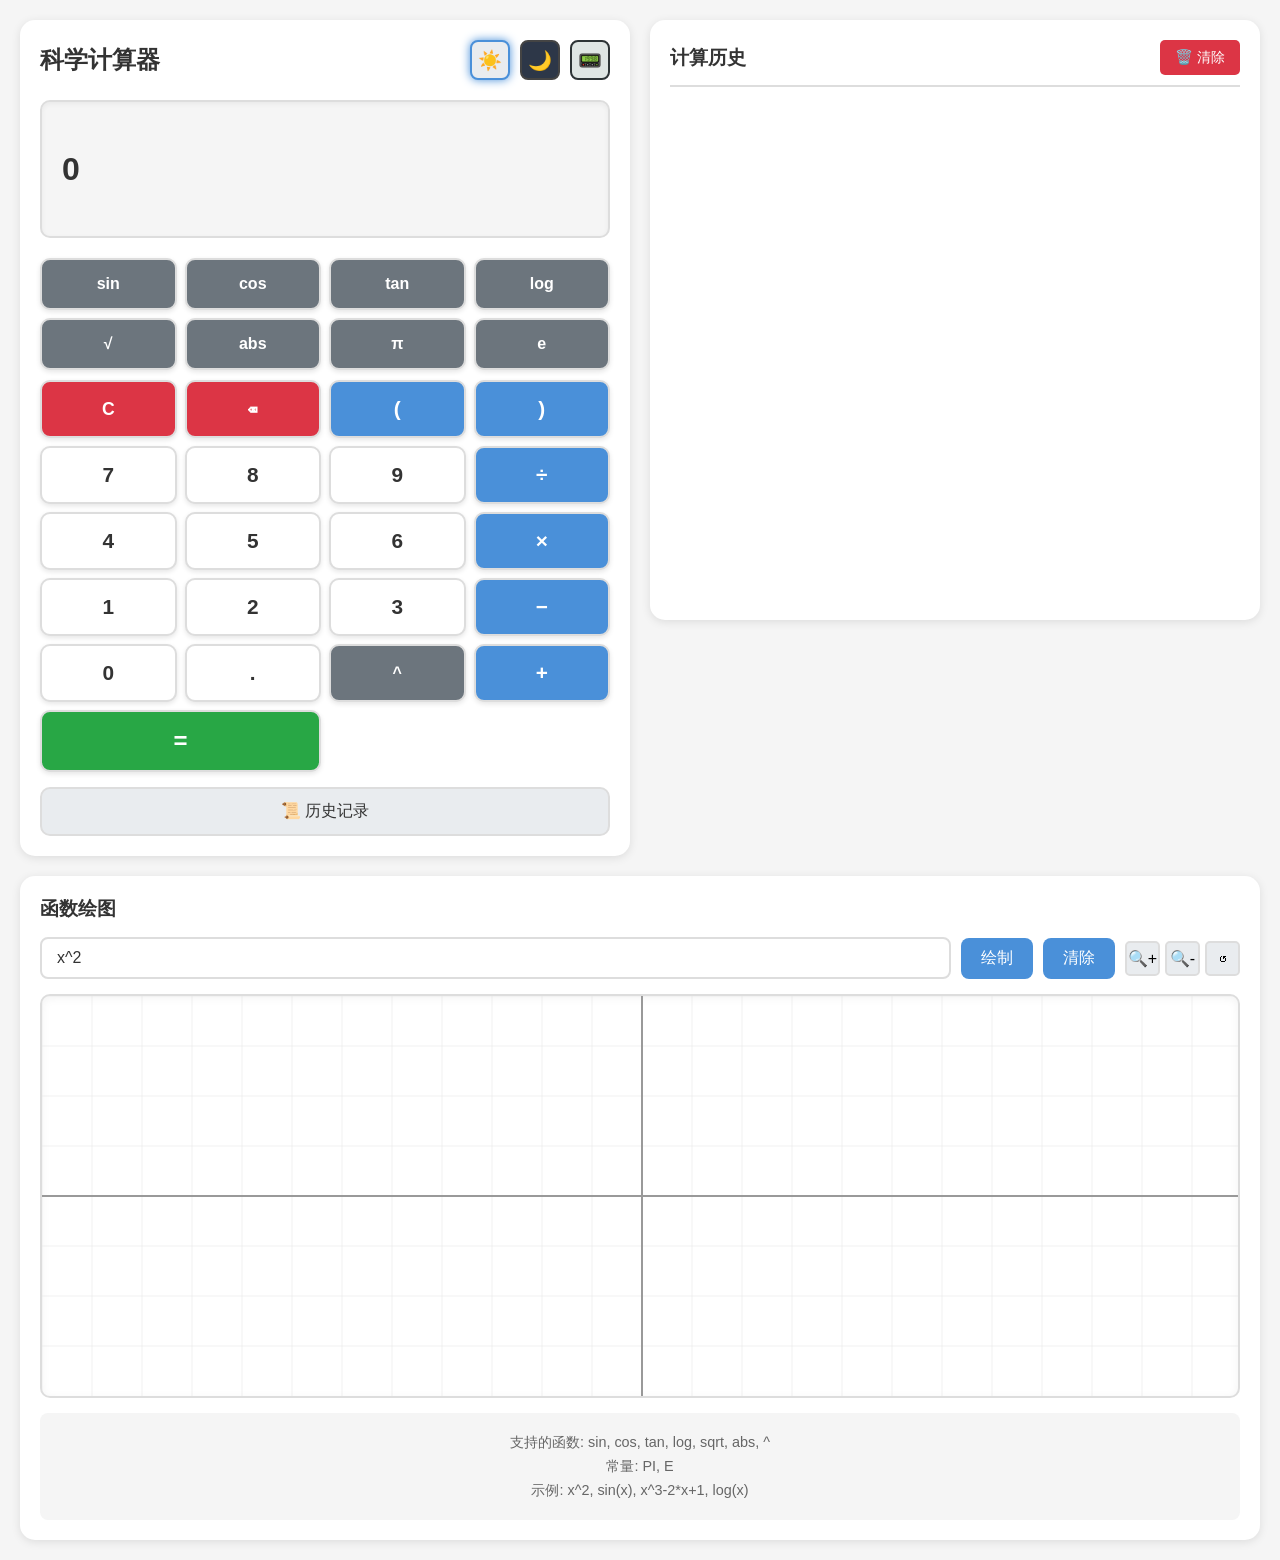
<file: index.html>
<!DOCTYPE html>
<html lang="zh-CN">
<head>
    <meta charset="UTF-8">
    <meta name="viewport" content="width=device-width, initial-scale=1.0">
    <title>高级科学计算器</title>
    <link rel="stylesheet" href="styles.css">
</head>
<body>
    <div class="app-container">
        <!-- 计算器主面板 -->
        <div class="calculator-panel">
            <div class="calculator-header">
                <h1>科学计算器</h1>
                <div class="theme-selector">
                    <button class="theme-btn" data-theme="light" title="浅色主题">☀️</button>
                    <button class="theme-btn" data-theme="dark" title="深色主题">🌙</button>
                    <button class="theme-btn" data-theme="retro" title="复古主题">📟</button>
                </div>
            </div>

            <div class="display">
                <div class="expression" id="expression"></div>
                <div class="result" id="result">0</div>
                <div class="error-message" id="error-message"></div>
            </div>

            <div class="keypad">
                <!-- 科学函数按钮 -->
                <div class="scientific-keys">
                    <button class="btn btn-sci" data-action="function" data-value="sin(">sin</button>
                    <button class="btn btn-sci" data-action="function" data-value="cos(">cos</button>
                    <button class="btn btn-sci" data-action="function" data-value="tan(">tan</button>
                    <button class="btn btn-sci" data-action="function" data-value="log(">log</button>
                    <button class="btn btn-sci" data-action="function" data-value="sqrt(">√</button>
                    <button class="btn btn-sci" data-action="function" data-value="abs(">abs</button>
                    <button class="btn btn-sci" data-action="constant" data-value="PI">π</button>
                    <button class="btn btn-sci" data-action="constant" data-value="E">e</button>
                </div>

                <!-- 基本运算按钮 -->
                <div class="basic-keys">
                    <button class="btn btn-clear" data-action="clear">C</button>
                    <button class="btn btn-clear" data-action="backspace">⌫</button>
                    <button class="btn btn-op" data-action="operator" data-value="(">(</button>
                    <button class="btn btn-op" data-action="operator" data-value=")">)</button>

                    <button class="btn btn-num" data-action="number" data-value="7">7</button>
                    <button class="btn btn-num" data-action="number" data-value="8">8</button>
                    <button class="btn btn-num" data-action="number" data-value="9">9</button>
                    <button class="btn btn-op" data-action="operator" data-value="/">÷</button>

                    <button class="btn btn-num" data-action="number" data-value="4">4</button>
                    <button class="btn btn-num" data-action="number" data-value="5">5</button>
                    <button class="btn btn-num" data-action="number" data-value="6">6</button>
                    <button class="btn btn-op" data-action="operator" data-value="*">×</button>

                    <button class="btn btn-num" data-action="number" data-value="1">1</button>
                    <button class="btn btn-num" data-action="number" data-value="2">2</button>
                    <button class="btn btn-num" data-action="number" data-value="3">3</button>
                    <button class="btn btn-op" data-action="operator" data-value="-">−</button>

                    <button class="btn btn-num" data-action="number" data-value="0">0</button>
                    <button class="btn btn-num" data-action="number" data-value=".">.</button>
                    <button class="btn btn-sci" data-action="operator" data-value="^">^</button>
                    <button class="btn btn-op" data-action="operator" data-value="+">+</button>

                    <button class="btn btn-equals" data-action="equals" colspan="2">=</button>
                </div>
            </div>

            <button class="toggle-history" id="toggle-history" title="切换历史记录">
                📜 历史记录
            </button>
        </div>

        <!-- 历史记录面板 -->
        <div class="history-panel" id="history-panel">
            <div class="history-header">
                <h2>计算历史</h2>
                <button class="btn-clear-history" id="clear-history" title="清除历史记录">🗑️ 清除</button>
            </div>
            <div class="history-list" id="history-list">
                <!-- 历史记录项将动态添加 -->
            </div>
        </div>

        <!-- 函数绘图面板 -->
        <div class="plotter-panel">
            <div class="plotter-header">
                <h2>函数绘图</h2>
            </div>
            <div class="plotter-controls">
                <input type="text" id="function-input" placeholder="输入函数，例如: x^2, sin(x), x^3-2*x+1" value="x^2">
                <button class="btn-plot" id="plot-btn">绘制</button>
                <button class="btn-plot" id="clear-plot-btn">清除</button>
                <div class="zoom-controls">
                    <button class="btn-zoom" data-zoom="in">🔍+</button>
                    <button class="btn-zoom" data-zoom="out">🔍-</button>
                    <button class="btn-zoom" data-zoom="reset">↺</button>
                </div>
            </div>
            <div class="canvas-container">
                <canvas id="plotter-canvas"></canvas>
            </div>
            <div class="plotter-info">
                <p>支持的函数: sin, cos, tan, log, sqrt, abs, ^</p>
                <p>常量: PI, E</p>
                <p>示例: x^2, sin(x), x^3-2*x+1, log(x)</p>
            </div>
        </div>
    </div>

    <script src="calculator.js"></script>
    <script src="plotter.js"></script>
    <script src="app.js"></script>
</body>
</html>
</file>
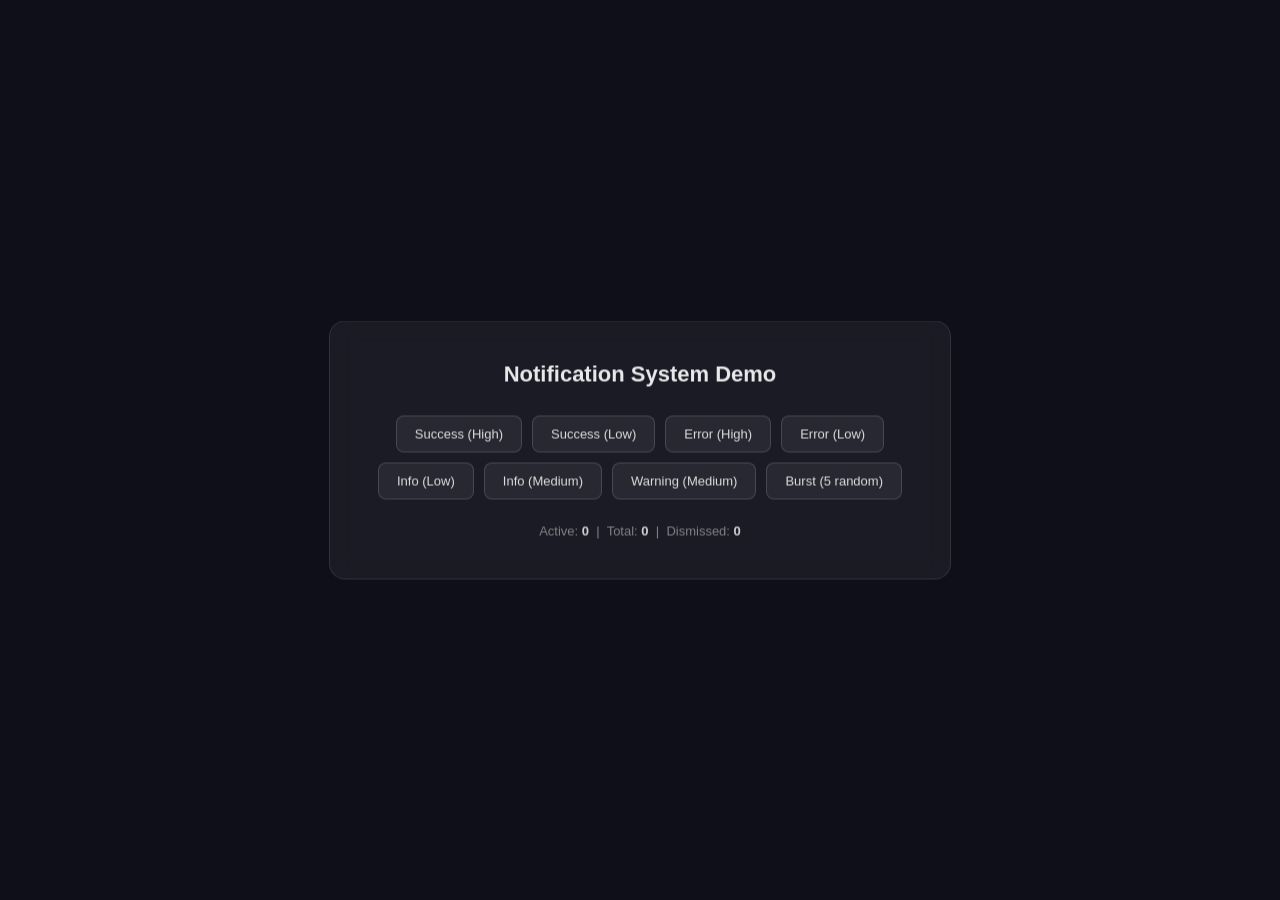
<file: 8a1/index.html>
<!DOCTYPE html>
<html lang="zh-CN">
<head>
  <meta charset="UTF-8">
  <meta name="viewport" content="width=device-width, initial-scale=1.0">
  <title>Interactive Notification System</title>
  <link rel="stylesheet" href="styles.css">
</head>
<body>
  <div id="notification-container"></div>

  <div class="demo-panel">
    <h2>Notification System Demo</h2>
    <div class="button-group">
      <button onclick="notify('success', 'Operation completed!', 'Your file has been saved successfully.', 'high')">
        Success (High)
      </button>
      <button onclick="notify('success', 'Quick update available', 'A minor update is ready.', 'low')">
        Success (Low)
      </button>
      <button onclick="notify('error', 'Connection failed', 'Unable to reach the server. Please try again later.', 'high')">
        Error (High)
      </button>
      <button onclick="notify('error', 'Minor issue', 'A non-critical error occurred.', 'low')">
        Error (Low)
      </button>
      <button onclick="notify('info', 'Did you know?', 'You can click any notification to dismiss it early.', 'low')">
        Info (Low)
      </button>
      <button onclick="notify('info', 'System maintenance scheduled', 'The system will be briefly unavailable at midnight.', 'medium')">
        Info (Medium)
      </button>
      <button onclick="notify('warning', 'Storage almost full', 'You have used 90% of your available storage.', 'medium')">
        Warning (Medium)
      </button>
      <button onclick="triggerBurst()">
        Burst (5 random)
      </button>
    </div>

    <div class="stats" id="stats">
      Active: <span id="stat-active">0</span> &nbsp;|&nbsp;
      Total: <span id="stat-total">0</span> &nbsp;|&nbsp;
      Dismissed: <span id="stat-dismissed">0</span>
    </div>
  </div>

  <script src="notify.js"></script>
</body>
</html>
</file>
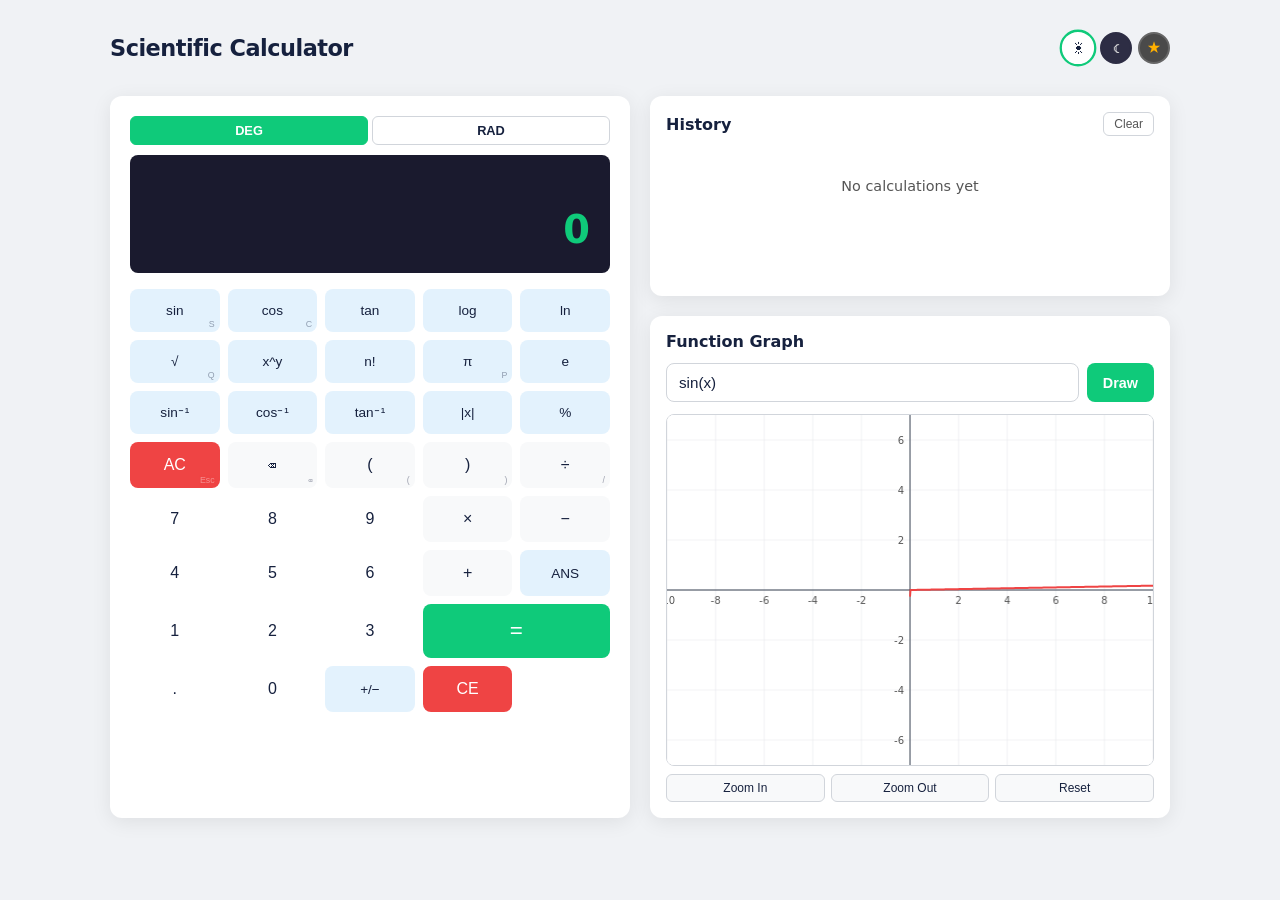
<file: aa1/index.html>
<!DOCTYPE html>
<html lang="zh-CN">
<head>
<meta charset="UTF-8">
<meta name="viewport" content="width=device-width, initial-scale=1.0">
<title>Advanced Scientific Calculator</title>
<style>
/* ========== CSS Variables / Themes ========== */
:root {
  --bg-primary: #f0f2f5;
  --bg-secondary: #ffffff;
  --bg-display: #1a1a2e;
  --text-primary: #16213e;
  --text-secondary: #555;
  --text-display: #0fca7a;
  --text-display-expr: #a0aec0;
  --btn-num: #ffffff;
  --btn-num-hover: #e8e8e8;
  --btn-op: #f8f9fa;
  --btn-op-hover: #e2e6ea;
  --btn-func: #e3f2fd;
  --btn-func-hover: #bbdefb;
  --btn-eq: #0fca7a;
  --btn-eq-hover: #0db06d;
  --btn-text: #16213e;
  --border-color: #d1d5db;
  --history-bg: #ffffff;
  --history-item: #f8f9fa;
  --canvas-bg: #ffffff;
  --grid-color: #e5e7eb;
  --axis-color: #374151;
  --graph-color: #ef4444;
  --shadow: 0 4px 20px rgba(0,0,0,0.08);
  --radius: 12px;
  --transition: 0.3s ease;
}

[data-theme="dark"] {
  --bg-primary: #0f0f1a;
  --bg-secondary: #1a1a2e;
  --bg-display: #16213e;
  --text-primary: #e0e0e0;
  --text-secondary: #a0a0b0;
  --text-display: #0fca7a;
  --text-display-expr: #718096;
  --btn-num: #2d2d44;
  --btn-num-hover: #3d3d5c;
  --btn-op: #252542;
  --btn-op-hover: #35355a;
  --btn-func: #1e3a5f;
  --btn-func-hover: #2a5080;
  --btn-eq: #0fca7a;
  --btn-eq-hover: #0db06d;
  --btn-text: #e0e0e0;
  --border-color: #2d2d44;
  --history-bg: #1a1a2e;
  --history-item: #252542;
  --canvas-bg: #1a1a2e;
  --grid-color: #2d2d44;
  --axis-color: #9ca3af;
  --graph-color: #38bdf8;
  --shadow: 0 4px 20px rgba(0,0,0,0.3);
}

[data-theme="retro"] {
  --bg-primary: #2c2c2c;
  --bg-secondary: #3c3c3c;
  --bg-display: #1a1a1a;
  --text-primary: #ffb000;
  --text-secondary: #cc9500;
  --text-display: #33ff33;
  --text-display-expr: #33cc33;
  --btn-num: #4a4a4a;
  --btn-num-hover: #5a5a5a;
  --btn-op: #555555;
  --btn-op-hover: #666666;
  --btn-func: #4a3a2a;
  --btn-func-hover: #5a4a3a;
  --btn-eq: #33aa33;
  --btn-eq-hover: #44bb44;
  --btn-text: #ffb000;
  --border-color: #666;
  --history-bg: #333;
  --history-item: #444;
  --canvas-bg: #111;
  --grid-color: #333;
  --axis-color: #ffb000;
  --graph-color: #33ff33;
  --shadow: 0 4px 20px rgba(0,0,0,0.5);
  --radius: 4px;
}

/* ========== Reset & Base ========== */
*, *::before, *::after { box-sizing: border-box; margin: 0; padding: 0; }

body {
  font-family: 'Segoe UI', system-ui, -apple-system, sans-serif;
  background: var(--bg-primary);
  color: var(--text-primary);
  min-height: 100vh;
  transition: background var(--transition), color var(--transition);
  overflow-x: hidden;
}

/* ========== App Layout ========== */
.app-container {
  max-width: 1100px;
  margin: 0 auto;
  padding: 20px;
  display: grid;
  grid-template-columns: 1fr 1fr;
  gap: 20px;
}

.app-header {
  grid-column: 1 / -1;
  display: flex;
  justify-content: space-between;
  align-items: center;
  padding: 12px 0;
}

.app-header h1 {
  font-size: 1.4rem;
  font-weight: 700;
  letter-spacing: -0.5px;
}

.theme-switcher {
  display: flex;
  gap: 6px;
  align-items: center;
}

.theme-btn {
  width: 32px;
  height: 32px;
  border-radius: 50%;
  border: 2px solid var(--border-color);
  cursor: pointer;
  transition: transform 0.2s, border-color 0.2s;
  display: flex;
  align-items: center;
  justify-content: center;
  font-size: 14px;
  background: var(--btn-num);
  color: var(--text-primary);
}

.theme-btn:hover, .theme-btn.active {
  border-color: var(--btn-eq);
  transform: scale(1.15);
}

/* ========== Calculator Panel ========== */
.calc-panel {
  background: var(--bg-secondary);
  border-radius: var(--radius);
  box-shadow: var(--shadow);
  padding: 20px;
  transition: background var(--transition);
}

/* Display */
.calc-display {
  background: var(--bg-display);
  border-radius: 8px;
  padding: 20px;
  margin-bottom: 16px;
  min-height: 110px;
  display: flex;
  flex-direction: column;
  justify-content: flex-end;
  position: relative;
  overflow: hidden;
}

.calc-display .expression {
  font-size: 1rem;
  color: var(--text-display-expr);
  text-align: right;
  word-break: break-all;
  min-height: 24px;
  margin-bottom: 8px;
}

.calc-display .result {
  font-size: 2.4rem;
  font-weight: 700;
  color: var(--text-display);
  text-align: right;
  word-break: break-all;
  line-height: 1.2;
  transition: color 0.2s;
}

.calc-display .result.error {
  color: #ef4444;
  font-size: 1.4rem;
}

.calc-display .result.preview {
  opacity: 0.5;
  font-size: 1.6rem;
}

/* Buttons Grid */
.calc-buttons {
  display: grid;
  grid-template-columns: repeat(5, 1fr);
  gap: 8px;
}

.calc-btn {
  font-size: 1rem;
  font-weight: 500;
  padding: 14px 8px;
  border: none;
  border-radius: 8px;
  cursor: pointer;
  transition: all 0.15s ease;
  background: var(--btn-num);
  color: var(--btn-text);
  user-select: none;
  -webkit-user-select: none;
  position: relative;
  overflow: hidden;
}

.calc-btn:hover { background: var(--btn-num-hover); transform: translateY(-1px); }
.calc-btn:active { transform: translateY(1px); }

.calc-btn.op { background: var(--btn-op); }
.calc-btn.op:hover { background: var(--btn-op-hover); }

.calc-btn.func { background: var(--btn-func); font-size: 0.85rem; }
.calc-btn.func:hover { background: var(--btn-func-hover); }

.calc-btn.equals {
  background: var(--btn-eq);
  color: #fff;
  font-size: 1.4rem;
  grid-column: span 2;
}
.calc-btn.equals:hover { background: var(--btn-eq-hover); }

.calc-btn.clear { background: #ef4444; color: #fff; }
.calc-btn.clear:hover { background: #dc2626; }

.calc-btn.wide { grid-column: span 2; }

.calc-btn .key-hint {
  position: absolute;
  bottom: 3px;
  right: 5px;
  font-size: 0.55rem;
  opacity: 0.4;
}

/* ========== Side Panel ========== */
.side-panel {
  display: flex;
  flex-direction: column;
  gap: 20px;
}

/* History */
.history-panel {
  background: var(--bg-secondary);
  border-radius: var(--radius);
  box-shadow: var(--shadow);
  padding: 16px;
  flex: 1;
  min-height: 200px;
  max-height: 400px;
  display: flex;
  flex-direction: column;
  transition: background var(--transition);
}

.history-panel h3 {
  font-size: 1rem;
  margin-bottom: 12px;
  display: flex;
  justify-content: space-between;
  align-items: center;
}

.history-clear {
  background: none;
  border: 1px solid var(--border-color);
  color: var(--text-secondary);
  padding: 4px 10px;
  border-radius: 6px;
  cursor: pointer;
  font-size: 0.75rem;
  transition: all 0.2s;
}

.history-clear:hover { background: var(--btn-op); }

.history-list {
  flex: 1;
  overflow-y: auto;
  display: flex;
  flex-direction: column;
  gap: 6px;
}

.history-list::-webkit-scrollbar { width: 5px; }
.history-list::-webkit-scrollbar-track { background: transparent; }
.history-list::-webkit-scrollbar-thumb { background: var(--border-color); border-radius: 3px; }

.history-item {
  background: var(--history-item);
  border-radius: 8px;
  padding: 10px 12px;
  cursor: pointer;
  transition: background 0.2s;
  animation: slideIn 0.2s ease;
}

@keyframes slideIn {
  from { opacity: 0; transform: translateY(-8px); }
  to { opacity: 1; transform: translateY(0); }
}

.history-item:hover { background: var(--btn-func); }

.history-item .hist-expr {
  font-size: 0.8rem;
  color: var(--text-secondary);
  margin-bottom: 2px;
}

.history-item .hist-result {
  font-size: 1.1rem;
  font-weight: 600;
  color: var(--btn-eq);
}

.history-empty {
  color: var(--text-secondary);
  text-align: center;
  padding: 30px 0;
  font-size: 0.9rem;
}

/* ========== Graph Panel ========== */
.graph-panel {
  background: var(--bg-secondary);
  border-radius: var(--radius);
  box-shadow: var(--shadow);
  padding: 16px;
  transition: background var(--transition);
}

.graph-panel h3 {
  font-size: 1rem;
  margin-bottom: 12px;
}

.graph-input-row {
  display: flex;
  gap: 8px;
  margin-bottom: 12px;
}

.graph-input {
  flex: 1;
  padding: 10px 12px;
  border: 1px solid var(--border-color);
  border-radius: 8px;
  background: var(--btn-num);
  color: var(--text-primary);
  font-size: 0.95rem;
  outline: none;
  transition: border-color 0.2s;
}

.graph-input:focus { border-color: var(--btn-eq); }

.graph-draw-btn {
  padding: 10px 16px;
  background: var(--btn-eq);
  color: #fff;
  border: none;
  border-radius: 8px;
  cursor: pointer;
  font-size: 0.9rem;
  font-weight: 600;
  transition: background 0.2s;
  white-space: nowrap;
}

.graph-draw-btn:hover { background: var(--btn-eq-hover); }

.graph-canvas-wrapper {
  border-radius: 8px;
  overflow: hidden;
  border: 1px solid var(--border-color);
  position: relative;
}

.graph-canvas {
  display: block;
  width: 100%;
  background: var(--canvas-bg);
  cursor: crosshair;
}

.graph-coords {
  position: absolute;
  top: 8px;
  left: 8px;
  font-size: 0.7rem;
  color: var(--text-secondary);
  background: var(--bg-secondary);
  padding: 3px 8px;
  border-radius: 4px;
  pointer-events: none;
  opacity: 0;
  transition: opacity 0.2s;
}

.graph-canvas-wrapper:hover .graph-coords { opacity: 1; }

.graph-controls {
  display: flex;
  gap: 6px;
  margin-top: 8px;
}

.graph-ctrl-btn {
  flex: 1;
  padding: 6px;
  background: var(--btn-op);
  color: var(--text-primary);
  border: 1px solid var(--border-color);
  border-radius: 6px;
  cursor: pointer;
  font-size: 0.75rem;
  transition: all 0.2s;
}

.graph-ctrl-btn:hover { background: var(--btn-op-hover); }

/* ========== Mode toggle (RAD/DEG) ========== */
.mode-toggle {
  display: flex;
  gap: 4px;
  margin-bottom: 10px;
}

.mode-btn {
  flex: 1;
  padding: 6px;
  border: 1px solid var(--border-color);
  border-radius: 6px;
  background: var(--btn-num);
  color: var(--text-primary);
  cursor: pointer;
  font-size: 0.8rem;
  font-weight: 600;
  transition: all 0.2s;
}

.mode-btn.active {
  background: var(--btn-eq);
  color: #fff;
  border-color: var(--btn-eq);
}

/* ========== Toast Notifications ========== */
.toast-container {
  position: fixed;
  top: 20px;
  right: 20px;
  z-index: 1000;
  display: flex;
  flex-direction: column;
  gap: 8px;
}

.toast {
  background: var(--bg-secondary);
  border: 1px solid var(--border-color);
  border-left: 4px solid #ef4444;
  border-radius: 8px;
  padding: 12px 16px;
  box-shadow: 0 4px 12px rgba(0,0,0,0.15);
  animation: toastIn 0.3s ease, toastOut 0.3s ease 2.7s forwards;
  font-size: 0.9rem;
  max-width: 320px;
}

.toast.success { border-left-color: var(--btn-eq); }

@keyframes toastIn {
  from { opacity: 0; transform: translateX(50px); }
  to { opacity: 1; transform: translateX(0); }
}

@keyframes toastOut {
  from { opacity: 1; transform: translateX(0); }
  to { opacity: 0; transform: translateX(50px); }
}

/* ========== Responsive ========== */
@media (max-width: 860px) {
  .app-container {
    grid-template-columns: 1fr;
    max-width: 500px;
  }
  .calc-buttons { grid-template-columns: repeat(5, 1fr); gap: 6px; }
  .calc-btn { padding: 12px 6px; font-size: 0.9rem; }
  .calc-display .result { font-size: 2rem; }
  .history-panel { max-height: 300px; }
}

@media (max-width: 400px) {
  .app-container { padding: 10px; }
  .calc-btn { padding: 10px 4px; font-size: 0.8rem; }
  .calc-btn.func { font-size: 0.72rem; }
  .calc-display .result { font-size: 1.6rem; }
  .calc-btn .key-hint { display: none; }
}
</style>
</head>
<body>

<div class="toast-container" id="toastContainer"></div>

<div class="app-container">
  <!-- Header -->
  <header class="app-header">
    <h1>Scientific Calculator</h1>
    <div class="theme-switcher">
      <button class="theme-btn active" data-theme="light" title="Light">&#9728;</button>
      <button class="theme-btn" data-theme="dark" title="Dark">&#9790;</button>
      <button class="theme-btn" data-theme="retro" title="Retro">&#9733;</button>
    </div>
  </header>

  <!-- Calculator -->
  <section class="calc-panel" aria-label="Calculator">
    <!-- Mode Toggle -->
    <div class="mode-toggle">
      <button class="mode-btn active" data-mode="deg">DEG</button>
      <button class="mode-btn" data-mode="rad">RAD</button>
    </div>

    <!-- Display -->
    <div class="calc-display">
      <div class="expression" id="expression"></div>
      <div class="result" id="result">0</div>
    </div>

    <!-- Buttons -->
    <div class="calc-buttons" id="calcButtons">
      <!-- Row 1: Scientific -->
      <button class="calc-btn func" data-action="func" data-value="sin(">sin<span class="key-hint">S</span></button>
      <button class="calc-btn func" data-action="func" data-value="cos(">cos<span class="key-hint">C</span></button>
      <button class="calc-btn func" data-action="func" data-value="tan(">tan</button>
      <button class="calc-btn func" data-action="func" data-value="log(">log</button>
      <button class="calc-btn func" data-action="func" data-value="ln(">ln</button>

      <!-- Row 2: Scientific -->
      <button class="calc-btn func" data-action="func" data-value="sqrt(">√<span class="key-hint">Q</span></button>
      <button class="calc-btn func" data-action="insert" data-value="^">x^y</button>
      <button class="calc-btn func" data-action="insert" data-value="!">n!</button>
      <button class="calc-btn func" data-action="insert" data-value="π">π<span class="key-hint">P</span></button>
      <button class="calc-btn func" data-action="insert" data-value="e">e</button>

      <!-- Row 3: Scientific -->
      <button class="calc-btn func" data-action="func" data-value="asin(">sin⁻¹</button>
      <button class="calc-btn func" data-action="func" data-value="acos(">cos⁻¹</button>
      <button class="calc-btn func" data-action="func" data-value="atan(">tan⁻¹</button>
      <button class="calc-btn func" data-action="func" data-value="abs(">|x|</button>
      <button class="calc-btn func" data-action="insert" data-value="%">%</button>

      <!-- Row 4: Clear / Paren -->
      <button class="calc-btn clear" data-action="clear">AC<span class="key-hint">Esc</span></button>
      <button class="calc-btn op" data-action="backspace">&#9003;&#xFE0E;<span class="key-hint">⌫</span></button>
      <button class="calc-btn op" data-action="insert" data-value="(">(<span class="key-hint">(</span></button>
      <button class="calc-btn op" data-action="insert" data-value=")">)<span class="key-hint">)</span></button>
      <button class="calc-btn op" data-action="insert" data-value="÷">÷<span class="key-hint">/</span></button>

      <!-- Row 5 -->
      <button class="calc-btn" data-action="insert" data-value="7">7</button>
      <button class="calc-btn" data-action="insert" data-value="8">8</button>
      <button class="calc-btn" data-action="insert" data-value="9">9</button>
      <button class="calc-btn op" data-action="insert" data-value="×">×</button>
      <button class="calc-btn op" data-action="insert" data-value="-">−</button>

      <!-- Row 6 -->
      <button class="calc-btn" data-action="insert" data-value="4">4</button>
      <button class="calc-btn" data-action="insert" data-value="5">5</button>
      <button class="calc-btn" data-action="insert" data-value="6">6</button>
      <button class="calc-btn op" data-action="insert" data-value="+">+</button>
      <button class="calc-btn func" data-action="insert" data-value="ANS">ANS</button>

      <!-- Row 7 -->
      <button class="calc-btn" data-action="insert" data-value="1">1</button>
      <button class="calc-btn" data-action="insert" data-value="2">2</button>
      <button class="calc-btn" data-action="insert" data-value="3">3</button>
      <button class="calc-btn equals wide" data-action="evaluate">=</button>

      <!-- Row 8 -->
      <button class="calc-btn" data-action="insert" data-value=".">.</button>
      <button class="calc-btn" data-action="insert" data-value="0">0</button>
      <button class="calc-btn func" data-action="negate">+/−</button>
      <button class="calc-btn clear" data-action="ce">CE</button>
    </div>
  </section>

  <!-- Side Panel -->
  <div class="side-panel">
    <!-- History -->
    <section class="history-panel" aria-label="Calculation History">
      <h3>
        History
        <button class="history-clear" id="clearHistory">Clear</button>
      </h3>
      <div class="history-list" id="historyList">
        <div class="history-empty">No calculations yet</div>
      </div>
    </section>

    <!-- Graph -->
    <section class="graph-panel" aria-label="Function Graph">
      <h3>Function Graph</h3>
      <div class="graph-input-row">
        <input type="text" class="graph-input" id="graphInput" placeholder="e.g. x^2, sin(x), x^3-2*x" value="sin(x)">
        <button class="graph-draw-btn" id="drawGraphBtn">Draw</button>
      </div>
      <div class="graph-canvas-wrapper">
        <canvas class="graph-canvas" id="graphCanvas" width="500" height="350"></canvas>
        <div class="graph-coords" id="graphCoords">x: 0, y: 0</div>
      </div>
      <div class="graph-controls">
        <button class="graph-ctrl-btn" id="zoomIn">Zoom In</button>
        <button class="graph-ctrl-btn" id="zoomOut">Zoom Out</button>
        <button class="graph-ctrl-btn" id="resetView">Reset</button>
      </div>
    </section>
  </div>
</div>

<script>
/* ================================================================
   SHUNTING-YARD ALGORITHM + SCIENTIFIC CALCULATOR ENGINE
   ================================================================ */

const CalcEngine = (() => {
  let angleMode = 'deg'; // 'deg' or 'rad'
  let lastAnswer = 0;

  // Operator metadata: precedence and associativity
  const OPERATORS = {
    '+':  { prec: 1, assoc: 'L' },
    '-':  { prec: 1, assoc: 'L' },
    '×':  { prec: 2, assoc: 'L' },
    '÷':  { prec: 2, assoc: 'L' },
    '%':  { prec: 3, assoc: 'L' },
    '^':  { prec: 4, assoc: 'R' },
    '!':  { prec: 5, assoc: 'L' },
  };

  const FUNCTIONS = ['sin','cos','tan','asin','acos','atan','log','ln','sqrt','abs'];

  // ---------- Tokenizer ----------
  function tokenize(input) {
    const tokens = [];
    let i = 0;
    while (i < input.length) {
      const ch = input[i];

      if (/\s/.test(ch)) { i++; continue; }

      // Numbers (including decimals)
      if (/\d/.test(ch) || (ch === '.' && /\d/.test(input[i + 1]))) {
        let num = '';
        while (i < input.length && (/\d/.test(input[i]) || input[i] === '.')) {
          num += input[i++];
        }
        tokens.push({ type: 'NUMBER', value: num });
        continue;
      }

      // Named functions or constants
      if (/[a-zA-Z]/.test(ch)) {
        let name = '';
        while (i < input.length && /[a-zA-Z]/.test(input[i])) {
          name += input[i++];
        }
        name = name.toLowerCase();
        if (name === 'pi') {
          tokens.push({ type: 'NUMBER', value: String(Math.PI) });
        } else if (name === 'ans') {
          tokens.push({ type: 'NUMBER', value: String(lastAnswer) });
        } else if (FUNCTIONS.includes(name)) {
          tokens.push({ type: 'FUNC', value: name });
        } else if (name === 'e' && ! FUNCTIONS.includes(name)) {
          tokens.push({ type: 'NUMBER', value: String(Math.E) });
        }
        continue;
      }

      // Explicit π and e constants (unicode)
      if (ch === 'π') { tokens.push({ type: 'NUMBER', value: String(Math.PI) }); i++; continue; }

      // Operators
      if (OPERATORS.hasOwnProperty(ch)) {
        tokens.push({ type: 'OP', value: ch });
        i++;
        continue;
      }

      // Parentheses
      if (ch === '(') { tokens.push({ type: 'LPAREN', value: '(' }); i++; continue; }
      if (ch === ')') { tokens.push({ type: 'RPAREN', value: ')' }); i++; continue; }

      // Implicit multiplication: 2( => 2×(
      if (ch === '×' || ch === '*') { tokens.push({ type: 'OP', value: '×' }); i++; continue; }
      if (ch === '/' || ch === '÷') { tokens.push({ type: 'OP', value: '÷' }); i++; continue; }

      throw new Error(`Unknown character: '${ch}'`);
    }
    return tokens;
  }

  // ---------- Shunting-Yard: Infix → RPN (Postfix) ----------
  function shuntingYard(tokens) {
    const output = [];
    const opStack = [];

    for (const token of tokens) {
      switch (token.type) {
        case 'NUMBER':
          output.push(token);
          break;

        case 'FUNC':
          opStack.push(token);
          break;

        case 'OP':
          const op = OPERATORS[token.value];
          while (opStack.length > 0) {
            const top = opStack[opStack.length - 1];
            if (top.type === 'FUNC') {
              output.push(opStack.pop());
            } else if (top.type === 'OP' && top.value !== '(' &&
              ((op.assoc === 'L' && op.prec <= OPERATORS[top.value].prec) ||
               (op.assoc === 'R' && op.prec < OPERATORS[top.value].prec))) {
              output.push(opStack.pop());
            } else {
              break;
            }
          }
          opStack.push(token);
          break;

        case 'LPAREN':
          opStack.push(token);
          break;

        case 'RPAREN':
          while (opStack.length > 0 && opStack[opStack.length - 1].value !== '(') {
            output.push(opStack.pop());
          }
          if (opStack.length === 0) throw new Error('Mismatched parentheses');
          opStack.pop(); // discard '('
          if (opStack.length > 0 && opStack[opStack.length - 1].type === 'FUNC') {
            output.push(opStack.pop());
          }
          break;
      }
    }

    while (opStack.length > 0) {
      const top = opStack.pop();
      if (top.value === '(' || top.value === ')') throw new Error('Mismatched parentheses');
      output.push(top);
    }

    return output;
  }

  // ---------- RPN Evaluator ----------
  function evalRPN(rpn) {
    const stack = [];

    for (const token of rpn) {
      if (token.type === 'NUMBER') {
        stack.push(parseFloat(token.value));
      } else if (token.type === 'FUNC') {
        const a = stack.pop();
        stack.push(applyFunction(token.value, a));
      } else if (token.type === 'OP') {
        if (token.value === '!') {
          const a = stack.pop();
          stack.push(factorial(a));
        } else {
          const b = stack.pop();
          const a = stack.pop();
          stack.push(applyOperator(token.value, a, b));
        }
      }
    }

    if (stack.length !== 1) throw new Error('Invalid expression');
    return stack[0];
  }

  // ---------- Apply Function ----------
  function toRad(deg) { return deg * Math.PI / 180; }
  function toDeg(rad) { return rad * 180 / Math.PI; }

  function applyFunction(name, a) {
    if (Number.isNaN(a)) throw new Error('Invalid input');
    switch (name) {
      case 'sin':  return Math.sin(angleMode === 'deg' ? toRad(a) : a);
      case 'cos':  return Math.cos(angleMode === 'deg' ? toRad(a) : a);
      case 'tan': {
        const val = angleMode === 'deg' ? toRad(a) : a;
        const cosVal = Math.cos(val);
        if (Math.abs(cosVal) < 1e-12) throw new Error('tan(undefined) — value is undefined');
        return Math.tan(val);
      }
      case 'asin': {
        if (a < -1 || a > 1) throw new Error('asin: domain is [-1, 1]');
        const r = Math.asin(a);
        return angleMode === 'deg' ? toDeg(r) : r;
      }
      case 'acos': {
        if (a < -1 || a > 1) throw new Error('acos: domain is [-1, 1]');
        const r = Math.acos(a);
        return angleMode === 'deg' ? toDeg(r) : r;
      }
      case 'atan': {
        const r = Math.atan(a);
        return angleMode === 'deg' ? toDeg(r) : r;
      }
      case 'log': {
        if (a <= 0) throw new Error('log: domain is (0, ∞)');
        return Math.log10(a);
      }
      case 'ln': {
        if (a <= 0) throw new Error('ln: domain is (0, ∞)');
        return Math.log(a);
      }
      case 'sqrt': {
        if (a < 0) throw new Error('sqrt: domain is [0, ∞)');
        return Math.sqrt(a);
      }
      case 'abs': return Math.abs(a);
      default: throw new Error(`Unknown function: ${name}`);
    }
  }

  // ---------- Apply Operator ----------
  function applyOperator(op, a, b) {
    switch (op) {
      case '+': return a + b;
      case '-': return a - b;
      case '×': return a * b;
      case '÷': {
        if (b === 0) throw new Error('Division by zero');
        return a / b;
      }
      case '%': return a % b;
      case '^': {
        const result = Math.pow(a, b);
        if (!isFinite(result)) throw new Error('Result is not finite');
        return result;
      }
      default: throw new Error(`Unknown operator: ${op}`);
    }
  }

  // ---------- Factorial ----------
  function factorial(n) {
    if (n < 0) throw new Error('Factorial of negative number');
    if (n !== Math.floor(n)) throw new Error('Factorial requires integer');
    if (n > 170) throw new Error('Factorial result too large');
    let result = 1;
    for (let i = 2; i <= n; i++) result *= i;
    return result;
  }

  // ---------- Public API ----------
  function evaluate(input) {
    const tokens = tokenize(input);
    const rpn = shuntingYard(tokens);
    const result = evalRPN(rpn);
    lastAnswer = result;
    return result;
  }

  function tryEvaluate(input) {
    try {
      const result = evaluate(input);
      return { success: true, value: result };
    } catch (e) {
      return { success: false, error: e.message };
    }
  }

  function setAngleMode(mode) {
    angleMode = mode;
  }

  function getAngleMode() {
    return angleMode;
  }

  // Evaluate a math expression for graphing (always radians, with x variable)
  function evaluateGraph(expr, xVal) {
    const substituted = expr.replace(/x/gi, `(${xVal})`);
    return tryEvaluate(substituted);
  }

  return { evaluate, tryEvaluate, setAngleMode, getAngleMode, evaluateGraph, getLastAnswer: () => lastAnswer };
})();


/* ================================================================
   UI CONTROLLER
   ================================================================ */

const UI = (() => {
  const expressionEl = document.getElementById('expression');
  const resultEl    = document.getElementById('result');
  const historyList = document.getElementById('historyList');
  const history     = [];

  let currentInput = '';
  let isNewResult  = true; // after pressing =, next digit starts fresh

  function updateDisplay() {
    expressionEl.textContent = currentInput;
    if (!currentInput) {
      resultEl.textContent = '0';
      resultEl.className = 'result';
    }
  }

  function insert(value) {
    if (isNewResult && !['+','-','×','÷','^','%'].includes(value)) {
      currentInput = '';
      isNewResult = false;
      resultEl.className = 'result';
    }
    isNewResult = false;
    currentInput += value;
    updateDisplay();
    // Live preview
    previewResult();
  }

  function insertFunc(value) {
    if (isNewResult) {
      currentInput = '';
      isNewResult = false;
      resultEl.className = 'result';
    }
    currentInput += value;
    updateDisplay();
  }

  function clear() {
    currentInput = '';
    isNewResult = true;
    resultEl.textContent = '0';
    resultEl.className = 'result';
    expressionEl.textContent = '';
  }

  function ce() {
    // Clear last entry (number or function)
    const funcPattern = /(?:sin|cos|tan|asin|acos|atan|log|ln|sqrt|abs)\($/;
    if (funcPattern.test(currentInput)) {
      currentInput = currentInput.replace(funcPattern, '');
    } else {
      currentInput = currentInput.slice(0, -1);
    }
    updateDisplay();
    if (currentInput) previewResult();
    else { resultEl.textContent = '0'; resultEl.className = 'result'; }
  }

  function backspace() { ce(); }

  function negate() {
    if (!currentInput && lastAnswer !== 0) {
      currentInput = String(-lastAnswer);
      isNewResult = false;
      updateDisplay();
      return;
    }
    // Try to negate last number
    currentInput = currentInput.replace(/([\d.]+)$/, (m) => {
      if (m.startsWith('-') || m.startsWith('(-')) return m.replace(/^-/, '').replace(/^\(-/, '');
      return `(-${m})`;
    });
    updateDisplay();
    previewResult();
  }

  function evaluate() {
    if (!currentInput) return;
    // Auto-close parentheses
    let openCount = (currentInput.match(/\(/g) || []).length;
    let closeCount = (currentInput.match(/\)/g) || []).length;
    while (closeCount < openCount) {
      currentInput += ')';
      closeCount++;
    }
    updateDisplay();

    const res = CalcEngine.tryEvaluate(currentInput);
    if (res.success) {
      const rounded = parseFloat(res.value.toPrecision(12));
      const display = formatNumber(rounded);

      addHistory(currentInput, display);
      resultEl.textContent = display;
      resultEl.className = 'result';
      expressionEl.textContent = currentInput + ' =';
      currentInput = String(rounded);
      isNewResult = true;
    } else {
      resultEl.textContent = res.error;
      resultEl.className = 'result error';
      showToast(res.error);
    }
  }

  function previewResult() {
    // Try to evaluate current input for live preview
    let input = currentInput;
    let openCount = (input.match(/\(/g) || []).length;
    let closeCount = (input.match(/\)/g) || []).length;
    while (closeCount < openCount) {
      input += ')';
      closeCount++;
    }
    const res = CalcEngine.tryEvaluate(input);
    if (res.success) {
      const rounded = parseFloat(res.value.toPrecision(12));
      resultEl.textContent = formatNumber(rounded);
      resultEl.className = 'result preview';
    }
  }

  function formatNumber(n) {
    if (Number.isInteger(n) && Math.abs(n) < 1e15) return n.toLocaleString();
    const str = String(n);
    if (str.length > 14) return n.toExponential(8);
    return parseFloat(n.toPrecision(10)).toString();
  }

  function addHistory(expr, result) {
    history.unshift({ expr, result });
    if (history.length > 50) history.pop();
    renderHistory();
  }

  function renderHistory() {
    if (history.length === 0) {
      historyList.innerHTML = '<div class="history-empty">No calculations yet</div>';
      return;
    }
    historyList.innerHTML = history.map((h, i) => `
      <div class="history-item" data-index="${i}">
        <div class="hist-expr">${escapeHTML(h.expr)}</div>
        <div class="hist-result">= ${escapeHTML(h.result)}</div>
      </div>
    `).join('');
  }

  function escapeHTML(str) {
    const div = document.createElement('div');
    div.textContent = str;
    return div.innerHTML;
  }

  function clearHistory() {
    history.length = 0;
    renderHistory();
  }

  function handleHistoryClick(e) {
    const item = e.target.closest('.history-item');
    if (!item) return;
    const idx = parseInt(item.dataset.index);
    currentInput = history[idx].result.replace(/,/g, '');
    isNewResult = true;
    resultEl.textContent = history[idx].result;
    resultEl.className = 'result';
    expressionEl.textContent = history[idx].expr;
  }

  return { insert, insertFunc, clear, ce, backspace, negate, evaluate, renderHistory, clearHistory, handleHistoryClick };
})();


/* ================================================================
   THEME MANAGER
   ================================================================ */

document.querySelectorAll('.theme-btn').forEach(btn => {
  btn.addEventListener('click', () => {
    const theme = btn.dataset.theme;
    document.documentElement.setAttribute('data-theme', theme === 'light' ? '' : theme);
    document.querySelectorAll('.theme-btn').forEach(b => b.classList.remove('active'));
    btn.classList.add('active');
    // Re-draw graph with new theme colors
    GraphManager.redraw();
  });
});


/* ================================================================
   ANGLE MODE TOGGLE
   ================================================================ */

document.querySelectorAll('.mode-btn').forEach(btn => {
  btn.addEventListener('click', () => {
    document.querySelectorAll('.mode-btn').forEach(b => b.classList.remove('active'));
    btn.classList.add('active');
    CalcEngine.setAngleMode(btn.dataset.mode);
  });
});


/* ================================================================
   BUTTON HANDLERS
   ================================================================ */

document.getElementById('calcButtons').addEventListener('click', (e) => {
  const btn = e.target.closest('.calc-btn');
  if (!btn) return;
  const action = btn.dataset.action;
  const value  = btn.dataset.value;
  switch (action) {
    case 'insert':    UI.insert(value); break;
    case 'func':      UI.insertFunc(value); break;
    case 'clear':     UI.clear(); break;
    case 'ce':        UI.ce(); break;
    case 'backspace': UI.backspace(); break;
    case 'negate':    UI.negate(); break;
    case 'evaluate':  UI.evaluate(); break;
  }
});

document.getElementById('clearHistory').addEventListener('click', UI.clearHistory);
document.getElementById('historyList').addEventListener('click', UI.handleHistoryClick);


/* ================================================================
   KEYBOARD SUPPORT
   ================================================================ */

document.addEventListener('keydown', (e) => {
  // Skip if user is typing in graph input
  if (e.target.id === 'graphInput') return;

  const key = e.key;

  // Numbers
  if (/^[0-9]$/.test(key)) { UI.insert(key); return; }
  if (key === '.') { UI.insert('.'); return; }

  // Operators
  if (key === '+') { UI.insert('+'); return; }
  if (key === '-') { UI.insert('-'); return; }
  if (key === '*') { UI.insert('×'); return; }
  if (key === '/') { e.preventDefault(); UI.insert('÷'); return; }
  if (key === '%') { UI.insert('%'); return; }
  if (key === '^') { UI.insert('^'); return; }
  if (key === '!') { UI.insert('!'); return; }

  // Parentheses
  if (key === '(') { UI.insert('('); return; }
  if (key === ')') { UI.insert(')'); return; }

  // Enter / =
  if (key === 'Enter' || key === '=') { e.preventDefault(); UI.evaluate(); return; }

  // Backspace
  if (key === 'Backspace') { UI.backspace(); return; }

  // Escape → Clear
  if (key === 'Escape') { UI.clear(); return; }

  // Delete → CE
  if (key === 'Delete') { UI.ce(); return; }

  // Scientific functions
  if (key.toLowerCase() === 's') { UI.insertFunc('sin('); return; }
  if (key.toLowerCase() === 'c' && !e.ctrlKey && !e.metaKey) { UI.insertFunc('cos('); return; }
  if (key.toLowerCase() === 't') { UI.insertFunc('tan('); return; }
  if (key.toLowerCase() === 'l') { UI.insertFunc('log('); return; }
  if (key.toLowerCase() === 'n') { UI.insertFunc('ln('); return; }
  if (key.toLowerCase() === 'q') { UI.insertFunc('sqrt('); return; }
  if (key.toLowerCase() === 'p') { UI.insert('π'); return; }
});


/* ================================================================
   TOAST NOTIFICATIONS
   ================================================================ */

function showToast(message, type = 'error') {
  const container = document.getElementById('toastContainer');
  const toast = document.createElement('div');
  toast.className = `toast ${type}`;
  toast.textContent = message;
  container.appendChild(toast);
  setTimeout(() => toast.remove(), 3000);
}


/* ================================================================
   GRAPH MANAGER — HTML Canvas
   ================================================================ */

const GraphManager = (() => {
  const canvas  = document.getElementById('graphCanvas');
  const ctx     = canvas.getContext('2d');
  const input   = document.getElementById('graphInput');
  const coordsEl = document.getElementById('graphCoords');

  // View state
  let viewX = -10, viewX2 = 10;
  let viewY = -7, viewY2 = 7;
  let currentExpr = 'sin(x)';
  let isDragging = false;
  let dragStart = { x: 0, y: 0 };
  let dragViewStart = { x1: 0, x2: 0, y1: 0, y2: 0 };

  function resize() {
    const rect = canvas.parentElement.getBoundingClientRect();
    const dpr = window.devicePixelRatio || 1;
    canvas.width = rect.width * dpr;
    canvas.height = 350 * dpr;
    canvas.style.height = '350px';
    ctx.setTransform(dpr, 0, 0, dpr, 0, 0);
    draw();
  }

  function getThemeColor(varName) {
    return getComputedStyle(document.documentElement).getPropertyValue(varName).trim();
  }

  function draw() {
    const w = canvas.width / (window.devicePixelRatio || 1);
    const h = canvas.height / (window.devicePixelRatio || 1);
    const bgColor     = getThemeColor('--canvas-bg');
    const gridColor   = getThemeColor('--grid-color');
    const axisColor   = getThemeColor('--axis-color');
    const graphColor  = getThemeColor('--graph-color');
    const textColor   = getThemeColor('--text-secondary');

    // Background
    ctx.fillStyle = bgColor;
    ctx.fillRect(0, 0, w, h);

    const xRange = viewX2 - viewX;
    const yRange = viewY2 - viewY;

    function toCanvasX(x) { return (x - viewX) / xRange * w; }
    function toCanvasY(y) { return h - (y - viewY) / yRange * h; }
    function toMathX(cx) { return viewX + cx / w * xRange; }
    function toMathY(cy) { return viewY + (h - cy) / h * yRange; }

    // Grid lines
    ctx.strokeStyle = gridColor;
    ctx.lineWidth = 0.5;
    const gridStep = calcGridStep(xRange);
    ctx.beginPath();
    for (let x = Math.ceil(viewX / gridStep) * gridStep; x <= viewX2; x += gridStep) {
      const cx = toCanvasX(x);
      ctx.moveTo(cx, 0); ctx.lineTo(cx, h);
    }
    for (let y = Math.ceil(viewY / gridStep) * gridStep; y <= viewY2; y += gridStep) {
      const cy = toCanvasY(y);
      ctx.moveTo(0, cy); ctx.lineTo(w, cy);
    }
    ctx.stroke();

    // Axes
    ctx.strokeStyle = axisColor;
    ctx.lineWidth = 1;
    ctx.beginPath();
    // X axis
    if (viewY <= 0 && viewY2 >= 0) {
      const cy = toCanvasY(0);
      ctx.moveTo(0, cy); ctx.lineTo(w, cy);
    }
    // Y axis
    if (viewX <= 0 && viewX2 >= 0) {
      const cx = toCanvasX(0);
      ctx.moveTo(cx, 0); ctx.lineTo(cx, h);
    }
    ctx.stroke();

    // Axis labels
    ctx.fillStyle = textColor;
    ctx.font = '10px system-ui';
    ctx.textAlign = 'center';
    if (viewY <= 0 && viewY2 >= 0) {
      for (let x = Math.ceil(viewX / gridStep) * gridStep; x <= viewX2; x += gridStep) {
        if (Math.abs(x) < gridStep * 0.1) continue;
        const cx = toCanvasX(x);
        const cy = Math.min(Math.max(toCanvasY(0) + 14, 14), h - 4);
        ctx.fillText(formatAxisLabel(x), cx, cy);
      }
    }
    ctx.textAlign = 'right';
    if (viewX <= 0 && viewX2 >= 0) {
      for (let y = Math.ceil(viewY / gridStep) * gridStep; y <= viewY2; y += gridStep) {
        if (Math.abs(y) < gridStep * 0.1) continue;
        const cy = toCanvasY(y);
        const cx = Math.min(Math.max(toCanvasX(0) - 6, 30), w - 4);
        ctx.fillText(formatAxisLabel(y), cx, cy + 4);
      }
    }

    // Plot function
    if (currentExpr) {
      ctx.strokeStyle = graphColor;
      ctx.lineWidth = 2;
      ctx.lineJoin = 'round';
      ctx.beginPath();
      let penDown = false;
      const step = xRange / w * 0.5; // sub-pixel resolution

      for (let x = viewX; x <= viewX2; x += step) {
        // Substitute x into expression
        let expr = currentExpr.replace(/x/gi, `(${x})`);
        const res = CalcEngine.tryEvaluate(expr);
        if (res.success && isFinite(res.value)) {
          const cy = toCanvasY(res.value);
          if (cy >= -h && cy <= 2 * h) {
            if (!penDown) { ctx.moveTo(toCanvasX(x), cy); penDown = true; }
            else ctx.lineTo(toCanvasX(x), cy);
          } else {
            penDown = false;
          }
        } else {
          penDown = false;
        }
      }
      ctx.stroke();
    }
  }

  function calcGridStep(range) {
    const raw = range / 10;
    const mag = Math.pow(10, Math.floor(Math.log10(raw)));
    const norm = raw / mag;
    if (norm <= 1) return mag;
    if (norm <= 2) return 2 * mag;
    if (norm <= 5) return 5 * mag;
    return 10 * mag;
  }

  function formatAxisLabel(n) {
    if (Math.abs(n) >= 1000 || (Math.abs(n) < 0.01 && n !== 0)) return n.toExponential(1);
    return parseFloat(n.toPrecision(4)).toString();
  }

  function drawGraph() {
    currentExpr = input.value.trim();
    if (!currentExpr) return;
    draw();
  }

  function zoom(factor) {
    const cx = (viewX + viewX2) / 2;
    const cy = (viewY + viewY2) / 2;
    const xRange = (viewX2 - viewX) * factor;
    const yRange = (viewY2 - viewY) * factor;
    viewX = cx - xRange / 2;
    viewX2 = cx + xRange / 2;
    viewY = cy - yRange / 2;
    viewY2 = cy + yRange / 2;
    draw();
  }

  function reset() {
    viewX = -10; viewX2 = 10;
    viewY = -7;  viewY2 = 7;
    draw();
  }

  // Mouse interactions
  canvas.addEventListener('mousemove', (e) => {
    const rect = canvas.getBoundingClientRect();
    const cx = e.clientX - rect.left;
    const cy = e.clientY - rect.top;
    const w = rect.width;
    const h = rect.height;
    const mx = viewX + cx / w * (viewX2 - viewX);
    const my = viewY + (h - cy) / h * (viewY2 - viewY);
    coordsEl.textContent = `x: ${mx.toFixed(3)}, y: ${my.toFixed(3)}`;

    if (isDragging) {
      const dx = (e.clientX - dragStart.x) / rect.width * (dragViewStart.x2 - dragViewStart.x1);
      const dy = (e.clientY - dragStart.y) / rect.height * (dragViewStart.y2 - dragViewStart.y1);
      viewX  = dragViewStart.x1 - dx;
      viewX2 = dragViewStart.x2 - dx;
      viewY  = dragViewStart.y1 + dy;
      viewY2 = dragViewStart.y2 + dy;
      draw();
    }
  });

  canvas.addEventListener('mousedown', (e) => {
    isDragging = true;
    dragStart = { x: e.clientX, y: e.clientY };
    dragViewStart = { x1: viewX, x2: viewX2, y1: viewY, y2: viewY2 };
    canvas.style.cursor = 'grabbing';
  });

  window.addEventListener('mouseup', () => {
    isDragging = false;
    canvas.style.cursor = 'crosshair';
  });

  // Scroll to zoom
  canvas.addEventListener('wheel', (e) => {
    e.preventDefault();
    const factor = e.deltaY > 0 ? 1.1 : 0.9;
    zoom(factor);
  }, { passive: false });

  // Touch support
  let lastTouchDist = 0;
  canvas.addEventListener('touchstart', (e) => {
    if (e.touches.length === 1) {
      isDragging = true;
      dragStart = { x: e.touches[0].clientX, y: e.touches[0].clientY };
      dragViewStart = { x1: viewX, x2: viewX2, y1: viewY, y2: viewY2 };
    } else if (e.touches.length === 2) {
      isDragging = false;
      const dx = e.touches[0].clientX - e.touches[1].clientX;
      const dy = e.touches[0].clientY - e.touches[1].clientY;
      lastTouchDist = Math.sqrt(dx * dx + dy * dy);
    }
  }, { passive: true });

  canvas.addEventListener('touchmove', (e) => {
    e.preventDefault();
    if (e.touches.length === 1 && isDragging) {
      const rect = canvas.getBoundingClientRect();
      const dx = (e.touches[0].clientX - dragStart.x) / rect.width * (dragViewStart.x2 - dragViewStart.x1);
      const dy = (e.touches[0].clientY - dragStart.y) / rect.height * (dragViewStart.y2 - dragViewStart.y1);
      viewX  = dragViewStart.x1 - dx;
      viewX2 = dragViewStart.x2 - dx;
      viewY  = dragViewStart.y1 + dy;
      viewY2 = dragViewStart.y2 + dy;
      draw();
    } else if (e.touches.length === 2) {
      const dx = e.touches[0].clientX - e.touches[1].clientX;
      const dy = e.touches[0].clientY - e.touches[1].clientY;
      const dist = Math.sqrt(dx * dx + dy * dy);
      if (lastTouchDist > 0) {
        zoom(lastTouchDist / dist);
      }
      lastTouchDist = dist;
    }
  }, { passive: false });

  canvas.addEventListener('touchend', () => {
    isDragging = false;
    lastTouchDist = 0;
  });

  // Buttons
  document.getElementById('drawGraphBtn').addEventListener('click', drawGraph);
  document.getElementById('zoomIn').addEventListener('click', () => zoom(0.7));
  document.getElementById('zoomOut').addEventListener('click', () => zoom(1.4));
  document.getElementById('resetView').addEventListener('click', reset);

  // Enter to draw graph
  input.addEventListener('keydown', (e) => {
    if (e.key === 'Enter') drawGraph();
  });

  window.addEventListener('resize', resize);

  // Init
  resize();

  return { redraw: draw, resize };
})();


/* ================================================================
   INIT
   ================================================================ */
UI.renderHistory();
</script>
</body>
</html>
</file>
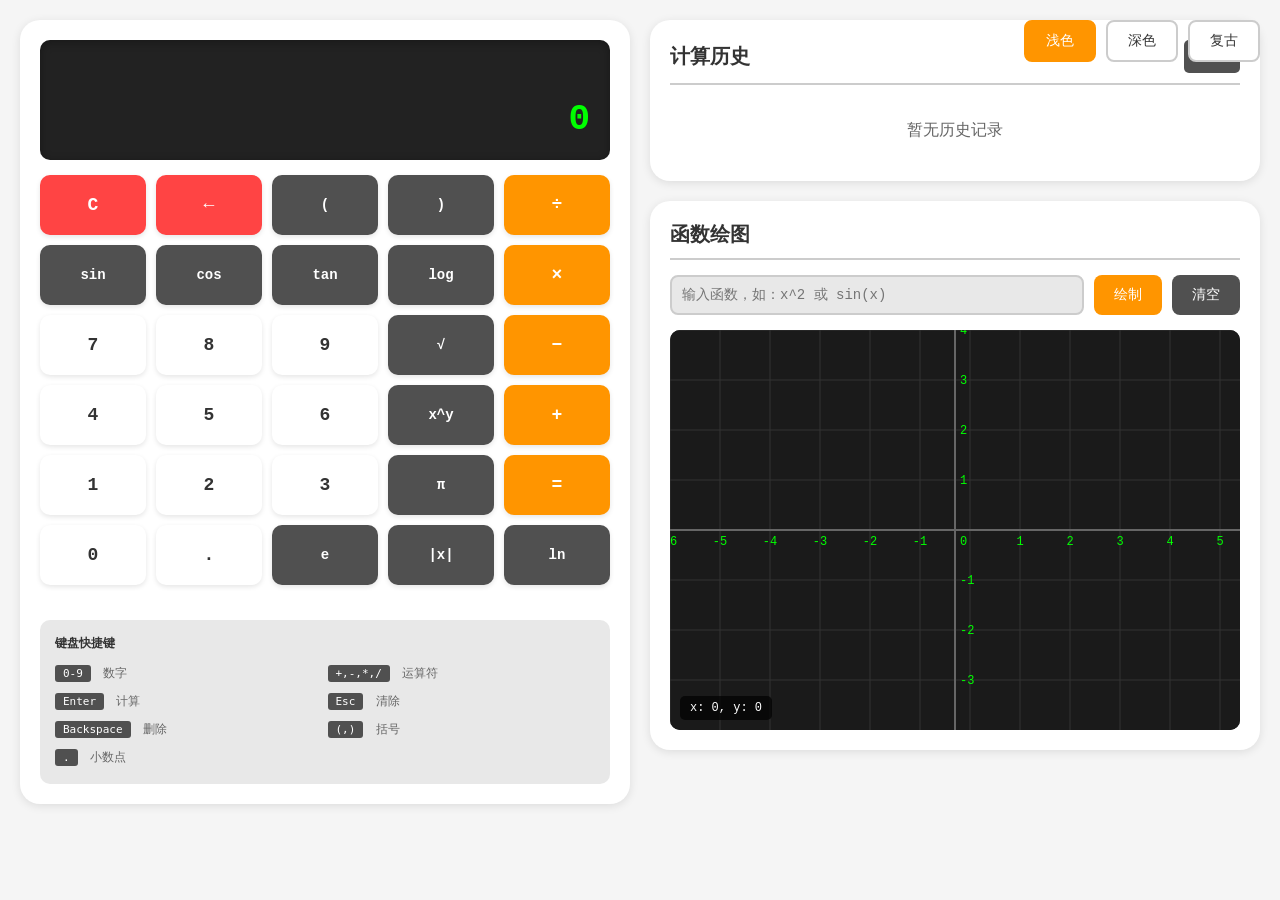
<file: calculator.html>
<!DOCTYPE html>
<html lang="zh-CN">
<head>
    <meta charset="UTF-8">
    <meta name="viewport" content="width=device-width, initial-scale=1.0">
    <title>高级科学计算器</title>
    <style>
        :root {
            /* 浅色主题 */
            --bg-primary: #f5f5f5;
            --bg-secondary: #ffffff;
            --bg-display: #e8e8e8;
            --text-primary: #333333;
            --text-secondary: #666666;
            --border-color: #cccccc;
            --btn-bg: #ffffff;
            --btn-hover: #e0e0e0;
            --btn-active: #cccccc;
            --btn-operator: #ff9500;
            --btn-operator-hover: #e08400;
            --btn-function: #505050;
            --btn-function-hover: #606060;
            --btn-text-light: #ffffff;
            --shadow: 0 2px 10px rgba(0,0,0,0.1);
            --display-bg: #222222;
            --display-text: #00ff00;
            --history-border: #ddd;
        }

        [data-theme="dark"] {
            /* 深色主题 */
            --bg-primary: #1a1a1a;
            --bg-secondary: #2a2a2a;
            --bg-display: #333333;
            --text-primary: #ffffff;
            --text-secondary: #aaaaaa;
            --border-color: #444444;
            --btn-bg: #3a3a3a;
            --btn-hover: #4a4a4a;
            --btn-active: #5a5a5a;
            --btn-operator: #ff9500;
            --btn-operator-hover: #e08400;
            --btn-function: #555555;
            --btn-function-hover: #666666;
            --shadow: 0 2px 10px rgba(0,0,0,0.3);
            --display-bg: #111111;
            --display-text: #00ff00;
            --history-border: #444;
        }

        [data-theme="retro"] {
            /* 复古主题 */
            --bg-primary: #c4a574;
            --bg-secondary: #d4b584;
            --bg-display: #8b7355;
            --text-primary: #2c1810;
            --text-secondary: #5c4840;
            --border-color: #a08050;
            --btn-bg: #f0e0c0;
            --btn-hover: #e0d0b0;
            --btn-active: #d0c0a0;
            --btn-operator: #8b4513;
            --btn-operator-hover: #6b3503;
            --btn-function: #a08050;
            --btn-function-hover: #b09060;
            --shadow: 0 4px 15px rgba(0,0,0,0.2);
            --display-bg: #2c1810;
            --display-text: #00ff00;
            --history-border: #a08050;
        }

        * {
            margin: 0;
            padding: 0;
            box-sizing: border-box;
        }

        body {
            font-family: 'Courier New', monospace;
            background: var(--bg-primary);
            color: var(--text-primary);
            min-height: 100vh;
            transition: all 0.3s ease;
        }

        .container {
            max-width: 1400px;
            margin: 0 auto;
            padding: 20px;
            display: grid;
            grid-template-columns: 1fr 1fr;
            gap: 20px;
        }

        @media (max-width: 1024px) {
            .container {
                grid-template-columns: 1fr;
            }
        }

        /* 主题选择器 */
        .theme-selector {
            position: fixed;
            top: 20px;
            right: 20px;
            z-index: 1000;
            display: flex;
            gap: 10px;
        }

        .theme-btn {
            padding: 10px 20px;
            border: 2px solid var(--border-color);
            background: var(--bg-secondary);
            color: var(--text-primary);
            cursor: pointer;
            border-radius: 8px;
            font-size: 14px;
            transition: all 0.3s ease;
            font-family: 'Courier New', monospace;
        }

        .theme-btn:hover {
            background: var(--btn-hover);
            transform: translateY(-2px);
        }

        .theme-btn.active {
            background: var(--btn-operator);
            color: white;
            border-color: var(--btn-operator);
        }

        /* 计算器主体 */
        .calculator {
            background: var(--bg-secondary);
            border-radius: 20px;
            box-shadow: var(--shadow);
            padding: 20px;
            display: flex;
            flex-direction: column;
            gap: 15px;
        }

        /* 显示屏 */
        .display {
            background: var(--display-bg);
            border-radius: 10px;
            padding: 20px;
            text-align: right;
            min-height: 120px;
            display: flex;
            flex-direction: column;
            justify-content: flex-end;
            gap: 10px;
            box-shadow: inset 0 2px 10px rgba(0,0,0,0.3);
        }

        .display-expression {
            font-size: 16px;
            color: var(--display-text);
            opacity: 0.7;
            min-height: 24px;
            word-wrap: break-word;
        }

        .display-result {
            font-size: 36px;
            color: var(--display-text);
            font-weight: bold;
            word-wrap: break-word;
        }

        .display-error {
            color: #ff4444;
            font-size: 18px;
            animation: shake 0.5s;
        }

        @keyframes shake {
            0%, 100% { transform: translateX(0); }
            25% { transform: translateX(-10px); }
            75% { transform: translateX(10px); }
        }

        /* 按钮网格 */
        .buttons {
            display: grid;
            grid-template-columns: repeat(5, 1fr);
            gap: 10px;
        }

        .btn {
            padding: 20px;
            font-size: 18px;
            border: none;
            border-radius: 10px;
            cursor: pointer;
            background: var(--btn-bg);
            color: var(--text-primary);
            transition: all 0.2s ease;
            font-family: 'Courier New', monospace;
            font-weight: bold;
            box-shadow: 0 2px 5px rgba(0,0,0,0.1);
        }

        .btn:hover {
            background: var(--btn-hover);
            transform: translateY(-2px);
            box-shadow: 0 4px 10px rgba(0,0,0,0.15);
        }

        .btn:active {
            background: var(--btn-active);
            transform: translateY(0);
        }

        .btn-operator {
            background: var(--btn-operator);
            color: white;
        }

        .btn-operator:hover {
            background: var(--btn-operator-hover);
        }

        .btn-function {
            background: var(--btn-function);
            color: white;
            font-size: 14px;
        }

        .btn-function:hover {
            background: var(--btn-function-hover);
        }

        .btn-equals {
            grid-column: span 2;
            background: var(--btn-operator);
            color: white;
        }

        .btn-equals:hover {
            background: var(--btn-operator-hover);
        }

        .btn-clear {
            background: #ff4444;
            color: white;
        }

        .btn-clear:hover {
            background: #cc0000;
        }

        /* 历史记录和绘图区域 */
        .side-panel {
            display: flex;
            flex-direction: column;
            gap: 20px;
        }

        .panel {
            background: var(--bg-secondary);
            border-radius: 20px;
            box-shadow: var(--shadow);
            padding: 20px;
        }

        .panel-header {
            display: flex;
            justify-content: space-between;
            align-items: center;
            margin-bottom: 15px;
            padding-bottom: 10px;
            border-bottom: 2px solid var(--border-color);
        }

        .panel-title {
            font-size: 20px;
            font-weight: bold;
            color: var(--text-primary);
        }

        .clear-btn {
            padding: 8px 16px;
            background: var(--btn-function);
            color: white;
            border: none;
            border-radius: 5px;
            cursor: pointer;
            font-size: 12px;
            transition: all 0.2s ease;
        }

        .clear-btn:hover {
            background: var(--btn-function-hover);
        }

        /* 历史记录 */
        .history-list {
            max-height: 300px;
            overflow-y: auto;
        }

        .history-item {
            padding: 10px;
            margin-bottom: 10px;
            background: var(--bg-display);
            border-radius: 8px;
            cursor: pointer;
            transition: all 0.2s ease;
            border-left: 4px solid var(--btn-operator);
        }

        .history-item:hover {
            background: var(--btn-hover);
            transform: translateX(5px);
        }

        .history-expression {
            font-size: 14px;
            color: var(--text-secondary);
            margin-bottom: 5px;
        }

        .history-result {
            font-size: 18px;
            font-weight: bold;
            color: var(--text-primary);
        }

        .history-time {
            font-size: 12px;
            color: var(--text-secondary);
            margin-top: 5px;
        }

        /* 绘图区域 */
        .graph-controls {
            display: flex;
            gap: 10px;
            margin-bottom: 15px;
            flex-wrap: wrap;
        }

        .graph-input {
            flex: 1;
            min-width: 200px;
            padding: 10px;
            border: 2px solid var(--border-color);
            border-radius: 8px;
            background: var(--bg-display);
            color: var(--text-primary);
            font-size: 14px;
            font-family: 'Courier New', monospace;
        }

        .graph-input:focus {
            outline: none;
            border-color: var(--btn-operator);
        }

        .graph-btn {
            padding: 10px 20px;
            background: var(--btn-operator);
            color: white;
            border: none;
            border-radius: 8px;
            cursor: pointer;
            font-size: 14px;
            transition: all 0.2s ease;
        }

        .graph-btn:hover {
            background: var(--btn-operator-hover);
        }

        .canvas-container {
            width: 100%;
            height: 400px;
            background: var(--display-bg);
            border-radius: 10px;
            overflow: hidden;
            position: relative;
        }

        #functionCanvas {
            width: 100%;
            height: 100%;
            cursor: crosshair;
        }

        .canvas-info {
            position: absolute;
            bottom: 10px;
            left: 10px;
            background: rgba(0,0,0,0.7);
            color: white;
            padding: 5px 10px;
            border-radius: 5px;
            font-size: 12px;
            pointer-events: none;
        }

        /* 滚动条样式 */
        ::-webkit-scrollbar {
            width: 8px;
            height: 8px;
        }

        ::-webkit-scrollbar-track {
            background: var(--bg-display);
            border-radius: 10px;
        }

        ::-webkit-scrollbar-thumb {
            background: var(--btn-function);
            border-radius: 10px;
        }

        ::-webkit-scrollbar-thumb:hover {
            background: var(--btn-function-hover);
        }

        /* 键盘快捷键提示 */
        .keyboard-hint {
            margin-top: 20px;
            padding: 15px;
            background: var(--bg-display);
            border-radius: 10px;
            font-size: 12px;
            color: var(--text-secondary);
        }

        .keyboard-hint h4 {
            margin-bottom: 10px;
            color: var(--text-primary);
        }

        .keyboard-hint ul {
            list-style: none;
            display: grid;
            grid-template-columns: repeat(auto-fit, minmax(200px, 1fr));
            gap: 5px;
        }

        .keyboard-hint li {
            padding: 3px 0;
        }

        .keyboard-hint kbd {
            background: var(--btn-function);
            color: white;
            padding: 2px 8px;
            border-radius: 3px;
            font-size: 11px;
            margin-right: 5px;
        }

        /* 响应式 */
        @media (max-width: 768px) {
            .buttons {
                grid-template-columns: repeat(4, 1fr);
            }

            .btn {
                padding: 15px;
                font-size: 16px;
            }

            .display-result {
                font-size: 28px;
            }

            .canvas-container {
                height: 300px;
            }

            .theme-selector {
                flex-direction: column;
                gap: 5px;
            }

            .theme-btn {
                padding: 8px 15px;
                font-size: 12px;
            }
        }
    </style>
</head>
<body>
    <div class="theme-selector">
        <button class="theme-btn active" data-theme-value="light">浅色</button>
        <button class="theme-btn" data-theme-value="dark">深色</button>
        <button class="theme-btn" data-theme-value="retro">复古</button>
    </div>

    <div class="container">
        <div class="calculator">
            <div class="display">
                <div class="display-expression" id="expression"></div>
                <div class="display-result" id="result">0</div>
            </div>

            <div class="buttons">
                <button class="btn btn-clear" data-action="clear">C</button>
                <button class="btn btn-clear" data-action="backspace">←</button>
                <button class="btn btn-function" data-action="paren-left">(</button>
                <button class="btn btn-function" data-action="paren-right">)</button>
                <button class="btn btn-operator" data-action="operator" data-value="/">÷</button>

                <button class="btn btn-function" data-action="function" data-value="sin">sin</button>
                <button class="btn btn-function" data-action="function" data-value="cos">cos</button>
                <button class="btn btn-function" data-action="function" data-value="tan">tan</button>
                <button class="btn btn-function" data-action="function" data-value="log">log</button>
                <button class="btn btn-operator" data-action="operator" data-value="*">×</button>

                <button class="btn" data-action="number" data-value="7">7</button>
                <button class="btn" data-action="number" data-value="8">8</button>
                <button class="btn" data-action="number" data-value="9">9</button>
                <button class="btn btn-function" data-action="function" data-value="sqrt">√</button>
                <button class="btn btn-operator" data-action="operator" data-value="-">−</button>

                <button class="btn" data-action="number" data-value="4">4</button>
                <button class="btn" data-action="number" data-value="5">5</button>
                <button class="btn" data-action="number" data-value="6">6</button>
                <button class="btn btn-function" data-action="function" data-value="pow">x^y</button>
                <button class="btn btn-operator" data-action="operator" data-value="+">+</button>

                <button class="btn" data-action="number" data-value="1">1</button>
                <button class="btn" data-action="number" data-value="2">2</button>
                <button class="btn" data-action="number" data-value="3">3</button>
                <button class="btn btn-function" data-action="function" data-value="pi">π</button>
                <button class="btn btn-operator" data-action="equals">=</button>

                <button class="btn" data-action="number" data-value="0">0</button>
                <button class="btn" data-action="decimal">.</button>
                <button class="btn btn-function" data-action="function" data-value="e">e</button>
                <button class="btn btn-function" data-action="function" data-value="abs">|x|</button>
                <button class="btn btn-function" data-action="function" data-value="ln">ln</button>
            </div>

            <div class="keyboard-hint">
                <h4>键盘快捷键</h4>
                <ul>
                    <li><kbd>0-9</kbd> 数字</li>
                    <li><kbd>+,-,*,/</kbd> 运算符</li>
                    <li><kbd>Enter</kbd> 计算</li>
                    <li><kbd>Esc</kbd> 清除</li>
                    <li><kbd>Backspace</kbd> 删除</li>
                    <li><kbd>(,)</kbd> 括号</li>
                    <li><kbd>.</kbd> 小数点</li>
                </ul>
            </div>
        </div>

        <div class="side-panel">
            <div class="panel">
                <div class="panel-header">
                    <h3 class="panel-title">计算历史</h3>
                    <button class="clear-btn" id="clearHistory">清空</button>
                </div>
                <div class="history-list" id="historyList">
                    <div style="text-align: center; color: var(--text-secondary); padding: 20px;">
                        暂无历史记录
                    </div>
                </div>
            </div>

            <div class="panel">
                <div class="panel-header">
                    <h3 class="panel-title">函数绘图</h3>
                </div>
                <div class="graph-controls">
                    <input type="text" class="graph-input" id="functionInput" placeholder="输入函数，如：x^2 或 sin(x)">
                    <button class="graph-btn" id="plotBtn">绘制</button>
                    <button class="graph-btn" id="clearGraphBtn" style="background: var(--btn-function);">清空</button>
                </div>
                <div class="canvas-container">
                    <canvas id="functionCanvas"></canvas>
                    <div class="canvas-info" id="canvasInfo">x: 0, y: 0</div>
                </div>
            </div>
        </div>
    </div>

    <script>
        // ==================== Shunting-yard 算法实现 ====================
        class ShuntingYardParser {
            constructor() {
                this.operators = {
                    '+': { precedence: 1, associativity: 'left' },
                    '-': { precedence: 1, associativity: 'left' },
                    '*': { precedence: 2, associativity: 'left' },
                    '/': { precedence: 2, associativity: 'left' },
                    '^': { precedence: 3, associativity: 'right' },
                    'sin': { precedence: 4, associativity: 'left', function: true },
                    'cos': { precedence: 4, associativity: 'left', function: true },
                    'tan': { precedence: 4, associativity: 'left', function: true },
                    'log': { precedence: 4, associativity: 'left', function: true },
                    'ln': { precedence: 4, associativity: 'left', function: true },
                    'sqrt': { precedence: 4, associativity: 'left', function: true },
                    'abs': { precedence: 4, associativity: 'left', function: true }
                };

                this.constants = {
                    'pi': Math.PI,
                    'π': Math.PI,
                    'e': Math.E
                };
            }

            tokenize(expression) {
                const tokens = [];
                let i = 0;
                const expr = expression.toLowerCase().replace(/\s/g, '');

                while (i < expr.length) {
                    const char = expr[i];

                    // 数字
                    if (/[0-9.]/.test(char)) {
                        let num = '';
                        while (i < expr.length && (/[0-9.]/.test(expr[i]))) {
                            num += expr[i];
                            i++;
                        }
                        tokens.push({ type: 'number', value: parseFloat(num) });
                        continue;
                    }

                    // 运算符
                    if (this.operators[char]) {
                        tokens.push({ type: 'operator', value: char });
                        i++;
                        continue;
                    }

                    // 括号
                    if (char === '(' || char === ')') {
                        tokens.push({ type: 'paren', value: char });
                        i++;
                        continue;
                    }

                    // 函数名
                    if (/[a-z]/.test(char)) {
                        let name = '';
                        while (i < expr.length && /[a-z]/.test(expr[i])) {
                            name += expr[i];
                            i++;
                        }

                        if (this.operators[name]) {
                            tokens.push({ type: 'function', value: name });
                        } else if (this.constants[name] !== undefined) {
                            tokens.push({ type: 'number', value: this.constants[name] });
                        } else {
                            throw new Error(`未知的函数或常量: ${name}`);
                        }
                        continue;
                    }

                    i++;
                }

                return tokens;
            }

            shuntingYard(tokens) {
                const output = [];
                const stack = [];

                for (const token of tokens) {
                    if (token.type === 'number') {
                        output.push(token);
                    } else if (token.type === 'function') {
                        stack.push(token);
                    } else if (token.type === 'operator') {
                        while (stack.length > 0 &&
                               stack[stack.length - 1].type === 'operator' &&
                               ((this.operators[token.value].associativity === 'left' &&
                                 this.operators[token.value].precedence <= this.operators[stack[stack.length - 1].value].precedence) ||
                                (this.operators[token.value].associativity === 'right' &&
                                 this.operators[token.value].precedence < this.operators[stack[stack.length - 1].value].precedence))) {
                            output.push(stack.pop());
                        }
                        stack.push(token);
                    } else if (token.value === '(') {
                        stack.push(token);
                    } else if (token.value === ')') {
                        while (stack.length > 0 && stack[stack.length - 1].value !== '(') {
                            output.push(stack.pop());
                        }
                        if (stack.length > 0 && stack[stack.length - 1].value === '(') {
                            stack.pop();
                        }
                        if (stack.length > 0 && stack[stack.length - 1].type === 'function') {
                            output.push(stack.pop());
                        }
                    }
                }

                while (stack.length > 0) {
                    output.push(stack.pop());
                }

                return output;
            }

            evaluateRPN(rpnTokens) {
                const stack = [];

                for (const token of rpnTokens) {
                    if (token.type === 'number') {
                        stack.push(token.value);
                    } else if (token.type === 'operator') {
                        const b = stack.pop();
                        const a = stack.pop();

                        switch (token.value) {
                            case '+':
                                stack.push(a + b);
                                break;
                            case '-':
                                stack.push(a - b);
                                break;
                            case '*':
                                stack.push(a * b);
                                break;
                            case '/':
                                if (b === 0) {
                                    throw new Error('除以零错误');
                                }
                                stack.push(a / b);
                                break;
                            case '^':
                                stack.push(Math.pow(a, b));
                                break;
                        }
                    } else if (token.type === 'function') {
                        const a = stack.pop();
                        switch (token.value) {
                            case 'sin':
                                stack.push(Math.sin(a));
                                break;
                            case 'cos':
                                stack.push(Math.cos(a));
                                break;
                            case 'tan':
                                stack.push(Math.tan(a));
                                break;
                            case 'log':
                                stack.push(Math.log10(a));
                                break;
                            case 'ln':
                                stack.push(Math.log(a));
                                break;
                            case 'sqrt':
                                stack.push(Math.sqrt(a));
                                break;
                            case 'abs':
                                stack.push(Math.abs(a));
                                break;
                        }
                    }
                }

                if (stack.length !== 1) {
                    throw new Error('表达式无效');
                }

                return stack[0];
            }

            parse(expression) {
                try {
                    const tokens = this.tokenize(expression);
                    const rpn = this.shuntingYard(tokens);
                    const result = this.evaluateRPN(rpn);
                    return { success: true, result: this.roundResult(result) };
                } catch (error) {
                    return { success: false, error: error.message };
                }
            }

            roundResult(num) {
                if (Math.abs(num) < 1e-10) return 0;
                return Math.round(num * 1e10) / 1e10;
            }
        }

        // ==================== 计算器类 ====================
        class Calculator {
            constructor() {
                this.parser = new ShuntingYardParser();
                this.expression = '';
                this.result = '0';
                this.history = [];
                this.historyCounter = 0;
                this.initElements();
                this.initEventListeners();
                this.loadHistory();
            }

            initElements() {
                this.expressionDisplay = document.getElementById('expression');
                this.resultDisplay = document.getElementById('result');
                this.historyList = document.getElementById('historyList');
            }

            initEventListeners() {
                // 按钮点击事件
                document.querySelectorAll('.btn').forEach(btn => {
                    btn.addEventListener('click', (e) => {
                        e.preventDefault();
                        this.handleButtonClick(btn);
                    });
                });

                // 键盘事件
                document.addEventListener('keydown', (e) => {
                    this.handleKeyPress(e);
                });

                // 清空历史
                document.getElementById('clearHistory').addEventListener('click', () => {
                    this.clearHistory();
                });

                // 加载本地存储的历史记录
                this.loadHistory();
            }

            handleButtonClick(btn) {
                const action = btn.dataset.action;
                const value = btn.dataset.value;

                this.removeError();

                switch (action) {
                    case 'number':
                        this.appendNumber(value);
                        break;
                    case 'operator':
                        this.appendOperator(value);
                        break;
                    case 'function':
                        this.appendFunction(value);
                        break;
                    case 'decimal':
                        this.appendDecimal();
                        break;
                    case 'paren-left':
                        this.appendOperator('(');
                        break;
                    case 'paren-right':
                        this.appendOperator(')');
                        break;
                    case 'clear':
                        this.clear();
                        break;
                    case 'backspace':
                        this.backspace();
                        break;
                    case 'equals':
                        this.calculate();
                        break;
                }
            }

            handleKeyPress(e) {
                const key = e.key;

                // 阻止默认行为以避免页面滚动
                if (['Enter', 'Escape', 'Backspace', 'ArrowUp', 'ArrowDown'].includes(key)) {
                    e.preventDefault();
                }

                if (/[0-9]/.test(key)) {
                    this.appendNumber(key);
                } else if (['+', '-', '*', '/'].includes(key)) {
                    this.appendOperator(key);
                } else if (key === '.') {
                    this.appendDecimal();
                } else if (key === '(' || key === ')') {
                    this.appendOperator(key);
                } else if (key === 'Enter' || key === '=') {
                    this.calculate();
                } else if (key === 'Escape' || key.toLowerCase() === 'c') {
                    this.clear();
                } else if (key === 'Backspace') {
                    this.backspace();
                }
            }

            appendNumber(num) {
                if (this.result !== '0' && this.expression === '') {
                    this.expression = this.result;
                }
                this.expression += num;
                this.updateDisplay();
            }

            appendOperator(op) {
                if (this.expression !== '') {
                    const lastChar = this.expression.slice(-1);
                    if (['+', '-', '*', '/', '^'].includes(lastChar)) {
                        this.expression = this.expression.slice(0, -1) + op;
                    } else {
                        this.expression += op;
                    }
                } else if (op === '-') {
                    this.expression = '-';
                }
                this.updateDisplay();
            }

            appendFunction(func) {
                const funcMap = {
                    'sin': 'sin(',
                    'cos': 'cos(',
                    'tan': 'tan(',
                    'log': 'log(',
                    'ln': 'ln(',
                    'sqrt': 'sqrt(',
                    'abs': 'abs(',
                    'pow': '^',
                    'pi': Math.PI.toString(),
                    'e': Math.E.toString()
                };

                if (funcMap[func]) {
                    this.expression += funcMap[func];
                    this.updateDisplay();
                }
            }

            appendDecimal() {
                if (this.expression === '') {
                    this.expression = '0.';
                } else {
                    const parts = this.expression.split(/[+\-*/^()]/);
                    const lastPart = parts[parts.length - 1];
                    if (!lastPart.includes('.')) {
                        this.expression += '.';
                    }
                }
                this.updateDisplay();
            }

            clear() {
                this.expression = '';
                this.result = '0';
                this.updateDisplay();
                this.removeError();
            }

            backspace() {
                this.expression = this.expression.slice(0, -1);
                this.updateDisplay();
                this.removeError();
            }

            calculate() {
                if (this.expression === '') return;

                const parsed = this.parser.parse(this.expression);

                if (parsed.success) {
                    this.result = parsed.result.toString();
                    this.addToHistory(this.expression, this.result);
                    this.expression = '';
                    this.updateDisplay();
                } else {
                    this.showError(parsed.error);
                }
            }

            updateDisplay() {
                this.expressionDisplay.textContent = this.expression;
                this.resultDisplay.textContent = this.result;
            }

            showError(message) {
                this.resultDisplay.textContent = '错误';
                this.resultDisplay.classList.add('display-error');
                this.expressionDisplay.textContent = message;

                setTimeout(() => {
                    this.removeError();
                    this.updateDisplay();
                }, 2000);
            }

            removeError() {
                this.resultDisplay.classList.remove('display-error');
            }

            addToHistory(expression, result) {
                const historyItem = {
                    id: ++this.historyCounter,
                    expression: expression,
                    result: result,
                    time: new Date().toLocaleTimeString()
                };

                this.history.unshift(historyItem);
                this.saveHistory();
                this.renderHistory();
            }

            renderHistory() {
                if (this.history.length === 0) {
                    this.historyList.innerHTML = '<div style="text-align: center; color: var(--text-secondary); padding: 20px;">暂无历史记录</div>';
                    return;
                }

                this.historyList.innerHTML = this.history.map(item => `
                    <div class="history-item" data-id="${item.id}">
                        <div class="history-expression">${item.expression} =</div>
                        <div class="history-result">${item.result}</div>
                        <div class="history-time">${item.time}</div>
                    </div>
                `).join('');

                // 添加点击事件
                this.historyList.querySelectorAll('.history-item').forEach(item => {
                    item.addEventListener('click', () => {
                        const id = parseInt(item.dataset.id);
                        const historyItem = this.history.find(h => h.id === id);
                        if (historyItem) {
                            this.expression = historyItem.expression;
                            this.result = historyItem.result;
                            this.updateDisplay();
                        }
                    });
                });
            }

            saveHistory() {
                localStorage.setItem('calculatorHistory', JSON.stringify(this.history));
            }

            loadHistory() {
                const saved = localStorage.getItem('calculatorHistory');
                if (saved) {
                    this.history = JSON.parse(saved);
                    this.historyCounter = this.history.length > 0 ? Math.max(...this.history.map(h => h.id)) : 0;
                    this.renderHistory();
                }
            }

            clearHistory() {
                this.history = [];
                this.historyCounter = 0;
                localStorage.removeItem('calculatorHistory');
                this.renderHistory();
            }
        }

        // ==================== 函数绘图类 ====================
        class FunctionGrapher {
            constructor() {
                this.canvas = document.getElementById('functionCanvas');
                this.ctx = this.canvas.getContext('2d');
                this.parser = new ShuntingYardParser();
                this.currentFunction = null;
                this.scale = 50;
                this.offsetX = 0;
                this.offsetY = 0;
                this.isDragging = false;
                this.lastMouseX = 0;
                this.lastMouseY = 0;

                this.initCanvas();
                this.initEventListeners();
                this.drawGrid();
            }

            initCanvas() {
                const container = this.canvas.parentElement;
                this.canvas.width = container.clientWidth;
                this.canvas.height = container.clientHeight;
                this.centerX = this.canvas.width / 2;
                this.centerY = this.canvas.height / 2;
            }

            initEventListeners() {
                // 绘制按钮
                document.getElementById('plotBtn').addEventListener('click', () => {
                    this.plotFunction();
                });

                // 清除按钮
                document.getElementById('clearGraphBtn').addEventListener('click', () => {
                    this.clearGraph();
                });

                // 输入框回车
                document.getElementById('functionInput').addEventListener('keypress', (e) => {
                    if (e.key === 'Enter') {
                        this.plotFunction();
                    }
                });

                // 鼠标交互
                this.canvas.addEventListener('mousedown', (e) => this.onMouseDown(e));
                this.canvas.addEventListener('mousemove', (e) => this.onMouseMove(e));
                this.canvas.addEventListener('mouseup', () => this.onMouseUp());
                this.canvas.addEventListener('mouseleave', () => this.onMouseUp());
                this.canvas.addEventListener('wheel', (e) => this.onWheel(e));

                // 窗口大小变化
                window.addEventListener('resize', () => {
                    this.initCanvas();
                    this.redraw();
                });
            }

            onMouseDown(e) {
                this.isDragging = true;
                this.lastMouseX = e.clientX;
                this.lastMouseY = e.clientY;
                this.canvas.style.cursor = 'grabbing';
            }

            onMouseMove(e) {
                const rect = this.canvas.getBoundingClientRect();
                const x = e.clientX - rect.left;
                const y = e.clientY - rect.top;

                // 更新坐标显示
                const mathX = (x - this.centerX - this.offsetX) / this.scale;
                const mathY = -(y - this.centerY - this.offsetY) / this.scale;
                document.getElementById('canvasInfo').textContent = `x: ${mathX.toFixed(2)}, y: ${mathY.toFixed(2)}`;

                if (this.isDragging) {
                    const dx = e.clientX - this.lastMouseX;
                    const dy = e.clientY - this.lastMouseY;
                    this.offsetX += dx;
                    this.offsetY += dy;
                    this.lastMouseX = e.clientX;
                    this.lastMouseY = e.clientY;
                    this.redraw();
                }
            }

            onMouseUp() {
                this.isDragging = false;
                this.canvas.style.cursor = 'crosshair';
            }

            onWheel(e) {
                e.preventDefault();
                const zoomFactor = e.deltaY > 0 ? 0.9 : 1.1;
                this.scale *= zoomFactor;
                this.scale = Math.max(10, Math.min(200, this.scale));
                this.redraw();
            }

            drawGrid() {
                this.ctx.fillStyle = '#1a1a1a';
                this.ctx.fillRect(0, 0, this.canvas.width, this.canvas.height);

                this.ctx.strokeStyle = '#333';
                this.ctx.lineWidth = 1;

                // 绘制网格线
                const gridSize = this.scale;
                const startX = (this.offsetX % gridSize);
                const startY = (this.offsetY % gridSize);

                this.ctx.beginPath();
                // 垂直线
                for (let x = startX; x < this.canvas.width; x += gridSize) {
                    this.ctx.moveTo(x, 0);
                    this.ctx.lineTo(x, this.canvas.height);
                }
                // 水平线
                for (let y = startY; y < this.canvas.height; y += gridSize) {
                    this.ctx.moveTo(0, y);
                    this.ctx.lineTo(this.canvas.width, y);
                }
                this.ctx.stroke();

                // 绘制坐标轴
                this.ctx.strokeStyle = '#666';
                this.ctx.lineWidth = 2;
                this.ctx.beginPath();
                // X轴
                this.ctx.moveTo(0, this.centerY + this.offsetY);
                this.ctx.lineTo(this.canvas.width, this.centerY + this.offsetY);
                // Y轴
                this.ctx.moveTo(this.centerX + this.offsetX, 0);
                this.ctx.lineTo(this.centerX + this.offsetX, this.canvas.height);
                this.ctx.stroke();

                // 绘制刻度标签
                this.ctx.fillStyle = '#00ff00';
                this.ctx.font = '12px Courier New';
                this.ctx.textAlign = 'center';

                // X轴刻度
                for (let x = startX; x < this.canvas.width; x += gridSize) {
                    const mathX = Math.round((x - this.centerX - this.offsetX) / this.scale);
                    if (mathX !== 0) {
                        this.ctx.fillText(mathX.toString(), x, this.centerY + this.offsetY + 15);
                    }
                }

                // Y轴刻度
                this.ctx.textAlign = 'left';
                for (let y = startY; y < this.canvas.height; y += gridSize) {
                    const mathY = Math.round(-(y - this.centerY - this.offsetY) / this.scale);
                    if (mathY !== 0) {
                        this.ctx.fillText(mathY.toString(), this.centerX + this.offsetX + 5, y + 4);
                    }
                }

                // 原点
                this.ctx.fillText('0', this.centerX + this.offsetX + 5, this.centerY + this.offsetY + 15);
            }

            plotFunction() {
                const input = document.getElementById('functionInput').value.trim();
                if (!input) return;

                // 简化函数输入，自动添加 'f(x) = ' 部分
                let funcExpression = input;
                if (!input.includes('x')) {
                    funcExpression = input; // 假设用户输入的是简单表达式
                }

                // 测试函数是否有效
                try {
                    const testExpr = funcExpression.replace(/x/g, '1');
                    const result = this.parser.parse(testExpr);
                    if (!result.success) {
                        alert('函数表达式无效: ' + result.error);
                        return;
                    }
                } catch (e) {
                    alert('函数表达式无效: ' + e.message);
                    return;
                }

                this.currentFunction = funcExpression;
                this.redraw();
            }

            evaluateFunction(x) {
                if (!this.currentFunction) return null;

                const expr = this.currentFunction.replace(/x/g, `(${x})`);
                const result = this.parser.parse(expr);
                return result.success ? result.result : null;
            }

            drawFunction() {
                if (!this.currentFunction) return;

                this.ctx.strokeStyle = '#00ff00';
                this.ctx.lineWidth = 2;
                this.ctx.beginPath();

                let firstPoint = true;
                for (let pixelX = 0; pixelX < this.canvas.width; pixelX++) {
                    const mathX = (pixelX - this.centerX - this.offsetX) / this.scale;
                    const mathY = this.evaluateFunction(mathX);

                    if (mathY !== null && !isNaN(mathY) && isFinite(mathY)) {
                        const pixelY = this.centerY + this.offsetY - (mathY * this.scale);

                        if (pixelY > -1000 && pixelY < this.canvas.height + 1000) {
                            if (firstPoint) {
                                this.ctx.moveTo(pixelX, pixelY);
                                firstPoint = false;
                            } else {
                                this.ctx.lineTo(pixelX, pixelY);
                            }
                        } else {
                            firstPoint = true;
                        }
                    } else {
                        firstPoint = true;
                    }
                }

                this.ctx.stroke();
            }

            redraw() {
                this.drawGrid();
                this.drawFunction();
            }

            clearGraph() {
                this.currentFunction = null;
                document.getElementById('functionInput').value = '';
                this.offsetX = 0;
                this.offsetY = 0;
                this.scale = 50;
                this.redraw();
            }
        }

        // ==================== 主题管理 ====================
        class ThemeManager {
            constructor() {
                this.currentTheme = localStorage.getItem('calculatorTheme') || 'light';
                this.init();
            }

            init() {
                this.setTheme(this.currentTheme);
                this.initEventListeners();
            }

            initEventListeners() {
                document.querySelectorAll('.theme-btn').forEach(btn => {
                    btn.addEventListener('click', () => {
                        const theme = btn.dataset.themeValue;
                        this.setTheme(theme);
                    });
                });
            }

            setTheme(theme) {
                this.currentTheme = theme;
                document.documentElement.setAttribute('data-theme', theme);
                localStorage.setItem('calculatorTheme', theme);

                // 更新按钮状态
                document.querySelectorAll('.theme-btn').forEach(btn => {
                    btn.classList.toggle('active', btn.dataset.themeValue === theme);
                });
            }
        }

        // ==================== 初始化应用 ====================
        document.addEventListener('DOMContentLoaded', () => {
            const calculator = new Calculator();
            const grapher = new FunctionGrapher();
            const themeManager = new ThemeManager();
        });
    </script>
</body>
</html>
</file>
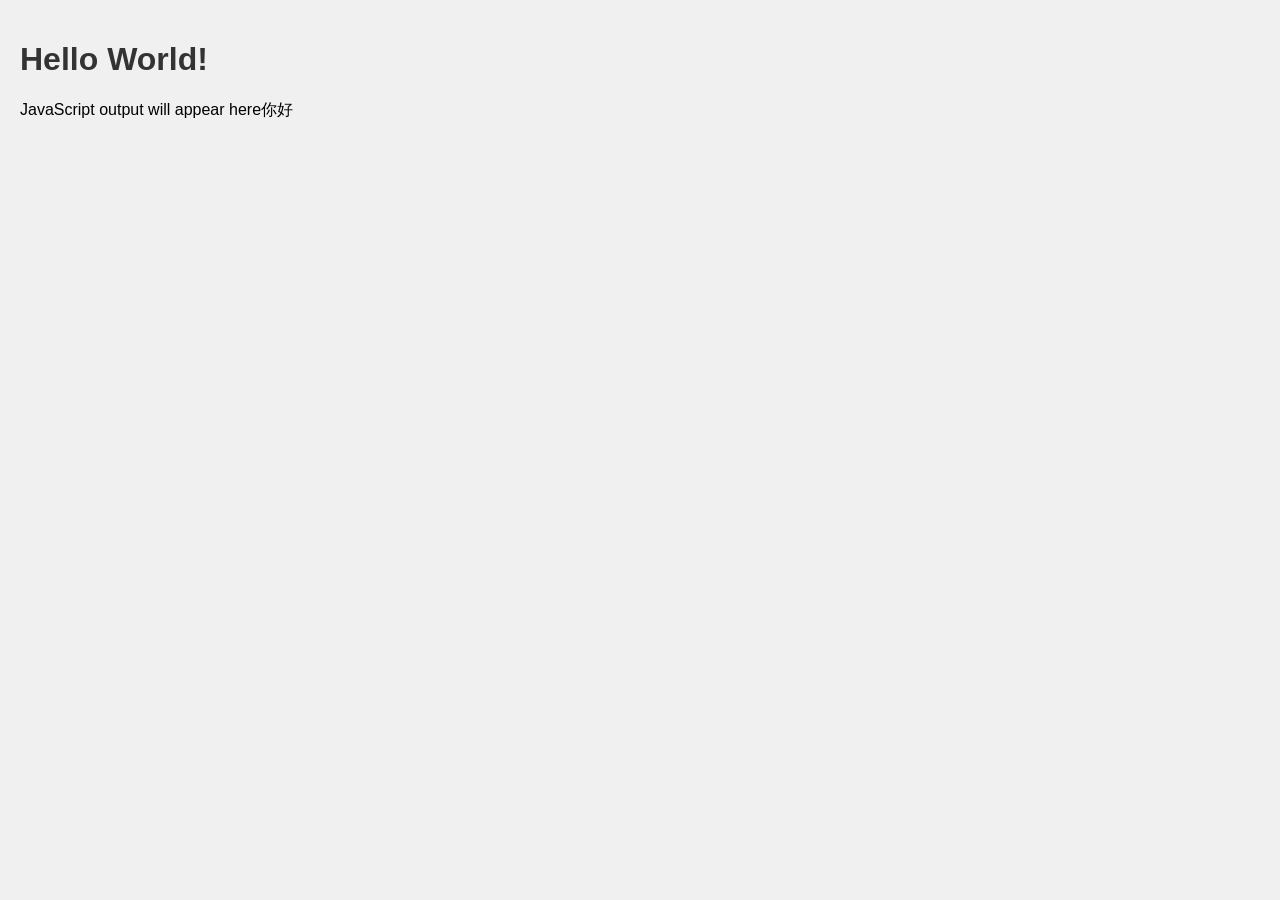
<file: exported-code.html>
<!DOCTYPE html>
<html lang="en">
<head>
    <meta charset="UTF-8">
    <meta name="viewport" content="width=device-width, initial-scale=1.0">
    <title>Exported Project</title>
    <style>
        body {
    font-family: Arial, sans-serif;
    margin: 0;
    padding: 20px;
    background: #f0f0f0;
}

h1 {
    color: #333;
}
    </style>
</head>
<body>
    <!DOCTYPE html>
<html lang="en">
<head>
    <meta charset="UTF-8">
    <meta name="viewport" content="width=device-width, initial-scale=1.0">
    <title>My Web Page</title>
    <style>
        /* CSS will be injected here */
    </style>
</head>
<body>
    <h1>Hello World!</h1>
    <p id="output">JavaScript output will appear here你好</p>
    <a></a>
    <script>
        // JavaScript code will be injected here
    </script>
</body>
</html>
    <script>
        console.log('JavaScript is running!');

// Your JavaScript code here
function greet(name) {
    return `Hello, ${name}!`;
}

console.log(greet('World'));
    </script>
</body>
</html>
</file>
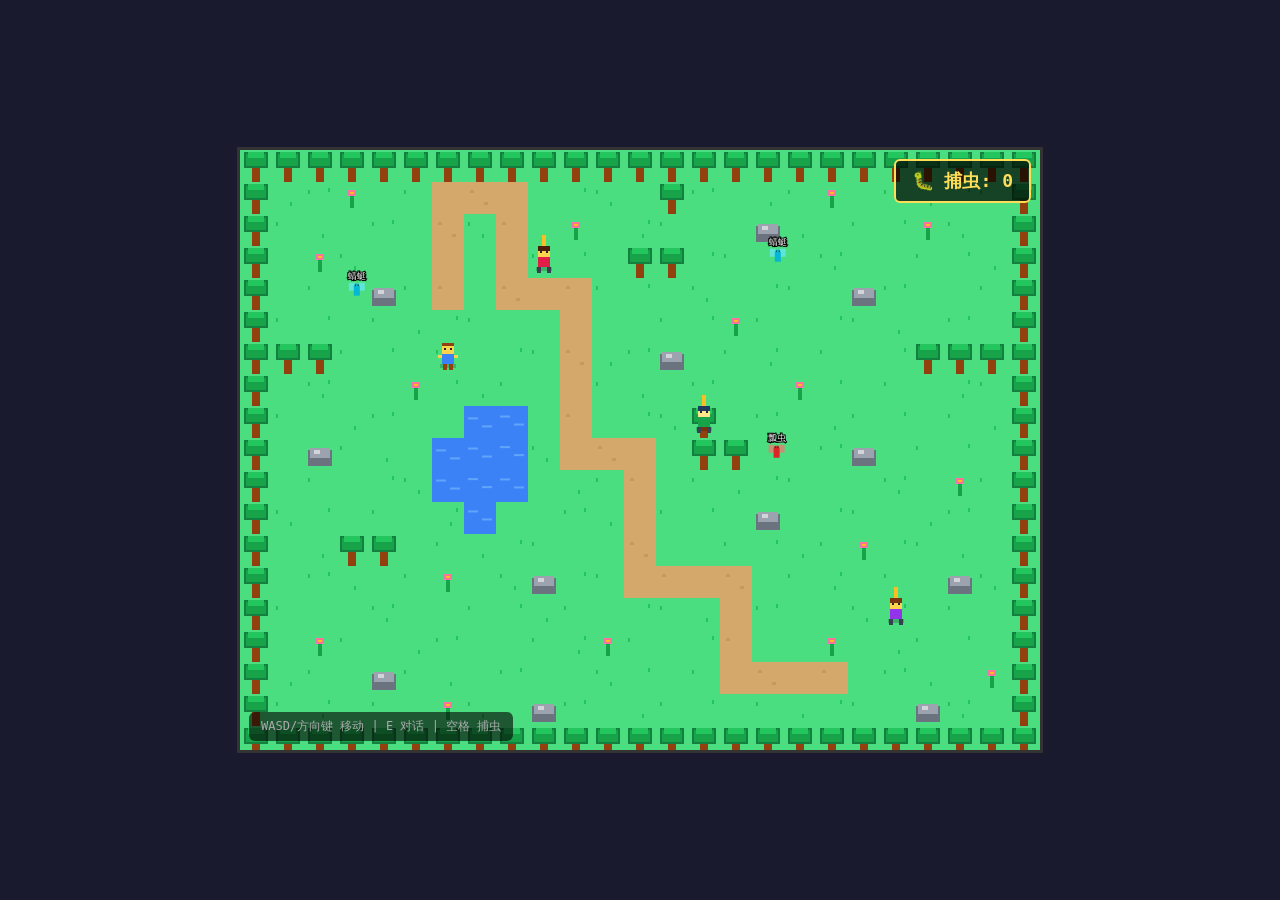
<file: 5a1/game.html>
<!DOCTYPE html>
<html lang="zh">
<head>
<meta charset="UTF-8">
<meta name="viewport" content="width=device-width, initial-scale=1.0">
<title>像素冒险 - 捕虫大作战</title>
<style>
  * { margin: 0; padding: 0; box-sizing: border-box; }
  body {
    background: #1a1a2e;
    display: flex;
    justify-content: center;
    align-items: center;
    height: 100vh;
    font-family: monospace;
    overflow: hidden;
  }
  #game-wrapper {
    position: relative;
  }
  canvas {
    border: 3px solid #333;
    image-rendering: pixelated;
    image-rendering: crisp-edges;
    display: block;
  }
  #bug-counter {
    position: absolute;
    top: 12px;
    right: 12px;
    background: rgba(0,0,0,0.7);
    color: #ffdd57;
    padding: 8px 16px;
    border-radius: 6px;
    font-size: 18px;
    font-weight: bold;
    border: 2px solid #ffdd57;
    z-index: 10;
  }
  #controls-hint {
    position: absolute;
    bottom: 12px;
    left: 12px;
    background: rgba(0,0,0,0.6);
    color: #aaa;
    padding: 6px 12px;
    border-radius: 6px;
    font-size: 12px;
    z-index: 10;
  }
  #dialogue-box {
    display: none;
    position: absolute;
    bottom: 24px;
    left: 50%;
    transform: translateX(-50%);
    width: 640px;
    max-width: 90%;
    background: #fff;
    border: 4px solid #333;
    border-radius: 8px;
    padding: 16px 20px;
    z-index: 20;
  }
  #dialogue-name {
    font-weight: bold;
    color: #e04040;
    font-size: 16px;
    margin-bottom: 6px;
  }
  #dialogue-text {
    color: #222;
    font-size: 14px;
    line-height: 1.6;
  }
  #dialogue-hint {
    color: #888;
    font-size: 11px;
    text-align: right;
    margin-top: 8px;
  }
</style>
</head>
<body>
<div id="game-wrapper">
  <canvas id="game" width="800" height="600"></canvas>
  <div id="bug-counter">🐛 捕虫: <span id="count">0</span></div>
  <div id="controls-hint">WASD/方向键 移动 | E 对话 | 空格 捕虫</div>
  <div id="dialogue-box">
    <div id="dialogue-name"></div>
    <div id="dialogue-text"></div>
    <div id="dialogue-hint">按 E 继续 / 远离NPC关闭</div>
  </div>
</div>

<script>
// ============================================================
// 游戏常量
// ============================================================
const canvas = document.getElementById('game');
const ctx = canvas.getContext('2d');
const TILE = 32;          // 每个格子像素大小
const COLS = 25;           // 地图列数
const ROWS = 19;           // 地图行数
const PLAYER_SPEED = 2.5;
const BUG_SPEED = 1;

// ============================================================
// 输入系统
// ============================================================
const keys = {};
document.addEventListener('keydown', e => {
  keys[e.code] = true;
  if (['Space','ArrowUp','ArrowDown','ArrowLeft','ArrowRight'].includes(e.code)) e.preventDefault();
});
document.addEventListener('keyup', e => { keys[e.code] = false; });

// ============================================================
// 地图数据: 0=草地, 1=树木, 2=水, 3=石头, 4=花, 5=路径
// ============================================================
const map = [
  [1,1,1,1,1,1,1,1,1,1,1,1,1,1,1,1,1,1,1,1,1,1,1,1,1],
  [1,0,0,4,0,0,5,5,5,0,0,0,0,1,0,0,0,0,4,0,0,0,0,0,1],
  [1,0,0,0,0,0,5,0,5,0,4,0,0,0,0,0,3,0,0,0,0,4,0,0,1],
  [1,0,4,0,0,0,5,0,5,0,0,0,1,1,0,0,0,0,0,0,0,0,0,0,1],
  [1,0,0,0,3,0,5,0,5,5,5,0,0,0,0,0,0,0,0,3,0,0,0,0,1],
  [1,0,0,0,0,0,0,0,0,0,5,0,0,0,0,4,0,0,0,0,0,0,0,0,1],
  [1,1,1,0,0,0,0,0,0,0,5,0,0,3,0,0,0,0,0,0,0,1,1,1,1],
  [1,0,0,0,0,4,0,0,0,0,5,0,0,0,0,0,0,4,0,0,0,0,0,0,1],
  [1,0,0,0,0,0,0,2,2,0,5,0,0,0,1,0,0,0,0,0,0,0,0,0,1],
  [1,0,3,0,0,0,2,2,2,0,5,5,5,0,1,1,0,0,0,3,0,0,0,0,1],
  [1,0,0,0,0,0,2,2,2,0,0,0,5,0,0,0,0,0,0,0,0,0,4,0,1],
  [1,0,0,0,0,0,0,2,0,0,0,0,5,0,0,0,3,0,0,0,0,0,0,0,1],
  [1,0,0,1,1,0,0,0,0,0,0,0,5,0,0,0,0,0,0,4,0,0,0,0,1],
  [1,0,0,0,0,0,4,0,0,3,0,0,5,5,5,5,0,0,0,0,0,0,3,0,1],
  [1,0,0,0,0,0,0,0,0,0,0,0,0,0,0,5,0,0,0,0,0,0,0,0,1],
  [1,0,4,0,0,0,0,0,0,0,0,4,0,0,0,5,0,0,4,0,0,0,0,0,1],
  [1,0,0,0,3,0,0,0,0,0,0,0,0,0,0,5,5,5,5,0,0,0,0,4,1],
  [1,0,0,0,0,0,4,0,0,3,0,0,0,0,0,0,0,0,0,0,0,3,0,0,1],
  [1,1,1,1,1,1,1,1,1,1,1,1,1,1,1,1,1,1,1,1,1,1,1,1,1],
];

function isBlocked(col, row) {
  if (col < 0 || col >= COLS || row < 0 || row >= ROWS) return true;
  const t = map[row][col];
  return t === 1 || t === 2 || t === 3;
}

// ============================================================
// 精灵绘制工具 — 用代码画像素小人
// ============================================================
function drawPlayerSprite(x, y, dir, frame) {
  // dir: 0=down, 1=up, 2=left, 3=right
  // frame: 0-3 动画帧
  const s = TILE;
  const bob = (frame % 2 === 0) ? 0 : 1; // 上下弹跳

  ctx.save();
  ctx.translate(x, y - bob);

  // 身体阴影
  ctx.fillStyle = 'rgba(0,0,0,0.2)';
  ctx.fillRect(8, 22, 16, 4);

  // 身体
  ctx.fillStyle = '#3b82f6';
  ctx.fillRect(10, 12, 12, 10);

  // 头
  ctx.fillStyle = '#fcd34d';
  ctx.fillRect(10, 2, 12, 10);

  // 眼睛 — 根据方向
  ctx.fillStyle = '#1e293b';
  if (dir === 0) { // 下
    ctx.fillRect(12, 6, 2, 2);
    ctx.fillRect(18, 6, 2, 2);
  } else if (dir === 1) { // 上
    ctx.fillRect(12, 4, 2, 2);
    ctx.fillRect(18, 4, 2, 2);
  } else if (dir === 2) { // 左
    ctx.fillRect(11, 6, 2, 2);
  } else { // 右
    ctx.fillRect(19, 6, 2, 2);
  }

  // 腿
  ctx.fillStyle = '#92400e';
  if (frame % 4 < 2) {
    ctx.fillRect(11, 22, 4, 6);
    ctx.fillRect(17, 22, 4, 6);
  } else {
    ctx.fillRect(9, 22, 4, 6);
    ctx.fillRect(19, 22, 4, 6);
  }

  // 手臂
  ctx.fillStyle = '#fcd34d';
  if (dir === 2) {
    ctx.fillRect(6, 13, 4, 3);
  } else if (dir === 3) {
    ctx.fillRect(22, 13, 4, 3);
  } else {
    ctx.fillRect(6, 13, 4, 3);
    ctx.fillRect(22, 13, 4, 3);
  }

  // 头发
  ctx.fillStyle = '#92400e';
  ctx.fillRect(10, 1, 12, 3);
  if (dir === 1) {
    ctx.fillRect(10, 1, 12, 8);
  }

  ctx.restore();
}

function drawNPCSprite(x, y, type, frame) {
  const s = TILE;
  const bob = (frame % 2 === 0) ? 0 : 1;
  ctx.save();
  ctx.translate(x, y - bob);

  // 阴影
  ctx.fillStyle = 'rgba(0,0,0,0.2)';
  ctx.fillRect(8, 22, 16, 4);

  const palettes = [
    { body: '#e11d48', hair: '#4a1d0a', skin: '#fcd34d' },   // NPC1: 红
    { body: '#16a34a', hair: '#1e3a5f', skin: '#fde68a' },   // NPC2: 绿
    { body: '#9333ea', hair: '#78350f', skin: '#fcd34d' },   // NPC3: 紫
  ];
  const p = palettes[type % palettes.length];

  // 身体
  ctx.fillStyle = p.body;
  ctx.fillRect(10, 12, 12, 10);

  // 头
  ctx.fillStyle = p.skin;
  ctx.fillRect(10, 2, 12, 10);

  // 眼睛
  ctx.fillStyle = '#1e293b';
  ctx.fillRect(12, 6, 2, 2);
  ctx.fillRect(18, 6, 2, 2);

  // 头发
  ctx.fillStyle = p.hair;
  ctx.fillRect(10, 1, 12, 5);

  // 腿
  ctx.fillStyle = '#374151';
  if (frame % 4 < 2) {
    ctx.fillRect(11, 22, 4, 6);
    ctx.fillRect(17, 22, 4, 6);
  } else {
    ctx.fillRect(9, 22, 4, 6);
    ctx.fillRect(19, 22, 4, 6);
  }

  // 感叹号标记 (可对话)
  ctx.fillStyle = '#fbbf24';
  ctx.fillRect(14, -10, 4, 8);
  ctx.fillRect(14, -2, 4, 3);

  ctx.restore();
}

// ============================================================
// 地形绘制
// ============================================================
function drawTile(col, row, type) {
  const x = col * TILE;
  const y = row * TILE;

  switch (type) {
    case 0: // 草地
      ctx.fillStyle = '#4ade80';
      ctx.fillRect(x, y, TILE, TILE);
      // 草地纹理
      ctx.fillStyle = '#22c55e';
      if ((col + row) % 3 === 0) ctx.fillRect(x + 4, y + 8, 2, 4);
      if ((col * 7 + row * 3) % 5 === 0) ctx.fillRect(x + 18, y + 20, 2, 4);
      if ((col + row * 2) % 4 === 0) ctx.fillRect(x + 24, y + 6, 2, 4);
      break;

    case 1: // 树木
      ctx.fillStyle = '#4ade80';
      ctx.fillRect(x, y, TILE, TILE);
      // 树干
      ctx.fillStyle = '#92400e';
      ctx.fillRect(x + 12, y + 16, 8, 16);
      // 树冠
      ctx.fillStyle = '#15803d';
      ctx.fillRect(x + 4, y + 2, 24, 16);
      ctx.fillStyle = '#16a34a';
      ctx.fillRect(x + 6, y + 4, 20, 12);
      ctx.fillStyle = '#22c55e';
      ctx.fillRect(x + 8, y + 2, 16, 6);
      break;

    case 2: // 水
      ctx.fillStyle = '#3b82f6';
      ctx.fillRect(x, y, TILE, TILE);
      ctx.fillStyle = '#60a5fa';
      const waveOff = Math.sin(Date.now() / 400 + col + row) * 2;
      ctx.fillRect(x + 4, y + 10 + waveOff, 10, 2);
      ctx.fillRect(x + 18, y + 18 + waveOff, 10, 2);
      break;

    case 3: // 石头
      ctx.fillStyle = '#4ade80';
      ctx.fillRect(x, y, TILE, TILE);
      ctx.fillStyle = '#6b7280';
      ctx.fillRect(x + 4, y + 12, 24, 16);
      ctx.fillStyle = '#9ca3af';
      ctx.fillRect(x + 6, y + 10, 20, 10);
      ctx.fillStyle = '#d1d5db';
      ctx.fillRect(x + 10, y + 12, 6, 4);
      break;

    case 4: // 花
      ctx.fillStyle = '#4ade80';
      ctx.fillRect(x, y, TILE, TILE);
      // 茎
      ctx.fillStyle = '#16a34a';
      ctx.fillRect(x + 14, y + 14, 4, 12);
      // 花朵
      ctx.fillStyle = '#f472b6';
      ctx.fillRect(x + 12, y + 8, 8, 6);
      ctx.fillStyle = '#fb7185';
      ctx.fillRect(x + 13, y + 9, 6, 4);
      // 花蕊
      ctx.fillStyle = '#fbbf24';
      ctx.fillRect(x + 14, y + 10, 4, 2);
      break;

    case 5: // 路径
      ctx.fillStyle = '#d4a76a';
      ctx.fillRect(x, y, TILE, TILE);
      ctx.fillStyle = '#c49a5c';
      if ((col + row) % 2 === 0) ctx.fillRect(x + 6, y + 8, 4, 3);
      if ((col * 3 + row * 7) % 4 === 0) ctx.fillRect(x + 20, y + 20, 4, 3);
      break;
  }
}

// ============================================================
// 虫子绘制
// ============================================================
const BUG_TYPES = [
  { name: '蝴蝶', color: '#f472b6', wingColor: '#fbbf24' },
  { name: '甲虫', color: '#1e40af', wingColor: '#3b82f6' },
  { name: '蜻蜓', color: '#06b6d4', wingColor: '#67e8f9' },
  { name: '瓢虫', color: '#dc2626', wingColor: '#f87171' },
  { name: '萤火虫', color: '#facc15', wingColor: '#fef08a' },
];

function drawBug(bug) {
  const x = bug.x, y = bug.y;
  const anim = Math.floor(Date.now() / 150) % 4;
  const bt = BUG_TYPES[bug.type % BUG_TYPES.length];
  const hover = Math.sin(Date.now() / 300 + bug.id) * 3;

  ctx.save();
  ctx.translate(x + TILE / 2, y + TILE / 2 + hover);

  // 翅膀
  ctx.fillStyle = bt.wingColor;
  const wingSpread = (anim < 2) ? 8 : 5;
  ctx.globalAlpha = 0.7;
  ctx.fillRect(-wingSpread, -6, 6, 8);
  ctx.fillRect(2, -6, 6, 8);
  ctx.globalAlpha = 1;

  // 身体
  ctx.fillStyle = bt.color;
  ctx.fillRect(-3, -3, 6, 10);

  // 头
  ctx.fillRect(-2, -5, 4, 3);

  // 眼睛
  ctx.fillStyle = '#000';
  ctx.fillRect(-2, -4, 1, 1);
  ctx.fillRect(1, -4, 1, 1);

  // 名字标签
  ctx.font = '9px monospace';
  ctx.fillStyle = '#fff';
  ctx.textAlign = 'center';
  ctx.strokeStyle = '#000';
  ctx.lineWidth = 2;
  ctx.strokeText(bt.name, 0, -10);
  ctx.fillText(bt.name, 0, -10);

  ctx.restore();
}

// ============================================================
// 捕虫网动画
// ============================================================
let netSwing = 0; // 0~1 挥网动画进度

function drawNet(player) {
  if (netSwing <= 0) return;

  const px = player.x + TILE / 2;
  const py = player.y + TILE / 2;

  ctx.save();
  ctx.translate(px, py);

  // 根据方向旋转
  const angles = [Math.PI / 2, -Math.PI / 2, Math.PI, 0]; // 下上左右
  const angle = angles[player.dir];
  ctx.rotate(angle);

  // 网柄
  const swingAngle = -0.5 + netSwing * 1.0;
  ctx.rotate(swingAngle);

  ctx.fillStyle = '#92400e';
  ctx.fillRect(-2, 0, 4, 20);

  // 网圈
  ctx.strokeStyle = '#9ca3af';
  ctx.lineWidth = 2;
  ctx.beginPath();
  ctx.arc(0, 24, 10, 0, Math.PI * 2);
  ctx.stroke();

  // 网纹
  ctx.strokeStyle = '#d1d5db';
  ctx.lineWidth = 1;
  ctx.beginPath();
  ctx.moveTo(-6, 24); ctx.lineTo(6, 24);
  ctx.moveTo(0, 18); ctx.lineTo(0, 30);
  ctx.stroke();

  ctx.restore();
}

// ============================================================
// 捕虫特效
// ============================================================
const catchEffects = [];

function addCatchEffect(x, y) {
  catchEffects.push({ x, y, life: 1.0, particles: [] });
  for (let i = 0; i < 8; i++) {
    const angle = (Math.PI * 2 / 8) * i;
    catchEffects[catchEffects.length - 1].particles.push({
      dx: Math.cos(angle) * 2,
      dy: Math.sin(angle) * 2,
    });
  }
}

function drawCatchEffects() {
  for (let i = catchEffects.length - 1; i >= 0; i--) {
    const e = catchEffects[i];
    e.life -= 0.02;
    if (e.life <= 0) { catchEffects.splice(i, 1); continue; }

    ctx.save();
    ctx.globalAlpha = e.life;
    e.particles.forEach(p => {
      const dist = (1 - e.life) * 30;
      ctx.fillStyle = '#fbbf24';
      ctx.fillRect(e.x + p.dx * dist - 2, e.y + p.dy * dist - 2, 4, 4);
    });

    // 文字上浮
    ctx.fillStyle = '#fbbf24';
    ctx.font = 'bold 14px monospace';
    ctx.textAlign = 'center';
    ctx.fillText('✓ 捕获!', e.x, e.y - (1 - e.life) * 30);
    ctx.restore();
  }
}

// ============================================================
// 游戏实体
// ============================================================

// 玩家
const player = {
  x: 6 * TILE,
  y: 6 * TILE,
  dir: 0,       // 0=下, 1=上, 2=左, 3=右
  frame: 0,
  frameTimer: 0,
  moving: false,
  bugCount: 0,
};

// NPC 定义
const npcs = [
  {
    x: 9 * TILE,
    y: 3 * TILE,
    type: 0,
    name: '老村长',
    frame: 0,
    dialogues: [
      '欢迎来到像素村庄！这里有很多珍稀虫子等着你去发现。',
      '听说池塘附近经常会有蜻蜓出没，你可以去那里碰碰运气。',
      '年轻人，捕捉虫子需要耐心。站在虫子附近，按空格键挥动你的捕虫网吧！',
    ],
    dialogueIndex: 0,
  },
  {
    x: 14 * TILE,
    y: 8 * TILE,
    type: 1,
    name: '花店老板娘',
    frame: 0,
    dialogues: [
      '你好呀！我的花圃里经常会有蝴蝶飞来飞去。',
      '花园里的蝴蝶最漂亮了，你一定要抓一只看看！',
      '如果你抓到了很多虫子，带来看看嘛~我可以用花和你交换。',
    ],
    dialogueIndex: 0,
  },
  {
    x: 20 * TILE,
    y: 14 * TILE,
    type: 2,
    name: '昆虫学家',
    frame: 0,
    dialogues: [
      '噢！你也对昆虫感兴趣吗？太好了！',
      '目前已经发现了 5 种虫子：蝴蝶、甲虫、蜻蜓、瓢虫和萤火虫。',
      '虫子会在草地和花丛附近随机出现，注意观察屏幕上闪烁的虫子哦！',
    ],
    dialogueIndex: 0,
  },
];

// 虫子
let bugs = [];
let bugSpawnTimer = 0;
let bugIdCounter = 0;

function spawnBug() {
  // 最多 5 只同时存在
  if (bugs.length >= 5) return;

  let attempts = 0;
  while (attempts < 50) {
    const col = Math.floor(Math.random() * (COLS - 2)) + 1;
    const row = Math.floor(Math.random() * (ROWS - 2)) + 1;
    if (map[row][col] === 0 || map[row][col] === 4) {
      const bx = col * TILE;
      const by = row * TILE;
      // 不要太靠近玩家
      const dx = bx - player.x;
      const dy = by - player.y;
      if (Math.sqrt(dx * dx + dy * dy) > TILE * 4) {
        bugs.push({
          id: bugIdCounter++,
          x: bx,
          y: by,
          type: Math.floor(Math.random() * BUG_TYPES.length),
          dx: (Math.random() - 0.5) * BUG_SPEED,
          dy: (Math.random() - 0.5) * BUG_SPEED,
          changeTimer: 60 + Math.floor(Math.random() * 120),
        });
        return;
      }
    }
    attempts++;
  }
}

// ============================================================
// 对话框系统
// ============================================================
let dialogueActive = false;
let currentDialogueNPC = null;
const dialogueBox = document.getElementById('dialogue-box');
const dialogueName = document.getElementById('dialogue-name');
const dialogueText = document.getElementById('dialogue-text');

function showDialogue(npc) {
  dialogueActive = true;
  currentDialogueNPC = npc;
  const text = npc.dialogues[npc.dialogueIndex % npc.dialogues.length];
  dialogueName.textContent = npc.name;
  dialogueText.textContent = text;
  dialogueBox.style.display = 'block';
}

function hideDialogue() {
  dialogueActive = false;
  currentDialogueNPC = null;
  dialogueBox.style.display = 'none';
}

function advanceDialogue() {
  if (!currentDialogueNPC) return;
  currentDialogueNPC.dialogueIndex++;
  const text = currentDialogueNPC.dialogues[currentDialogueNPC.dialogueIndex % currentDialogueNPC.dialogues.length];
  dialogueText.textContent = text;
}

let eKeyPrev = false;

function handleDialogue() {
  const ePressed = keys['KeyE'];
  if (dialogueActive) {
    if (ePressed && !eKeyPrev) advanceDialogue();
    return;
  }
  if (ePressed && !eKeyPrev) {
    // 检测附近的 NPC
    const px = player.x + TILE / 2;
    const py = player.y + TILE / 2;
    for (const npc of npcs) {
      const nx = npc.x + TILE / 2;
      const ny = npc.y + TILE / 2;
      const dist = Math.sqrt((px - nx) ** 2 + (py - ny) ** 2);
      if (dist < TILE * 1.8) {
        showDialogue(npc);
        return;
      }
    }
  }
  eKeyPrev = ePressed;

  // 对话中远离 NPC 自动关闭
  if (dialogueActive && currentDialogueNPC) {
    const px = player.x + TILE / 2;
    const py = player.y + TILE / 2;
    const nx = currentDialogueNPC.x + TILE / 2;
    const ny = currentDialogueNPC.y + TILE / 2;
    if (Math.sqrt((px - nx) ** 2 + (py - ny) ** 2) > TILE * 2.5) {
      hideDialogue();
    }
  }
}

// ============================================================
// 捕虫逻辑
// ============================================================
let spaceKeyPrev = false;

function handleCatching() {
  const spacePressed = keys['Space'];

  if (spacePressed && !spaceKeyPrev && netSwing <= 0) {
    netSwing = 0.01;
  }

  if (spacePressed) {
    spaceKeyPrev = true;
  } else {
    spaceKeyPrev = false;
  }
}

function tryCatchBug() {
  // 玩家面前的检测区域
  let checkX = player.x + TILE / 2;
  let checkY = player.y + TILE / 2;
  const range = TILE * 1.8;

  switch (player.dir) {
    case 0: checkY += TILE * 0.8; break; // 下
    case 1: checkY -= TILE * 0.8; break; // 上
    case 2: checkX -= TILE * 0.8; break; // 左
    case 3: checkX += TILE * 0.8; break; // 右
  }

  for (let i = bugs.length - 1; i >= 0; i--) {
    const bug = bugs[i];
    const bx = bug.x + TILE / 2;
    const by = bug.y + TILE / 2;
    const dist = Math.sqrt((checkX - bx) ** 2 + (checkY - by) ** 2);
    if (dist < range) {
      // 捕获成功!
      addCatchEffect(bx, by);
      bugs.splice(i, 1);
      player.bugCount++;
      document.getElementById('count').textContent = player.bugCount;
      return;
    }
  }
}

// ============================================================
// 碰撞检测
// ============================================================
function rectCollide(x1, y1, w1, h1, x2, y2, w2, h2) {
  return x1 < x2 + w2 && x1 + w1 > x2 && y1 < y2 + h2 && y1 + h1 > y2;
}

function canMove(x, y) {
  // 地图边界
  if (x < 0 || x > (COLS - 1) * TILE || y < 0 || y > (ROWS - 1) * TILE) return false;

  // 格子碰撞
  const margin = 6;
  const points = [
    [x + margin, y + margin],
    [x + TILE - margin, y + margin],
    [x + margin, y + TILE - margin],
    [x + TILE - margin, y + TILE - margin],
  ];
  for (const [px, py] of points) {
    const col = Math.floor(px / TILE);
    const row = Math.floor(py / TILE);
    if (isBlocked(col, row)) return false;
  }

  // NPC 碰撞
  for (const npc of npcs) {
    if (rectCollide(x + 4, y + 4, TILE - 8, TILE - 8, npc.x + 4, npc.y + 4, TILE - 8, TILE - 8)) {
      return false;
    }
  }

  return true;
}

// ============================================================
// 更新逻辑
// ============================================================
function update() {
  if (dialogueActive) {
    handleDialogue();
    return;
  }

  handleDialogue();
  handleCatching();

  // 玩家移动
  let dx = 0, dy = 0;
  if (keys['ArrowDown'] || keys['KeyS']) { dy = PLAYER_SPEED; player.dir = 0; }
  if (keys['ArrowUp'] || keys['KeyW']) { dy = -PLAYER_SPEED; player.dir = 1; }
  if (keys['ArrowLeft'] || keys['KeyA']) { dx = -PLAYER_SPEED; player.dir = 2; }
  if (keys['ArrowRight'] || keys['KeyD']) { dx = PLAYER_SPEED; player.dir = 3; }

  player.moving = dx !== 0 || dy !== 0;

  if (player.moving && netSwing <= 0) {
    // 分轴碰撞检测
    if (canMove(player.x + dx, player.y)) player.x += dx;
    if (canMove(player.x, player.y + dy)) player.y += dy;

    // 行走动画帧
    player.frameTimer++;
    if (player.frameTimer >= 8) {
      player.frameTimer = 0;
      player.frame = (player.frame + 1) % 4;
    }
  } else {
    player.frame = 0;
    player.frameTimer = 0;
  }

  // 挥网动画
  if (netSwing > 0) {
    netSwing += 0.06;
    if (netSwing > 1) {
      netSwing = 0;
      tryCatchBug();
    }
  }

  // NPC 动画
  npcs.forEach((npc, i) => {
    npc.frame++;
  });

  // 虫子移动
  bugs.forEach(bug => {
    bug.changeTimer--;
    if (bug.changeTimer <= 0) {
      bug.dx = (Math.random() - 0.5) * BUG_SPEED;
      bug.dy = (Math.random() - 0.5) * BUG_SPEED;
      bug.changeTimer = 60 + Math.floor(Math.random() * 120);
    }

    const nx = bug.x + bug.dx;
    const ny = bug.y + bug.dy;
    const col = Math.floor((nx + TILE / 2) / TILE);
    const row = Math.floor((ny + TILE / 2) / TILE);
    if (!isBlocked(col, row) && col > 0 && col < COLS - 1 && row > 0 && row < ROWS - 1) {
      bug.x = nx;
      bug.y = ny;
    } else {
      bug.dx = -bug.dx;
      bug.dy = -bug.dy;
      bug.changeTimer = 30;
    }
  });

  // 虫子生成
  bugSpawnTimer++;
  if (bugSpawnTimer >= 180) { // 每 3 秒尝试生成
    bugSpawnTimer = 0;
    spawnBug();
  }
}

// ============================================================
// 渲染
// ============================================================
function render() {
  ctx.clearRect(0, 0, canvas.width, canvas.height);

  // 绘制地形
  for (let row = 0; row < ROWS; row++) {
    for (let col = 0; col < COLS; col++) {
      drawTile(col, row, map[row][col]);
    }
  }

  // 收集所有实体并按 Y 排序实现深度感
  const entities = [];

  // 虫子
  bugs.forEach(b => entities.push({ type: 'bug', data: b, y: b.y }));

  // 玩家
  entities.push({ type: 'player', data: player, y: player.y });

  // NPC
  npcs.forEach(n => entities.push({ type: 'npc', data: n, y: n.y }));

  entities.sort((a, b) => a.y - b.y);

  entities.forEach(e => {
    if (e.type === 'bug') {
      drawBug(e.data);
    } else if (e.type === 'player') {
      if (netSwing > 0) drawNet(e.data);
      drawPlayerSprite(e.data.x, e.data.y, e.data.dir, e.data.frame);
    } else if (e.type === 'npc') {
      drawNPCSprite(e.data.x, e.data.y, e.data.type, e.data.frame);
    }
  });

  // 捕虫特效
  drawCatchEffects();

  // 如果对话激活，绘制 NPC 高亮框
  if (dialogueActive && currentDialogueNPC) {
    ctx.strokeStyle = '#fbbf24';
    ctx.lineWidth = 2;
    ctx.strokeRect(
      currentDialogueNPC.x - 2,
      currentDialogueNPC.y - 2,
      TILE + 4,
      TILE + 4
    );
  }
}

// ============================================================
// 主循环
// ============================================================
function gameLoop() {
  update();
  render();
  requestAnimationFrame(gameLoop);
}

// 初始生成几只虫子
for (let i = 0; i < 3; i++) spawnBug();

gameLoop();
</script>
</body>
</html>
</file>
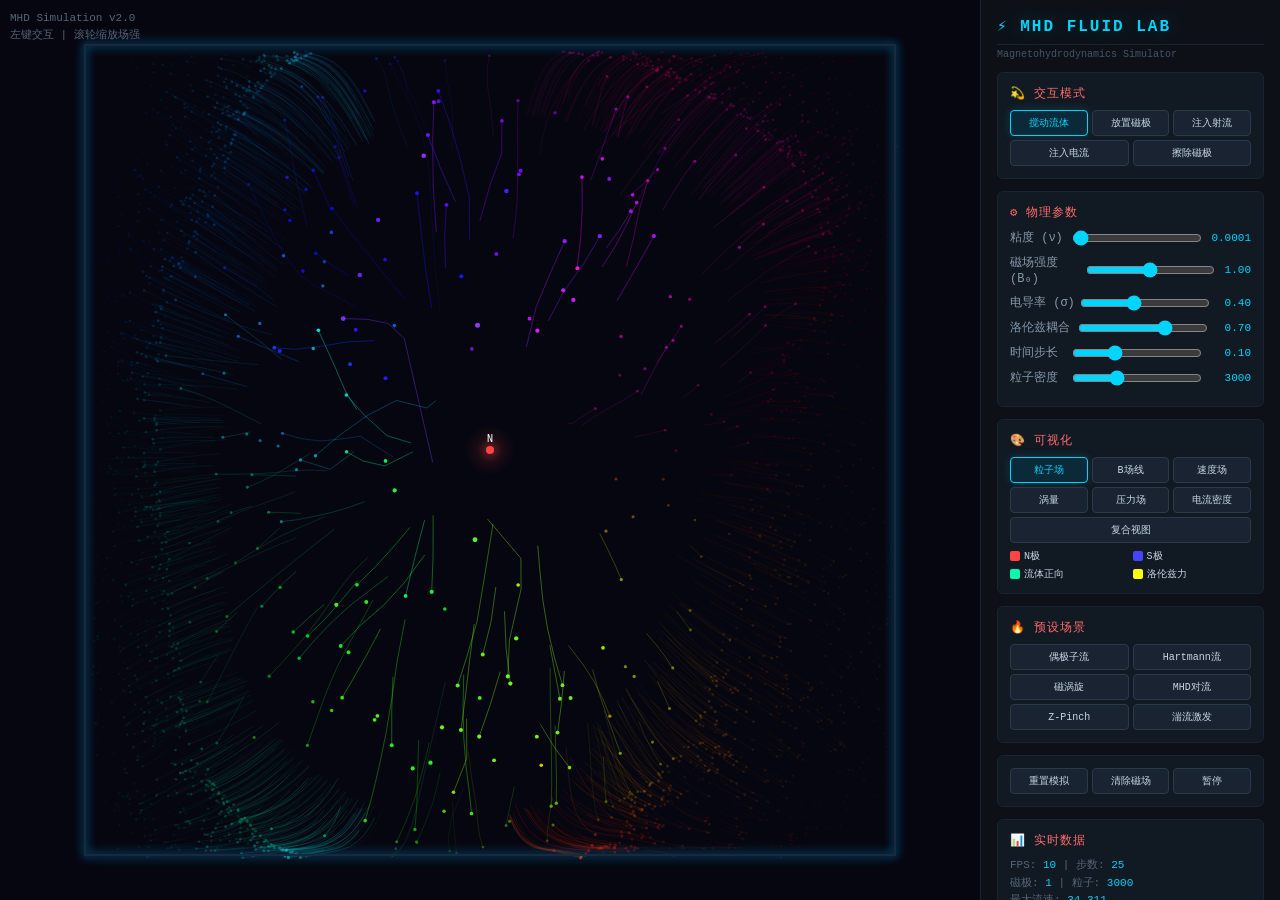
<file: 7a1/mhd_simulation.html>
<!DOCTYPE html>
<html lang="zh-CN">
<head>
<meta charset="UTF-8">
<meta name="viewport" content="width=device-width, initial-scale=1.0">
<title>磁流体动力学模拟 - Magnetohydrodynamics</title>
<style>
  * { margin: 0; padding: 0; box-sizing: border-box; }
  body {
    background: #0a0a0f;
    color: #c8d6e5;
    font-family: 'Courier New', monospace;
    overflow: hidden;
    display: flex;
    height: 100vh;
  }
  #canvas-container {
    flex: 1;
    position: relative;
    cursor: crosshair;
  }
  canvas { display: block; }
  #sidebar {
    width: 300px;
    background: #0d1117;
    border-left: 1px solid #1a2332;
    padding: 16px;
    overflow-y: auto;
    display: flex;
    flex-direction: column;
    gap: 12px;
  }
  h1 {
    font-size: 16px;
    color: #00d4ff;
    text-shadow: 0 0 20px rgba(0,212,255,0.3);
    border-bottom: 1px solid #1a2332;
    padding-bottom: 8px;
    margin-bottom: 4px;
    letter-spacing: 2px;
  }
  .section {
    background: #111922;
    border: 1px solid #1a2332;
    border-radius: 6px;
    padding: 12px;
  }
  .section-title {
    font-size: 12px;
    color: #ff6b6b;
    text-transform: uppercase;
    letter-spacing: 1px;
    margin-bottom: 8px;
  }
  .control-row {
    display: flex;
    align-items: center;
    justify-content: space-between;
    margin-bottom: 8px;
  }
  label { font-size: 12px; color: #8899aa; }
  input[type="range"] {
    width: 130px;
    accent-color: #00d4ff;
    background: transparent;
  }
  .value { font-size: 11px; color: #00d4ff; min-width: 36px; text-align: right; }
  button {
    background: #1a2332;
    border: 1px solid #2a3a4a;
    color: #c8d6e5;
    padding: 6px 12px;
    border-radius: 4px;
    cursor: pointer;
    font-family: inherit;
    font-size: 11px;
    transition: all 0.2s;
  }
  button:hover { background: #2a3a4a; border-color: #00d4ff; color: #00d4ff; }
  button.active { background: #0a2a3a; border-color: #00d4ff; color: #00d4ff; box-shadow: 0 0 10px rgba(0,212,255,0.2); }
  .btn-group { display: flex; gap: 4px; flex-wrap: wrap; }
  .btn-group button { flex: 1; min-width: 60px; font-size: 10px; padding: 5px 6px; }
  .stats {
    font-size: 11px;
    color: #556677;
    line-height: 1.6;
  }
  .stats span { color: #00d4ff; }
  .legend { display: grid; grid-template-columns: 1fr 1fr; gap: 4px; margin-top: 6px; }
  .legend-item { font-size: 10px; display: flex; align-items: center; gap: 4px; }
  .legend-color { width: 10px; height: 10px; border-radius: 2px; }
  #info-overlay {
    position: absolute;
    top: 10px;
    left: 10px;
    font-size: 11px;
    color: #556677;
    pointer-events: none;
    line-height: 1.5;
  }
  .preset-group { display: grid; grid-template-columns: 1fr 1fr; gap: 4px; margin-top: 6px; }
  .preset-group button { font-size: 10px; padding: 5px 4px; }
</style>
</head>
<body>

<div id="canvas-container">
  <canvas id="canvas"></canvas>
  <div id="info-overlay">MHD Simulation v2.0<br>左键交互 | 滚轮缩放场强</div>
</div>

<div id="sidebar">
  <div>
    <h1>&#9889; MHD FLUID LAB</h1>
    <div style="font-size:10px;color:#445566;margin-top:4px;">
      Magnetohydrodynamics Simulator
    </div>
  </div>

  <div class="section">
    <div class="section-title">&#128171; 交互模式</div>
    <div class="btn-group">
      <button id="mode-stir" class="active" onclick="setMode('stir')">搅动流体</button>
      <button id="mode-magnet" onclick="setMode('magnet')">放置磁极</button>
      <button id="mode-jet" onclick="setMode('jet')">注入射流</button>
    </div>
    <div class="btn-group" style="margin-top:4px">
      <button id="mode-current" onclick="setMode('current')">注入电流</button>
      <button id="mode-erase" onclick="setMode('erase')">擦除磁极</button>
    </div>
  </div>

  <div class="section">
    <div class="section-title">&#9881; 物理参数</div>
    <div class="control-row">
      <label>粘度 (ν)</label>
      <input type="range" id="viscosity" min="0" max="100" value="1">
      <div class="value" id="viscosity-val">0.0001</div>
    </div>
    <div class="control-row">
      <label>磁场强度 (B₀)</label>
      <input type="range" id="fieldStrength" min="1" max="200" value="60">
      <div class="value" id="fieldStrength-val">0.60</div>
    </div>
    <div class="control-row">
      <label>电导率 (σ)</label>
      <input type="range" id="conductivity" min="0" max="100" value="40">
      <div class="value" id="conductivity-val">0.40</div>
    </div>
    <div class="control-row">
      <label>洛伦兹耦合</label>
      <input type="range" id="lorentz" min="0" max="100" value="50">
      <div class="value" id="lorentz-val">0.50</div>
    </div>
    <div class="control-row">
      <label>时间步长</label>
      <input type="range" id="dt" min="1" max="30" value="10">
      <div class="value" id="dt-val">0.10</div>
    </div>
    <div class="control-row">
      <label>粒子密度</label>
      <input type="range" id="particleDensity" min="500" max="8000" value="3000" step="500">
      <div class="value" id="particleDensity-val">3000</div>
    </div>
  </div>

  <div class="section">
    <div class="section-title">&#127912; 可视化</div>
    <div class="btn-group">
      <button id="viz-particles" class="active" onclick="setViz('particles')">粒子场</button>
      <button id="viz-field" onclick="setViz('field')">B场线</button>
      <button id="viz-velocity" onclick="setViz('velocity')">速度场</button>
    </div>
    <div class="btn-group" style="margin-top:4px">
      <button id="viz-vorticity" onclick="setViz('vorticity')">涡量</button>
      <button id="viz-pressure" onclick="setViz('pressure')">压力场</button>
      <button id="viz-current" onclick="setViz('current')">电流密度</button>
    </div>
    <div class="btn-group" style="margin-top:4px">
      <button id="viz-composite" onclick="setViz('composite')">复合视图</button>
    </div>
    <div class="legend">
      <div class="legend-item"><div class="legend-color" style="background:#ff4444"></div>N极</div>
      <div class="legend-item"><div class="legend-color" style="background:#4444ff"></div>S极</div>
      <div class="legend-item"><div class="legend-color" style="background:#00ffaa"></div>流体正向</div>
      <div class="legend-item"><div class="legend-color" style="background:#ffff00"></div>洛伦兹力</div>
    </div>
  </div>

  <div class="section">
    <div class="section-title">&#128293; 预设场景</div>
    <div class="preset-group">
      <button onclick="preset('dipole')">偶极子流</button>
      <button onclick="preset('hartmann')">Hartmann流</button>
      <button onclick="preset('vortex')">磁涡旋</button>
      <button onclick="preset('convection')">MHD对流</button>
      <button onclick="preset('pinch')">Z-Pinch</button>
      <button onclick="preset('turbulent')">湍流激发</button>
    </div>
  </div>

  <div class="section">
    <div class="btn-group">
      <button onclick="resetSim()">重置模拟</button>
      <button onclick="clearMagnets()">清除磁场</button>
      <button id="pauseBtn" onclick="togglePause()">暂停</button>
    </div>
  </div>

  <div class="section">
    <div class="section-title">&#128202; 实时数据</div>
    <div class="stats" id="stats">
      FPS: <span>0</span> | 步数: <span>0</span><br>
      磁极: <span>0</span> | 粒子: <span>0</span><br>
      最大流速: <span>0.00</span><br>
      最大B场: <span>0.00</span> | 最大涡量: <span>0.00</span><br>
      动能: <span>0.00</span> | 磁能: <span>0.00</span>
    </div>
  </div>
</div>

<script>
// ========== 磁流体动力学模拟引擎 ==========

const canvas = document.getElementById('canvas');
const ctx = canvas.getContext('2d');
const container = document.getElementById('canvas-container');

// --- 网格参数 ---
let N = 128;            // 网格分辨率
let SIZE;
let SCALE;
let IX, IY;            // 偏移让模拟居中

// --- 物理场 ---
let u, v;               // 速度场
let u0, v0;             // 速度源/中间缓冲
let bx, by;             // 磁场
let bx0, by0;           // 磁场中间缓冲
let jx, jy;             // 电流密度 (J = curl B)
let pressure;           // 压力场
let curl;               // 涡量场
let divB;               // div(B) 用于校正

// --- 粒子系统 ---
let particles = [];
let NUM_PARTICLES = 3000;

// --- 磁极 ---
let magnets = [];

// --- 状态 ---
let interactionMode = 'stir';
let visualization = 'particles';
let paused = false;
let stepCount = 0;
let mouseDown = false;
let mouseX = 0, mouseY = 0;
let pmouseX = 0, pmouseY = 0;
let lastTime = 0;
let fps = 0;
let frameCount = 0;
let fpsTimer = 0;

// --- 参数 ---
let viscosity = 0.0001;
let fieldStrength = 0.6;
let conductivity = 0.4;
let lorentzCoupling = 0.5;
let dt = 0.1;

function IXF(i, j) { return i + (N + 2) * j; }

function allocField() {
  const s = (N + 2) * (N + 2);
  return new Float32Array(s);
}

function initSimulation() {
  const w = container.clientWidth;
  const h = container.clientHeight;
  canvas.width = w;
  canvas.height = h;

  SIZE = Math.min(w, h) * 0.9;
  SCALE = SIZE / N;
  IX = (w - SIZE) / 2;
  IY = (h - SIZE) / 2;

  u = allocField(); v = allocField();
  u0 = allocField(); v0 = allocField();
  bx = allocField(); by = allocField();
  bx0 = allocField(); by0 = allocField();
  jx = allocField(); jy = allocField();
  pressure = allocField();
  curl = allocField();
  divB = allocField();

  initParticles();
}

function initParticles() {
  particles = [];
  for (let i = 0; i < NUM_PARTICLES; i++) {
    particles.push({
      x: Math.random() * N,
      y: Math.random() * N,
      age: Math.random() * 200,
      maxAge: 150 + Math.random() * 150,
      trail: []
    });
  }
}

// ========== 流体求解器 (Jos Stam 稳定流体) ==========

function addSource(x, s, dt) {
  for (let i = 0; i < x.length; i++) x[i] += dt * s[i];
}

function setBoundary(b, x) {
  const M = N + 2;
  for (let i = 1; i <= N; i++) {
    x[IXF(0, i)]     = b === 1 ? -x[IXF(1, i)] : x[IXF(1, i)];
    x[IXF(N+1, i)]   = b === 1 ? -x[IXF(N, i)] : x[IXF(N, i)];
    x[IXF(i, 0)]     = b === 2 ? -x[IXF(i, 1)] : x[IXF(i, 1)];
    x[IXF(i, N+1)]   = b === 2 ? -x[IXF(i, N)] : x[IXF(i, N)];
  }
  x[IXF(0, 0)]       = 0.5 * (x[IXF(1, 0)] + x[IXF(0, 1)]);
  x[IXF(0, N+1)]     = 0.5 * (x[IXF(1, N+1)] + x[IXF(0, N)]);
  x[IXF(N+1, 0)]     = 0.5 * (x[IXF(N, 0)] + x[IXF(N+1, 1)]);
  x[IXF(N+1, N+1)]   = 0.5 * (x[IXF(N, N+1)] + x[IXF(N+1, N)]);
}

function diffuse(b, x, x0, diff, dt) {
  const a = dt * diff * N * N;
  if (a === 0) { x.set(x0); return; }
  const denom = 1 + 4 * a;
  for (let k = 0; k < 20; k++) {
    for (let j = 1; j <= N; j++) {
      for (let i = 1; i <= N; i++) {
        x[IXF(i,j)] = (x0[IXF(i,j)] + a * (
          x[IXF(i-1,j)] + x[IXF(i+1,j)] +
          x[IXF(i,j-1)] + x[IXF(i,j+1)]
        )) / denom;
      }
    }
    setBoundary(b, x);
  }
}

function advect(b, d, d0, u, v, dt) {
  const dt0 = dt * N;
  for (let j = 1; j <= N; j++) {
    for (let i = 1; i <= N; i++) {
      let x = i - dt0 * u[IXF(i,j)];
      let y = j - dt0 * v[IXF(i,j)];
      x = Math.max(0.5, Math.min(N + 0.5, x));
      y = Math.max(0.5, Math.min(N + 0.5, y));
      const i0 = Math.floor(x), i1 = i0 + 1;
      const j0 = Math.floor(y), j1 = j0 + 1;
      const s1 = x - i0, s0 = 1 - s1;
      const t1 = y - j0, t0 = 1 - t1;
      d[IXF(i,j)] = s0 * (t0 * d0[IXF(i0,j0)] + t1 * d0[IXF(i0,j1)]) +
                     s1 * (t0 * d0[IXF(i1,j0)] + t1 * d0[IXF(i1,j1)]);
    }
  }
  setBoundary(b, d);
}

function project(u, v, p, div) {
  const h = 1.0 / N;
  for (let j = 1; j <= N; j++) {
    for (let i = 1; i <= N; i++) {
      div[IXF(i,j)] = -0.5 * h * (
        u[IXF(i+1,j)] - u[IXF(i-1,j)] +
        v[IXF(i,j+1)] - v[IXF(i,j-1)]
      );
      p[IXF(i,j)] = 0;
    }
  }
  setBoundary(0, div);
  setBoundary(0, p);
  for (let k = 0; k < 20; k++) {
    for (let j = 1; j <= N; j++) {
      for (let i = 1; i <= N; i++) {
        p[IXF(i,j)] = (div[IXF(i,j)] +
          p[IXF(i-1,j)] + p[IXF(i+1,j)] +
          p[IXF(i,j-1)] + p[IXF(i,j+1)]
        ) / 4;
      }
    }
    setBoundary(0, p);
  }
  for (let j = 1; j <= N; j++) {
    for (let i = 1; i <= N; i++) {
      u[IXF(i,j)] -= 0.5 * N * (p[IXF(i+1,j)] - p[IXF(i-1,j)]);
      v[IXF(i,j)] -= 0.5 * N * (p[IXF(i,j+1)] - p[IXF(i,j-1)]);
    }
  }
  setBoundary(1, u);
  setBoundary(2, v);
}

// ========== 磁场计算 ==========

function computeMagneticField() {
  // 清除
  bx.fill(0); by.fill(0);

  // 从磁极叠加磁场
  for (const m of magnets) {
    const gx = m.gx; const gy = m.gy;
    const strength = m.strength * fieldStrength;

    // 只更新附近区域以提升性能
    const range = N * 0.6;
    const iMin = Math.max(1, Math.floor(gx - range));
    const iMax = Math.min(N, Math.ceil(gx + range));
    const jMin = Math.max(1, Math.floor(gy - range));
    const jMax = Math.min(N, Math.ceil(gy + range));

    for (let j = jMin; j <= jMax; j++) {
      for (let i = iMin; i <= iMax; i++) {
        const dx = i - gx;
        const dy = j - gy;
        const r2 = dx * dx + dy * dy + 0.5; // +0.5 防止奇点
        const r = Math.sqrt(r2);
        const r3 = r2 * r;
        // B = strength * (3(m·r)r - m) / r³   (偶极子场)
        const mDotR = m.mx * dx + m.my * dy;
        bx[IXF(i,j)] += strength * (3 * mDotR * dx - m.mx * r2) / r3;
        by[IXF(i,j)] += strength * (3 * mDotR * dy - m.my * r2) / r3;
      }
    }
  }
}

// ========== 磁场散度校正 (保持 div B = 0) ==========

function correctDivB() {
  const h = 1.0 / N;
  for (let j = 1; j <= N; j++) {
    for (let i = 1; i <= N; i++) {
      divB[IXF(i,j)] = -0.5 * h * (
        bx[IXF(i+1,j)] - bx[IXF(i-1,j)] +
        by[IXF(i,j+1)] - by[IXF(i,j-1)]
      );
    }
  }
  const p = pressure;
  p.fill(0);
  setBoundary(0, divB);
  setBoundary(0, p);
  for (let k = 0; k < 10; k++) {
    for (let j = 1; j <= N; j++) {
      for (let i = 1; i <= N; i++) {
        p[IXF(i,j)] = (divB[IXF(i,j)] +
          p[IXF(i-1,j)] + p[IXF(i+1,j)] +
          p[IXF(i,j-1)] + p[IXF(i,j+1)]
        ) / 4;
      }
    }
    setBoundary(0, p);
  }
  for (let j = 1; j <= N; j++) {
    for (let i = 1; i <= N; i++) {
      bx[IXF(i,j)] -= 0.5 * N * (p[IXF(i+1,j)] - p[IXF(i-1,j)]);
      by[IXF(i,j)] -= 0.5 * N * (p[IXF(i,j+1)] - p[IXF(i,j-1)]);
    }
  }
  setBoundary(1, bx);
  setBoundary(2, by);
}

// ========== 电流密度与洛伦兹力 ==========

function computeLorentzForce() {
  // J = curl(B) (Ampere定律简化)
  const h = 1.0 / N;
  let maxJ = 0, maxV = 0, maxCurl = 0, kineticE = 0, magneticE = 0;

  for (let j = 1; j <= N; j++) {
    for (let i = 1; i <= N; i++) {
      // 电流密度 J = ∇ × B (2D)
      jx[IXF(i,j)] = (by[IXF(i+1,j)] - by[IXF(i-1,j)]) / (2 * h);
      jy[IXF(i,j)] = -(bx[IXF(i,j+1)] - bx[IXF(i,j-1)]) / (2 * h);

      const jMag = Math.sqrt(jx[IXF(i,j)]**2 + jy[IXF(i,j)]**2);
      if (jMag > maxJ) maxJ = jMag;

      // 洛伦兹力 F = J × B
      const fx = lorentzCoupling * conductivity * (jy[IXF(i,j)] * 0 - 0 * bx[IXF(i,j)]);
      // 2D: F = J × B → Fx = Jz*Bz component simplified
      // In 2D MHD: F_lorentz = (∇×B)×B = -B·∇B + ∇(B²/2)
      // Simplified 2D version:
      const dBx_dx = (bx[IXF(i+1,j)] - bx[IXF(i-1,j)]) / (2 * h);
      const dBy_dy = (by[IXF(i,j+1)] - by[IXF(i,j-1)]) / (2 * h);
      const dBx_dy = (bx[IXF(i,j+1)] - bx[IXF(i,j-1)]) / (2 * h);
      const dBy_dx = (by[IXF(i+1,j)] - by[IXF(i-1,j)]) / (2 * h);

      // Magnetic pressure + tension
      const B2 = bx[IXF(i,j)]**2 + by[IXF(i,j)]**2;
      magneticE += B2;

      const lfx = lorentzCoupling * conductivity * (
        -bx[IXF(i,j)] * dBx_dx - by[IXF(i,j)] * dBx_dy
      );
      const lfy = lorentzCoupling * conductivity * (
        -bx[IXF(i,j)] * dBy_dx - by[IXF(i,j)] * dBy_dy
      );

      u[IXF(i,j)] += dt * lfx;
      v[IXF(i,j)] += dt * lfy;

      const sVel = u[IXF(i,j)]**2 + v[IXF(i,j)]**2;
      kineticE += sVel;
      if (sVel > maxV) maxV = sVel;
    }
  }

  // 计算涡量
  for (let j = 1; j <= N; j++) {
    for (let i = 1; i <= N; i++) {
      curl[IXF(i,j)] = (v[IXF(i+1,j)] - v[IXF(i-1,j)] - u[IXF(i,j+1)] + u[IXF(i,j-1)]) * 0.5;
      const ac = Math.abs(curl[IXF(i,j)]);
      if (ac > maxCurl) maxCurl = ac;
    }
  }

  // 磁场被流体平流 (感应方程 ∂B/∂t = ∇×(v×B) + η∇²B)
  const magDiff = viscosity * 2; // 磁扩散率与粘度相关

  // 平流 B
  bx0.set(bx); by0.set(by);
  advect(1, bx, bx0, u, v, dt);
  advect(2, by, by0, u, v, dt);

  // 磁扩散
  bx0.set(bx); by0.set(by);
  diffuse(1, bx, bx0, magDiff, dt);
  diffuse(2, by, by0, magDiff, dt);

  correctDivB();

  return {
    maxJ, maxV: Math.sqrt(maxV), maxCurl,
    kineticE: kineticE * 0.5,
    magneticE: magneticE * 0.5
  };
}

// ========== 粒子更新 ==========

function updateParticles() {
  const dtN = dt * N;
  for (const p of particles) {
    const gi = Math.floor(p.x);
    const gj = Math.floor(p.y);
    if (gi < 1 || gi > N || gj < 1 || gj > N) {
      resetParticle(p);
      continue;
    }
    const s = p.x - gi, t = p.y - gj;
    const idx = IXF;
    const velU = (1-s)*((1-t)*u[idx(gi,gj)] + t*u[idx(gi,gj+1)]) +
                 s*((1-t)*u[idx(gi+1,gj)] + t*u[idx(gi+1,gj+1)]);
    const velV = (1-s)*((1-t)*v[idx(gi,gj)] + t*v[idx(gi,gj+1)]) +
                 s*((1-t)*v[idx(gi+1,gj)] + t*v[idx(gi+1,gj+1)]);

    p.trail.push({ x: p.x, y: p.y });
    if (p.trail.length > 8) p.trail.shift();

    p.x += dtN * velU;
    p.y += dtN * velV;
    p.age++;

    if (p.x < 0.5 || p.x > N + 0.5 || p.y < 0.5 || p.y > N + 0.5 || p.age > p.maxAge) {
      resetParticle(p);
    }
  }
}

function resetParticle(p) {
  p.x = 1 + Math.random() * N;
  p.y = 1 + Math.random() * N;
  p.age = 0;
  p.maxAge = 150 + Math.random() * 150;
  p.trail = [];
}

// ========== 渲染 ==========

function hslToRgb(h, s, l) {
  h = h % 360; if (h < 0) h += 360;
  s /= 100; l /= 100;
  const c = (1 - Math.abs(2*l - 1)) * s;
  const x = c * (1 - Math.abs((h/60)%2 - 1));
  const m = l - c/2;
  let r, g, b;
  if (h < 60) { r=c; g=x; b=0; }
  else if (h < 120) { r=x; g=c; b=0; }
  else if (h < 180) { r=0; g=c; b=x; }
  else if (h < 240) { r=0; g=x; b=c; }
  else if (h < 300) { r=x; g=0; b=c; }
  else { r=c; g=0; b=x; }
  return [Math.round((r+m)*255), Math.round((g+m)*255), Math.round((b+m)*255)];
}

function render(stats) {
  const w = canvas.width, h = canvas.height;
  ctx.fillStyle = '#060610';
  ctx.fillRect(0, 0, w, h);

  ctx.save();
  ctx.translate(IX, IY);

  // 绘制模拟边界
  ctx.strokeStyle = '#1a2332';
  ctx.lineWidth = 1;
  ctx.strokeRect(0, 0, SIZE, SIZE);

  if (visualization === 'composite') {
    renderPressureField(0.3);
    renderParticlesViz();
    renderFieldArrows(6, 0.5);
  } else if (visualization === 'particles') {
    renderParticlesViz();
  } else if (visualization === 'field') {
    renderMagneticFieldLines();
    renderParticlesViz();
  } else if (visualization === 'velocity') {
    renderFieldArrows(4, 1.0);
    renderParticlesViz();
  } else if (visualization === 'vorticity') {
    renderVorticityField();
  } else if (visualization === 'pressure') {
    renderPressureField(1.0);
  } else if (visualization === 'current') {
    renderCurrentField();
  }

  // 绘制磁极
  renderMagnets();

  // 绘制网格边框发光
  ctx.strokeStyle = '#1a2a3a';
  ctx.lineWidth = 2;
  ctx.shadowColor = '#00aaff';
  ctx.shadowBlur = 10;
  ctx.strokeRect(0, 0, SIZE, SIZE);
  ctx.shadowBlur = 0;

  ctx.restore();
}

function renderParticlesViz() {
  for (const p of particles) {
    const gi = Math.floor(p.x);
    const gj = Math.floor(p.y);
    if (gi < 1 || gi > N || gj < 1 || gj > N) continue;

    const px = p.x * SCALE;
    const py = p.y * SCALE;

    // 速度着色
    const velU = u[IXF(gi, gj)];
    const velV = v[IXF(gi, gj)];
    const speed = Math.sqrt(velU*velU + velV*velV);
    const angle = Math.atan2(velV, velU);
    const hue = ((angle / Math.PI * 180) + 360) % 360;
    const alpha = Math.min(1, speed * 3) * Math.min(1, (1 - p.age / p.maxAge));

    const [r, g, b] = hslToRgb(hue, 90, 40 + Math.min(speed * 30, 40));

    // 拖尾
    if (p.trail.length > 1) {
      ctx.beginPath();
      ctx.moveTo(p.trail[0].x * SCALE, p.trail[0].y * SCALE);
      for (let t = 1; t < p.trail.length; t++) {
        ctx.lineTo(p.trail[t].x * SCALE, p.trail[t].y * SCALE);
      }
      ctx.lineTo(px, py);
      ctx.strokeStyle = `rgba(${r},${g},${b},${alpha * 0.4})`;
      ctx.lineWidth = 1;
      ctx.stroke();
    }

    // 粒子点
    ctx.fillStyle = `rgba(${r},${g},${b},${alpha})`;
    const radius = 1.2 + Math.min(speed * 2, 2);
    ctx.beginPath();
    ctx.arc(px, py, radius, 0, Math.PI * 2);
    ctx.fill();
  }
}

function renderMagneticFieldLines() {
  const step = 6;
  ctx.lineWidth = 0.8;

  for (let j = 2; j < N; j += step) {
    for (let i = 2; i < N; i += step) {
      const bxB = bx[IXF(i,j)];
      const byB = by[IXF(i,j)];
      const mag = Math.sqrt(bxB*bxB + byB*byB);
      if (mag < 0.0001) continue;

      const arrowLen = SCALE * step * 0.6 * Math.min(mag * 2, 1.5);
      const nx = bxB / mag, ny = byB / mag;
      const cx = i * SCALE, cy = j * SCALE;

      const hue = 200 + Math.min(mag * 100, 80);
      const [r, g, b] = hslToRgb(hue, 80, 50 + Math.min(mag * 20, 30));

      ctx.strokeStyle = `rgba(${r},${g},${b},${Math.min(mag * 2, 0.8)})`;
      ctx.beginPath();
      ctx.moveTo(cx - nx * arrowLen * 0.5, cy - ny * arrowLen * 0.5);
      ctx.lineTo(cx + nx * arrowLen * 0.5, cy + ny * arrowLen * 0.5);
      ctx.stroke();

      // 箭头
      const headSize = arrowLen * 0.3;
      ctx.fillStyle = `rgba(${r},${g},${b},${Math.min(mag * 2, 0.8)})`;
      ctx.beginPath();
      const ex = cx + nx * arrowLen * 0.5;
      const ey = cy + ny * arrowLen * 0.5;
      ctx.moveTo(ex, ey);
      ctx.lineTo(ex - headSize * (nx - ny * 0.4), ey - headSize * (ny + nx * 0.4));
      ctx.lineTo(ex - headSize * (nx + ny * 0.4), ey - headSize * (ny - nx * 0.4));
      ctx.fill();
    }
  }
}

function renderFieldArrows(spacing, opacity) {
  const step = spacing;
  ctx.lineWidth = 0.6;

  for (let j = step; j < N; j += step) {
    for (let i = step; i < N; i += step) {
      const velU = u[IXF(i,j)];
      const velV = v[IXF(i,j)];
      const speed = Math.sqrt(velU*velU + velV*velV);
      if (speed < 0.0001) continue;

      const arrowLen = SCALE * step * 0.5 * Math.min(speed * 5, 1.5);
      const nx = velU / speed, ny = velV / speed;
      const cx = i * SCALE, cy = j * SCALE;

      const hue = ((Math.atan2(velV, velU) / Math.PI * 180) + 360) % 360;
      const [r, g, b] = hslToRgb(hue, 100, 60);
      const alpha = Math.min(speed * 5, opacity);

      ctx.strokeStyle = `rgba(${r},${g},${b},${alpha})`;
      ctx.beginPath();
      ctx.moveTo(cx, cy);
      ctx.lineTo(cx + nx * arrowLen, cy + ny * arrowLen);
      ctx.stroke();
    }
  }
}

function renderVorticityField() {
  const imgData = ctx.createImageData(N, N);
  const data = imgData.data;
  let maxC = 0;
  for (let j = 1; j <= N; j++)
    for (let i = 1; i <= N; i++)
      maxC = Math.max(maxC, Math.abs(curl[IXF(i,j)]));
  maxC = maxC || 1;

  for (let j = 1; j <= N; j++) {
    for (let i = 1; i <= N; i++) {
      const c = curl[IXF(i,j)] / maxC;
      const idx = ((j-1)*N + (i-1)) * 4;
      if (c > 0) {
        data[idx] = Math.min(255, c * 400);
        data[idx+1] = Math.min(255, c * 100);
        data[idx+2] = Math.min(255, 50);
      } else {
        data[idx] = Math.min(255, 50);
        data[idx+1] = Math.min(255, -c * 100);
        data[idx+2] = Math.min(255, -c * 400);
      }
      data[idx+3] = Math.min(255, Math.abs(c) * 600);
    }
  }
  const tmpCanvas = document.createElement('canvas');
  tmpCanvas.width = N; tmpCanvas.height = N;
  tmpCanvas.getContext('2d').putImageData(imgData, 0, 0);
  ctx.imageSmoothingEnabled = true;
  ctx.drawImage(tmpCanvas, 0, 0, SIZE, SIZE);
}

function renderPressureField(globalAlpha) {
  const imgData = ctx.createImageData(N, N);
  const data = imgData.data;

  // 计算压力 = 速度散度近似
  const p = pressure;
  let maxP = 0;
  for (let j = 1; j <= N; j++)
    for (let i = 1; i <= N; i++)
      maxP = Math.max(maxP, Math.abs(p[IXF(i,j)]));
  maxP = maxP || 1;

  for (let j = 1; j <= N; j++) {
    for (let i = 1; i <= N; i++) {
      const val = p[IXF(i,j)] / maxP;
      const idx = ((j-1)*N + (i-1)) * 4;
      const abs = Math.abs(val);
      if (val > 0) {
        data[idx] = 20; data[idx+1] = 60; data[idx+2] = Math.round(100 + abs * 155);
      } else {
        data[idx] = Math.round(100 + abs * 155); data[idx+1] = 30; data[idx+2] = 40;
      }
      data[idx+3] = Math.round(abs * 200 * globalAlpha);
    }
  }
  const tmpCanvas = document.createElement('canvas');
  tmpCanvas.width = N; tmpCanvas.height = N;
  tmpCanvas.getContext('2d').putImageData(imgData, 0, 0);
  ctx.imageSmoothingEnabled = true;
  ctx.drawImage(tmpCanvas, 0, 0, SIZE, SIZE);
}

function renderCurrentField() {
  const imgData = ctx.createImageData(N, N);
  const data = imgData.data;
  let maxJ = 0;
  for (let j = 1; j <= N; j++)
    for (let i = 1; i <= N; i++) {
      const jMag = Math.sqrt(jx[IXF(i,j)]**2 + jy[IXF(i,j)]**2);
      maxJ = Math.max(maxJ, jMag);
    }
  maxJ = maxJ || 1;

  for (let j = 1; j <= N; j++) {
    for (let i = 1; i <= N; i++) {
      const jMag = Math.sqrt(jx[IXF(i,j)]**2 + jy[IXF(i,j)]**2) / maxJ;
      const idx = ((j-1)*N + (i-1)) * 4;
      data[idx] = Math.round(jMag * 255);
      data[idx+1] = Math.round(jMag * 200);
      data[idx+2] = Math.round(50 + (1-jMag) * 100);
      data[idx+3] = Math.round(Math.min(jMag * 2, 1) * 255);
    }
  }
  const tmpCanvas = document.createElement('canvas');
  tmpCanvas.width = N; tmpCanvas.height = N;
  tmpCanvas.getContext('2d').putImageData(imgData, 0, 0);
  ctx.imageSmoothingEnabled = true;
  ctx.drawImage(tmpCanvas, 0, 0, SIZE, SIZE);

  // 电流方向箭头
  const step = 8;
  for (let j = step; j < N; j += step) {
    for (let i = step; i < N; i += step) {
      const jMag = Math.sqrt(jx[IXF(i,j)]**2 + jy[IXF(i,j)]**2);
      if (jMag < maxJ * 0.05) continue;
      const nx = jx[IXF(i,j)] / jMag;
      const ny = jy[IXF(i,j)] / jMag;
      const len = SCALE * step * 0.4;
      const cx = i * SCALE, cy = j * SCALE;
      ctx.strokeStyle = `rgba(255,200,50,${Math.min(jMag/maxJ*3, 0.7)})`;
      ctx.lineWidth = 1;
      ctx.beginPath();
      ctx.moveTo(cx, cy);
      ctx.lineTo(cx + nx * len, cy + ny * len);
      ctx.stroke();
    }
  }
}

function renderMagnets() {
  for (const m of magnets) {
    const px = m.gx * SCALE;
    const py = m.gy * SCALE;
    const isPositive = m.polarity > 0;

    // 发光效果
    const grad = ctx.createRadialGradient(px, py, 0, px, py, SCALE * 4);
    const color = isPositive ? '#ff4444' : '#4488ff';
    grad.addColorStop(0, color + '60');
    grad.addColorStop(0.5, color + '15');
    grad.addColorStop(1, color + '00');
    ctx.fillStyle = grad;
    ctx.fillRect(px - SCALE*4, py - SCALE*4, SCALE*8, SCALE*8);

    // 核心点
    ctx.fillStyle = color;
    ctx.beginPath();
    ctx.arc(px, py, 4, 0, Math.PI * 2);
    ctx.fill();

    // 标记
    ctx.fillStyle = '#ffffff';
    ctx.font = '10px monospace';
    ctx.textAlign = 'center';
    ctx.fillText(isPositive ? 'N' : 'S', px, py - 8);
  }
}

// ========== 物理步进 ==========

function velStep() {
  addSource(u, u0, dt);
  addSource(v, v0, dt);

  // 添加交互力
  if (mouseDown && interactionMode === 'stir') {
    const gi = (mouseX - IX) / SCALE;
    const gj = (mouseY - IY) / SCALE;
    const dx = pmouseX - mouseX;
    const dy = pmouseY - mouseY;
    addForceAt(gi, gj, dx * 0.5, dy * 0.5, 3);
  }
  if (mouseDown && interactionMode === 'jet') {
    const gi = (mouseX - IX) / SCALE;
    const gj = (mouseY - IY) / SCALE;
    addForceAt(gi, gj, 5, 0, 4);
  }
  if (mouseDown && interactionMode === 'current') {
    const gi = (mouseX - IX) / SCALE;
    const gj = (mouseY - IY) / SCALE;
    for (let dj = -3; dj <= 3; dj++) {
      for (let di = -3; di <= 3; di++) {
        const ii = Math.round(gi) + di;
        const jj = Math.round(gj) + dj;
        if (ii >= 1 && ii <= N && jj >= 1 && jj <= N) {
          const r = Math.sqrt(di*di + dj*dj);
          const falloff = Math.exp(-r * 0.5);
          bx[IXF(ii,jj)] += dt * 0.3 * falloff;
          by[IXF(ii,jj)] += dt * 0.3 * falloff * (di > 0 ? -1 : 1);
        }
      }
    }
  }

  u0.set(u); v0.set(v);
  diffuse(1, u, u0, viscosity, dt);
  diffuse(2, v, v0, viscosity, dt);

  project(u, v, u0, v0);

  u0.set(u); v0.set(v);
  advect(1, u, u0, u0, v0, dt);
  advect(2, v, v0, u0, v0, dt);

  project(u, v, u0, v0);
}

function addForceAt(gx, gy, fx, fy, radius) {
  const r = Math.round(radius);
  const gi = Math.round(gx), gj = Math.round(gy);
  for (let dj = -r; dj <= r; dj++) {
    for (let di = -r; di <= r; di++) {
      const ii = gi + di, jj = gj + dj;
      if (ii >= 1 && ii <= N && jj >= 1 && jj <= N) {
        const dist = Math.sqrt(di*di + dj*dj);
        const falloff = Math.exp(-dist / radius);
        u[IXF(ii,jj)] += fx * falloff;
        v[IXF(ii,jj)] += fy * falloff;
      }
    }
  }
}

function simStep() {
  if (paused) return;

  u0.fill(0); v0.fill(0);

  computeMagneticField();
  correctDivB();

  velStep();

  const stats = computeLorentzForce();
  updateParticles();

  stepCount++;
  updateStatsDisplay(stats);

  // 衰减
  for (let i = 0; i < u.length; i++) {
    u[i] *= 0.999;
    v[i] *= 0.999;
  }

  pmouseX = mouseX;
  pmouseY = mouseY;
}

// ========== UI ==========

function setMode(mode) {
  interactionMode = mode;
  document.querySelectorAll('[id^="mode-"]').forEach(b => b.classList.remove('active'));
  document.getElementById('mode-' + mode).classList.add('active');
}

function setViz(viz) {
  visualization = viz;
  document.querySelectorAll('[id^="viz-"]').forEach(b => b.classList.remove('active'));
  document.getElementById('viz-' + viz).classList.add('active');
}

function togglePause() {
  paused = !paused;
  document.getElementById('pauseBtn').textContent = paused ? '继续' : '暂停';
}

function resetSim() {
  u.fill(0); v.fill(0); u0.fill(0); v0.fill(0);
  bx.fill(0); by.fill(0); bx0.fill(0); by0.fill(0);
  jx.fill(0); jy.fill(0); pressure.fill(0);
  curl.fill(0); divB.fill(0);
  initParticles();
  stepCount = 0;
}

function clearMagnets() {
  magnets = [];
}

function updateStatsDisplay(stats) {
  const el = document.getElementById('stats');
  el.innerHTML = `FPS: <span>${fps}</span> | 步数: <span>${stepCount}</span><br>` +
    `磁极: <span>${magnets.length}</span> | 粒子: <span>${particles.length}</span><br>` +
    `最大流速: <span>${stats?.maxV.toFixed(3) || 0}</span><br>` +
    `最大B场: <span>${stats?.maxJ.toFixed(3) || 0}</span> | 最大涡量: <span>${stats?.maxCurl.toFixed(3) || 0}</span><br>` +
    `动能: <span>${stats?.kineticE.toFixed(2) || 0}</span> | 磁能: <span>${stats?.magneticE.toFixed(2) || 0}</span>`;
}

function readParams() {
  viscosity = document.getElementById('viscosity').value / 10000;
  fieldStrength = document.getElementById('fieldStrength').value / 100;
  conductivity = document.getElementById('conductivity').value / 100;
  lorentzCoupling = document.getElementById('lorentz').value / 100;
  dt = document.getElementById('dt').value / 100;
  const newCount = parseInt(document.getElementById('particleDensity').value);
  if (newCount !== NUM_PARTICLES) {
    NUM_PARTICLES = newCount;
    initParticles();
  }

  document.getElementById('viscosity-val').textContent = viscosity.toFixed(4);
  document.getElementById('fieldStrength-val').textContent = fieldStrength.toFixed(2);
  document.getElementById('conductivity-val').textContent = conductivity.toFixed(2);
  document.getElementById('lorentz-val').textContent = lorentzCoupling.toFixed(2);
  document.getElementById('dt-val').textContent = dt.toFixed(2);
  document.getElementById('particleDensity-val').textContent = NUM_PARTICLES;
}

// ========== 预设 ==========

function preset(name) {
  resetSim();
  clearMagnets();

  if (name === 'dipole') {
    // 偶极子在中心，从左注入流
    magnets.push({ gx: N/2, gy: N/2, mx: 1, my: 0, strength: 3, polarity: 1 });
    magnets.push({ gx: N*0.8, gy: N/2, mx: -1, my: 0, strength: 3, polarity: -1 });
    for (let j = 1; j <= N; j++) {
      u[IXF(2,j)] = 0.3;
    }
    document.getElementById('fieldStrength').value = 80;
  }
  else if (name === 'hartmann') {
    // Hartmann流：上下平板+横向磁场
    magnets.push({ gx: N/2, gy: -N*0.3, mx: 1, my: 0, strength: 5, polarity: 1 });
    magnets.push({ gx: N/2, gy: N*1.3, mx: 1, my: 0, strength: 5, polarity: 1 });
    for (let i = 1; i <= N; i++) {
      for (let j = Math.floor(N*0.3); j <= Math.floor(N*0.7); j++) {
        u[IXF(i,j)] = 0.5 * Math.sin(Math.PI * (j - N*0.3) / (N*0.4));
      }
    }
    document.getElementById('viscosity').value = 5;
    document.getElementById('fieldStrength').value = 100;
  }
  else if (name === 'vortex') {
    // 磁涡旋：中心磁极 + 旋转流
    magnets.push({ gx: N/2, gy: N/2, mx: 0, my: 1, strength: 4, polarity: 1 });
    for (let j = 1; j <= N; j++) {
      for (let i = 1; i <= N; i++) {
        const dx = i - N/2, dy = j - N/2;
        const r = Math.sqrt(dx*dx + dy*dy) + 0.1;
        const v = 0.3 * Math.exp(-r*r/(N*N*0.02));
        u[IXF(i,j)] = -dy / r * v;
        v[IXF(i,j)] = dx / r * v;
      }
    }
    document.getElementById('fieldStrength').value = 100;
    document.getElementById('lorentz').value = 70;
  }
  else if (name === 'convection') {
    // MHD对流：底部加热 + 磁场
    magnets.push({ gx: N*0.25, gy: N*0.2, mx: 1, my: 0, strength: 3, polarity: 1 });
    magnets.push({ gx: N*0.75, gy: N*0.8, mx: -1, my: 0, strength: 3, polarity: -1 });
    magnets.push({ gx: N*0.6, gy: N*0.3, mx: 0, my: 1, strength: 2, polarity: 1 });
    for (let i = Math.floor(N*0.3); i <= Math.floor(N*0.7); i++) {
      v[IXF(i, N-2)] = -0.4;
    }
    document.getElementById('viscosity').value = 2;
    document.getElementById('fieldStrength').value = 60;
  }
  else if (name === 'pinch') {
    // Z-Pinch：圆柱电流产生压缩
    for (let k = 0; k < 8; k++) {
      const angle = k * Math.PI * 2 / 8;
      const r = N * 0.35;
      magnets.push({
        gx: N/2 + r * Math.cos(angle),
        gy: N/2 + r * Math.sin(angle),
        mx: Math.cos(angle + Math.PI/2),
        my: Math.sin(angle + Math.PI/2),
        strength: 2, polarity: k % 2 === 0 ? 1 : -1
      });
    }
    // 向心初始流
    for (let j = 1; j <= N; j++) {
      for (let i = 1; i <= N; i++) {
        const dx = i - N/2, dy = j - N/2;
        const r = Math.sqrt(dx*dx + dy*dy) + 0.1;
        const v = -0.2 * Math.exp(-r*r/(N*N*0.04));
        u[IXF(i,j)] = dx / r * v;
        v[IXF(i,j)] = dy / r * v;
      }
    }
    document.getElementById('fieldStrength').value = 90;
    document.getElementById('lorentz').value = 80;
  }
  else if (name === 'turbulent') {
    // 湍流激发：多磁极 + 随机扰动
    for (let k = 0; k < 6; k++) {
      magnets.push({
        gx: N*0.2 + Math.random() * N*0.6,
        gy: N*0.2 + Math.random() * N*0.6,
        mx: Math.random() * 2 - 1,
        my: Math.random() * 2 - 1,
        strength: 1 + Math.random() * 3,
        polarity: Math.random() > 0.5 ? 1 : -1
      });
    }
    for (let j = 1; j <= N; j++) {
      for (let i = 1; i <= N; i++) {
        u[IXF(i,j)] = (Math.random() - 0.5) * 0.3;
        v[IXF(i,j)] = (Math.random() - 0.5) * 0.3;
      }
    }
    document.getElementById('fieldStrength').value = 70;
    document.getElementById('viscosity').value = 1;
  }
  readParams();
}

// ========== 事件处理 ==========

canvas.addEventListener('mousedown', (e) => {
  mouseDown = true;
  mouseX = e.clientX;
  mouseY = e.clientY;
  pmouseX = mouseX;
  pmouseY = mouseY;
  handleClick(e);
});

canvas.addEventListener('mousemove', (e) => {
  pmouseX = mouseX;
  pmouseY = mouseY;
  mouseX = e.clientX;
  mouseY = e.clientY;
});

canvas.addEventListener('mouseup', () => { mouseDown = false; });
canvas.addEventListener('mouseleave', () => { mouseDown = false; });

canvas.addEventListener('wheel', (e) => {
  e.preventDefault();
}, { passive: false });

function handleClick(e) {
  const gx = (e.clientX - IX) / SCALE;
  const gy = (e.clientY - IY) / SCALE;

  if (interactionMode === 'magnet') {
    const polarity = e.button === 2 ? -1 : 1; // 右键=负极
    magnets.push({
      gx, gy,
      mx: polarity, my: 0,
      strength: 2,
      polarity
    });
  } else if (interactionMode === 'erase') {
    // 移除最近的磁极
    let minDist = Infinity, minIdx = -1;
    for (let i = 0; i < magnets.length; i++) {
      const d = (magnets[i].gx - gx)**2 + (magnets[i].gy - gy)**2;
      if (d < minDist) { minDist = d; minIdx = i; }
    }
    if (minDist < 200 && minIdx >= 0) magnets.splice(minIdx, 1);
  }
}

canvas.addEventListener('contextmenu', (e) => {
  e.preventDefault();
  if (interactionMode === 'magnet') {
    const gx = (e.clientX - IX) / SCALE;
    const gy = (e.clientY - IY) / SCALE;
    magnets.push({ gx, gy, mx: -1, my: 0, strength: 2, polarity: -1 });
  }
});

// 触摸支持
canvas.addEventListener('touchstart', (e) => {
  e.preventDefault();
  const t = e.touches[0];
  mouseDown = true;
  mouseX = t.clientX; mouseY = t.clientY;
  pmouseX = mouseX; pmouseY = mouseY;
  handleClick({ clientX: t.clientX, clientY: t.clientY, button: 0 });
});
canvas.addEventListener('touchmove', (e) => {
  e.preventDefault();
  const t = e.touches[0];
  pmouseX = mouseX; pmouseY = mouseY;
  mouseX = t.clientX; mouseY = t.clientY;
});
canvas.addEventListener('touchend', () => { mouseDown = false; });

window.addEventListener('resize', () => {
  initSimulation();
});

// ========== 主循环 ==========

function animate(time) {
  requestAnimationFrame(animate);

  // FPS计算
  frameCount++;
  if (time - fpsTimer >= 1000) {
    fps = frameCount;
    frameCount = 0;
    fpsTimer = time;
  }

  readParams();
  simStep();
  render();
}

// 启动
initSimulation();
preset('vortex');
requestAnimationFrame(animate);
</script>
</body>
</html>
</file>
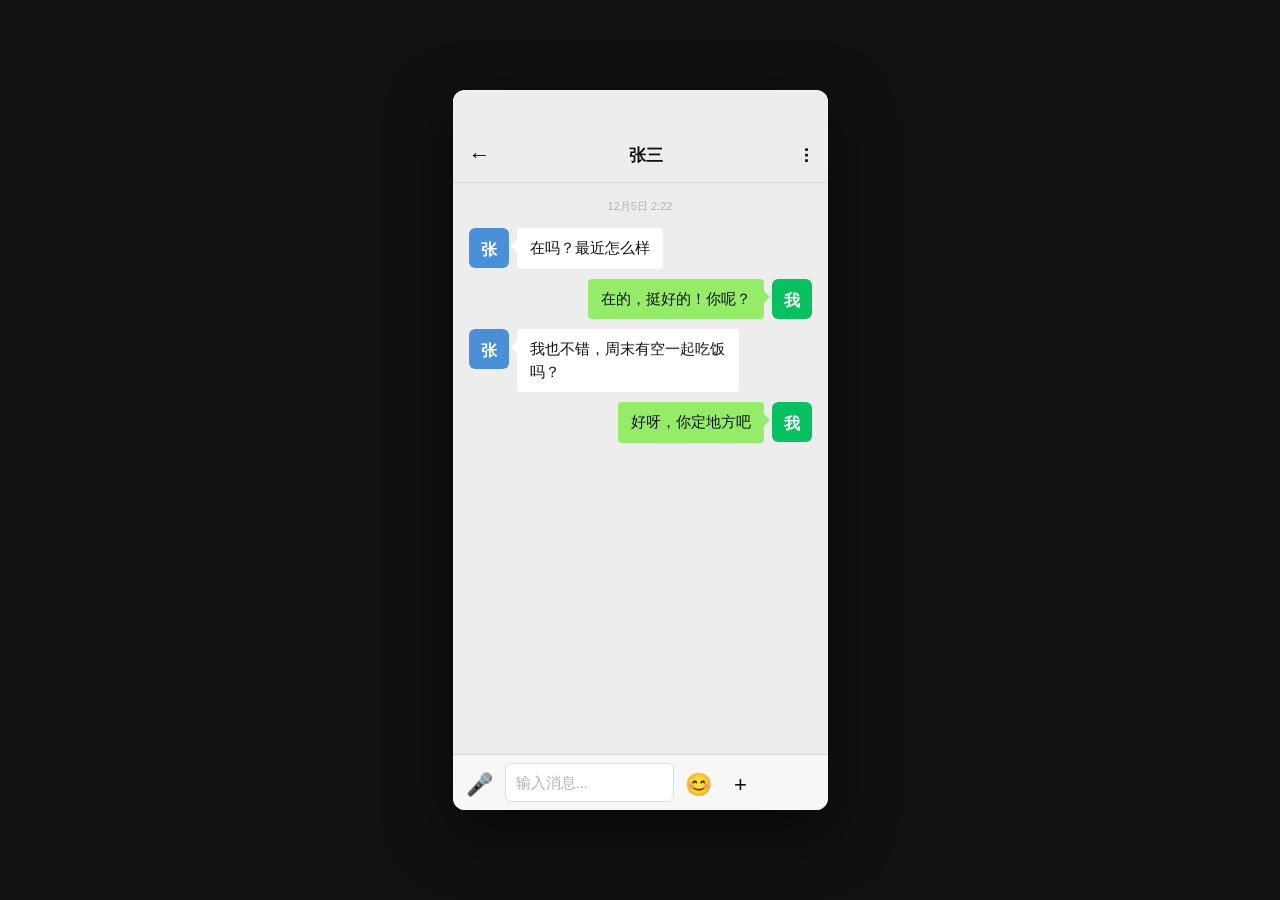
<file: aaa1/chat.html>
<!DOCTYPE html>
<html lang="zh-CN">
<head>
<meta charset="UTF-8">
<meta name="viewport" content="width=device-width, initial-scale=1.0, maximum-scale=1.0, user-scalable=no">
<title>WeChat Chat</title>
<style>
  * { margin: 0; padding: 0; box-sizing: border-box; }

  :root {
    --wechat-green: #07C160;
    --nav-bg: #EDEDED;
    --chat-bg: #EDEDED;
    --bubble-self: #95EC69;
    --bubble-other: #FFFFFF;
    --text-primary: #111;
    --text-secondary: #888;
    --border: #D9D9D9;
    --input-bg: #F7F7F7;
  }

  body {
    font-family: -apple-system, BlinkMacSystemFont, "Helvetica Neue", "PingFang SC", "Microsoft YaHei", sans-serif;
    background: #111;
    display: flex;
    justify-content: center;
    align-items: center;
    min-height: 100vh;
    color: var(--text-primary);
    -webkit-font-smoothing: antialiased;
  }

  .phone {
    width: 375px;
    height: 720px;
    background: var(--chat-bg);
    border-radius: 12px;
    overflow: hidden;
    display: flex;
    flex-direction: column;
    box-shadow: 0 20px 60px rgba(0,0,0,.5);
  }

  /* ===== Nav Bar ===== */
  .nav {
    background: var(--nav-bg);
    padding: 48px 16px 10px;
    display: flex;
    align-items: center;
    border-bottom: 0.5px solid var(--border);
    flex-shrink: 0;
  }
  .nav-back {
    font-size: 22px;
    color: var(--text-primary);
    cursor: pointer;
    padding: 4px 8px 4px 0;
    user-select: none;
  }
  .nav-title {
    flex: 1;
    text-align: center;
    font-size: 17px;
    font-weight: 600;
  }
  .nav-more {
    font-size: 22px;
    color: var(--text-primary);
    cursor: pointer;
    padding: 4px 0 4px 8px;
    user-select: none;
  }

  /* ===== Chat Area ===== */
  .chat-area {
    flex: 1;
    overflow-y: auto;
    padding: 12px 16px;
    display: flex;
    flex-direction: column;
    gap: 10px;
    scroll-behavior: smooth;
    -webkit-overflow-scrolling: touch;
  }
  .chat-area::-webkit-scrollbar { width: 0; }

  /* ===== Time Divider ===== */
  .time-label {
    text-align: center;
    font-size: 11px;
    color: #B2B2B2;
    padding: 4px 0;
    user-select: none;
  }

  /* ===== Message Row ===== */
  .msg-row {
    display: flex;
    align-items: flex-start;
    gap: 8px;
    max-width: 100%;
    animation: msgIn .25s ease-out;
  }
  @keyframes msgIn {
    from { opacity: 0; transform: translateY(8px); }
    to   { opacity: 1; transform: translateY(0); }
  }
  .msg-row.self { flex-direction: row-reverse; }

  /* ===== Avatar ===== */
  .avatar {
    width: 40px;
    height: 40px;
    border-radius: 6px;
    flex-shrink: 0;
    object-fit: cover;
    background: #ccc;
  }

  /* ===== Bubble ===== */
  .bubble {
    max-width: 65%;
    padding: 9px 13px;
    border-radius: 4px;
    font-size: 15px;
    line-height: 1.5;
    position: relative;
    word-break: break-word;
    white-space: pre-wrap;
  }
  /* other: white bubble with left triangle */
  .msg-row:not(.self) .bubble {
    background: var(--bubble-other);
  }
  .msg-row:not(.self) .bubble::before {
    content: "";
    position: absolute;
    left: -6px;
    top: 12px;
    border: 6px solid transparent;
    border-right-color: var(--bubble-other);
    border-left: 0;
  }
  /* self: green bubble with right triangle */
  .msg-row.self .bubble {
    background: var(--bubble-self);
  }
  .msg-row.self .bubble::before {
    content: "";
    position: absolute;
    right: -6px;
    top: 12px;
    border: 6px solid transparent;
    border-left-color: var(--bubble-self);
    border-right: 0;
  }

  /* ===== Typing Indicator ===== */
  .typing-indicator span {
    display: inline-block;
    width: 7px; height: 7px;
    background: #999;
    border-radius: 50%;
    margin: 0 1.5px;
    animation: bounce 1.2s infinite;
  }
  .typing-indicator span:nth-child(2) { animation-delay: .15s; }
  .typing-indicator span:nth-child(3) { animation-delay: .3s; }
  @keyframes bounce {
    0%, 60%, 100% { transform: translateY(0); }
    30% { transform: translateY(-6px); }
  }

  /* ===== Input Bar ===== */
  .input-bar {
    background: var(--input-bg);
    border-top: 0.5px solid var(--border);
    padding: 8px 10px;
    display: flex;
    align-items: flex-end;
    gap: 8px;
    flex-shrink: 0;
  }
  .input-bar button {
    width: 34px; height: 34px;
    border: none;
    background: transparent;
    font-size: 22px;
    color: var(--text-primary);
    cursor: pointer;
    flex-shrink: 0;
    border-radius: 4px;
    display: flex;
    align-items: center;
    justify-content: center;
    transition: background .15s;
  }
  .input-bar button:hover { background: #e0e0e0; }

  .input-wrap {
    flex: 1;
    background: #fff;
    border-radius: 6px;
    border: 0.5px solid #ddd;
    padding: 8px 10px;
    font-size: 15px;
    line-height: 1.4;
    max-height: 100px;
    overflow-y: auto;
    outline: none;
    white-space: pre-wrap;
    word-break: break-word;
    -webkit-user-modify: plain-text;
  }
  .input-wrap[contenteditable]:empty::before {
    content: attr(data-placeholder);
    color: #B2B2B2;
    pointer-events: none;
  }

  .send-btn {
    width: auto !important;
    padding: 0 12px !important;
    font-size: 14px !important;
    color: #fff !important;
    background: var(--wechat-green) !important;
    border-radius: 6px !important;
    height: 34px;
    font-weight: 500;
  }
  .send-btn:hover { background: #06ad56 !important; }
  .send-btn.hide { opacity: 0; pointer-events: none; }

  /* ===== Voice / Add icons (decorative) ===== */
  .icon-btn { position: relative; }

  /* ===== Mobile responsive ===== */
  @media (max-width: 420px) {
    body { background: var(--chat-bg); }
    .phone { width: 100vw; height: 100vh; border-radius: 0; box-shadow: none; }
  }
</style>
</head>
<body>

<div class="phone">
  <!-- Nav -->
  <div class="nav">
    <span class="nav-back">&#x2190;</span>
    <span class="nav-title" id="contactName">张三</span>
    <span class="nav-more">&#8942;</span>
  </div>

  <!-- Chat Messages -->
  <div class="chat-area" id="chatArea"></div>

  <!-- Input -->
  <div class="input-bar">
    <button class="icon-btn" title="语音">&#x1f3a4;</button>
    <div class="input-wrap" contenteditable="true" id="inputBox" data-placeholder="输入消息..."></div>
    <button class="icon-btn" title="表情">&#x1f60a;</button>
    <button class="icon-btn" title="更多">+</button>
    <button class="send-btn hide" id="sendBtn">发送</button>
  </div>
</div>

<script>
const $ = (s) => document.querySelector(s);

const chatArea = $('#chatArea');
const inputBox = $('#inputBox');
const sendBtn  = $('#sendBtn');

// ===== SVG avatars =====
const SELF_AVATAR = createAvatarSVG('#07C160', '我');
const OTHER_AVATAR = createAvatarSVG('#4A90D9', '张');

function createAvatarSVG(bg, letter) {
  const svg = `<svg xmlns="http://www.w3.org/2000/svg" width="40" height="40"><rect width="40" height="40" rx="6" fill="${bg}"/><text x="20" y="27" text-anchor="middle" fill="#fff" font-size="16" font-family="sans-serif" font-weight="600">${letter}</text></svg>`;
  return 'data:image/svg+xml,' + encodeURIComponent(svg);
}

// ===== Auto-replies =====
const REPLIES = [
  '好的，收到！',
  '哈哈，没问题',
  '在呢，怎么了？',
  '我知道了，稍等一下',
  '真的吗？太好了！',
  '嗯嗯，了解了',
  '下次一起吃饭吧',
  '好的好的',
  '我看看',
  '明白了，我这就去办',
  '你说得对',
  '行，没问题',
];

// ===== Core Functions =====
function scrollBottom() {
  requestAnimationFrame(() => chatArea.scrollTop = chatArea.scrollHeight);
}

function addTimeLabel(text) {
  const el = document.createElement('div');
  el.className = 'time-label';
  el.textContent = text;
  chatArea.appendChild(el);
  return el;
}

function addMessage(text, isSelf) {
  const row = document.createElement('div');
  row.className = 'msg-row' + (isSelf ? ' self' : '');

  const avatar = document.createElement('img');
  avatar.className = 'avatar';
  avatar.src = isSelf ? SELF_AVATAR : OTHER_AVATAR;
  avatar.alt = isSelf ? 'me' : 'other';

  const bubble = document.createElement('div');
  bubble.className = 'bubble';
  bubble.textContent = text;

  row.appendChild(avatar);
  row.appendChild(bubble);
  chatArea.appendChild(row);
  scrollBottom();
  return bubble;
}

function showTyping() {
  const row = document.createElement('div');
  row.className = 'msg-row typing-row';

  const avatar = document.createElement('img');
  avatar.className = 'avatar';
  avatar.src = OTHER_AVATAR;

  const bubble = document.createElement('div');
  bubble.className = 'bubble';
  bubble.innerHTML = '<span class="typing-indicator"><span></span><span></span><span></span></span>';

  row.appendChild(avatar);
  row.appendChild(bubble);
  chatArea.appendChild(row);
  scrollBottom();
  return row;
}

function removeTyping(row) {
  if (row && row.parentNode) row.parentNode.removeChild(row);
}

function sendMessage() {
  const text = inputBox.textContent.trim();
  if (!text) return;

  addMessage(text, true);
  inputBox.textContent = '';
  sendBtn.classList.add('hide');

  // Simulate reply
  const typingRow = showTyping();
  const delay = 800 + Math.random() * 1500;
  setTimeout(() => {
    removeTyping(typingRow);
    const reply = REPLIES[Math.floor(Math.random() * REPLIES.length)];
    addMessage(reply, false);
  }, delay);
}

// ===== Input Events =====
inputBox.addEventListener('input', () => {
  const hasText = inputBox.textContent.trim().length > 0;
  sendBtn.classList.toggle('hide', !hasText);
});

inputBox.addEventListener('keydown', (e) => {
  if (e.key === 'Enter' && !e.shiftKey) {
    e.preventDefault();
    sendMessage();
  }
});

sendBtn.addEventListener('click', sendMessage);

// ===== Initial Messages =====
(function initChat() {
  const now = new Date();
  const pad = (n) => String(n).padStart(2, '0');
  const timeStr = `${now.getHours()}:${pad(now.getMinutes())}`;

  addTimeLabel(`${now.getMonth()+1}月${now.getDate()}日 ${timeStr}`);

  const initMsgs = [
    { text: '在吗？最近怎么样', self: false },
    { text: '在的，挺好的！你呢？', self: true },
    { text: '我也不错，周末有空一起吃饭吗？', self: false },
    { text: '好呀，你定地方吧', self: true },
  ];

  initMsgs.forEach((m, i) => {
    setTimeout(() => addMessage(m.text, m.self), i * 120);
  });
})();
</script>
</body>
</html>
</file>
<file: styles.css>
/* CSS变量定义 - 浅色主题 */
:root {
    --bg-primary: #f5f5f5;
    --bg-secondary: #ffffff;
    --text-primary: #333333;
    --text-secondary: #666666;
    --border-color: #ddd;
    --btn-bg: #e9ecef;
    --btn-hover: #dee2e6;
    --btn-active: #ced4da;
    --btn-num-bg: #ffffff;
    --btn-op-bg: #4a90d9;
    --btn-op-text: #ffffff;
    --btn-sci-bg: #6c757d;
    --btn-sci-text: #ffffff;
    --btn-equals-bg: #28a745;
    --btn-equals-text: #ffffff;
    --btn-clear-bg: #dc3545;
    --btn-clear-text: #ffffff;
    --accent-color: #4a90d9;
    --shadow: 0 2px 10px rgba(0, 0, 0, 0.1);
    --history-bg: #ffffff;
    --plotter-bg: #ffffff;
    --canvas-bg: #ffffff;
    --canvas-grid: #e0e0e0;
    --canvas-axis: #999999;
    --error-color: #dc3545;
}

/* 深色主题 */
[data-theme="dark"] {
    --bg-primary: #1a1a2e;
    --bg-secondary: #16213e;
    --text-primary: #eaeaea;
    --text-secondary: #a0a0a0;
    --border-color: #444;
    --btn-bg: #2d3748;
    --btn-hover: #3d4659;
    --btn-active: #4d5569;
    --btn-num-bg: #1e2a4a;
    --btn-op-bg: #5a8fE8;
    --btn-op-text: #ffffff;
    --btn-sci-bg: #718096;
    --btn-sci-text: #ffffff;
    --btn-equals-bg: #38a169;
    --btn-equals-text: #ffffff;
    --btn-clear-bg: #e53e3e;
    --btn-clear-text: #ffffff;
    --accent-color: #5a8fE8;
    --shadow: 0 2px 10px rgba(0, 0, 0, 0.3);
    --history-bg: #16213e;
    --plotter-bg: #1a1a2e;
    --canvas-bg: #0f1419;
    --canvas-grid: #2a2a3a;
    --canvas-axis: #666666;
    --error-color: #fc8181;
}

/* 复古主题 */
[data-theme="retro"] {
    --bg-primary: #9db48c;
    --bg-secondary: #c4d4b5;
    --text-primary: #2d3436;
    --text-secondary: #636e72;
    --border-color: #2d3436;
    --btn-bg: #dfe6e4;
    --btn-hover: #b2bec3;
    --btn-active: #636e72;
    --btn-num-bg: #dfe6e4;
    --btn-op-bg: #2d3436;
    --btn-op-text: #74b9ff;
    --btn-sci-bg: #2d3436;
    --btn-sci-text: #fdcb6e;
    --btn-equals-bg: #00b894;
    --btn-equals-text: #ffffff;
    --btn-clear-bg: #d63031;
    --btn-clear-text: #ffffff;
    --accent-color: #2d3436;
    --shadow: 4px 4px 0px #2d3436;
    --history-bg: #c4d4b5;
    --plotter-bg: #9db48c;
    --canvas-bg: #f9f9f9;
    --canvas-grid: #2d3436;
    --canvas-axis: #2d3436;
    --error-color: #d63031;
}

* {
    margin: 0;
    padding: 0;
    box-sizing: border-box;
}

body {
    font-family: 'Segoe UI', Tahoma, Geneva, Verdana, sans-serif;
    background: var(--bg-primary);
    color: var(--text-primary);
    min-height: 100vh;
    transition: background 0.3s, color 0.3s;
}

.app-container {
    max-width: 1400px;
    margin: 0 auto;
    padding: 20px;
    display: grid;
    grid-template-columns: 1fr;
    gap: 20px;
}

@media (min-width: 1024px) {
    .app-container {
        grid-template-columns: 1fr 1fr;
    }

    .plotter-panel {
        grid-column: 1 / -1;
    }

    .calculator-panel {
        grid-column: 1;
    }

    .history-panel {
        grid-column: 2;
        grid-row: 1;
    }
}

/* 计算器面板 */
.calculator-panel {
    background: var(--bg-secondary);
    border-radius: 15px;
    box-shadow: var(--shadow);
    padding: 20px;
    transition: all 0.3s;
}

.calculator-header {
    display: flex;
    justify-content: space-between;
    align-items: center;
    margin-bottom: 20px;
}

.calculator-header h1 {
    font-size: 1.5rem;
    color: var(--text-primary);
}

.theme-selector {
    display: flex;
    gap: 10px;
}

.theme-btn {
    width: 40px;
    height: 40px;
    border: 2px solid var(--border-color);
    background: var(--btn-bg);
    border-radius: 8px;
    cursor: pointer;
    font-size: 1.2rem;
    transition: all 0.2s;
}

.theme-btn:hover {
    background: var(--btn-hover);
    transform: scale(1.1);
}

.theme-btn.active {
    border-color: var(--accent-color);
    box-shadow: 0 0 10px var(--accent-color);
}

/* 显示屏 */
.display {
    background: var(--bg-primary);
    border: 2px solid var(--border-color);
    border-radius: 10px;
    padding: 20px;
    margin-bottom: 20px;
    min-height: 100px;
    display: flex;
    flex-direction: column;
    justify-content: flex-end;
    box-shadow: inset 0 2px 5px rgba(0, 0, 0, 0.05);
}

.expression {
    font-size: 1rem;
    color: var(--text-secondary);
    min-height: 24px;
    word-wrap: break-word;
    margin-bottom: 5px;
}

.result {
    font-size: 2rem;
    color: var(--text-primary);
    font-weight: bold;
    word-wrap: break-word;
    min-height: 40px;
}

.error-message {
    color: var(--error-color);
    font-size: 0.9rem;
    min-height: 20px;
    margin-top: 5px;
}

/* 键盘 */
.keypad {
    display: flex;
    flex-direction: column;
    gap: 10px;
}

.scientific-keys {
    display: grid;
    grid-template-columns: repeat(4, 1fr);
    gap: 8px;
}

.basic-keys {
    display: grid;
    grid-template-columns: repeat(4, 1fr);
    gap: 8px;
}

.btn {
    padding: 15px;
    font-size: 1.1rem;
    border: 2px solid var(--border-color);
    border-radius: 10px;
    cursor: pointer;
    transition: all 0.15s;
    font-weight: 600;
    user-select: none;
    min-height: 50px;
    display: flex;
    align-items: center;
    justify-content: center;
    background: var(--btn-bg);
    color: var(--text-primary);
    box-shadow: 0 2px 5px rgba(0, 0, 0, 0.1);
}

.btn:hover {
    background: var(--btn-hover);
    transform: translateY(-2px);
    box-shadow: 0 4px 8px rgba(0, 0, 0, 0.15);
}

.btn:active {
    background: var(--btn-active);
    transform: translateY(0);
    box-shadow: 0 1px 3px rgba(0, 0, 0, 0.1);
}

.btn-num {
    background: var(--btn-num-bg);
    font-size: 1.3rem;
}

.btn-op {
    background: var(--btn-op-bg);
    color: var(--btn-op-text);
    font-size: 1.3rem;
}

.btn-sci {
    background: var(--btn-sci-bg);
    color: var(--btn-sci-text);
    font-size: 1rem;
}

.btn-equals {
    background: var(--btn-equals-bg);
    color: var(--btn-equals-text);
    grid-column: span 2;
    font-size: 1.5rem;
}

.btn-clear {
    background: var(--btn-clear-bg);
    color: var(--btn-clear-text);
}

/* 历史记录切换按钮 */
.toggle-history {
    width: 100%;
    margin-top: 15px;
    padding: 12px;
    background: var(--btn-bg);
    border: 2px solid var(--border-color);
    border-radius: 10px;
    color: var(--text-primary);
    font-size: 1rem;
    cursor: pointer;
    transition: all 0.2s;
    display: flex;
    align-items: center;
    justify-content: center;
    gap: 8px;
}

.toggle-history:hover {
    background: var(--btn-hover);
}

.toggle-history.active {
    background: var(--accent-color);
    color: var(--btn-equals-text);
}

/* 历史记录面板 */
.history-panel {
    background: var(--history-bg);
    border-radius: 15px;
    box-shadow: var(--shadow);
    padding: 20px;
    max-height: 600px;
    overflow: hidden;
    display: flex;
    flex-direction: column;
    transition: all 0.3s;
}

.history-panel.hidden {
    display: none;
}

.history-header {
    display: flex;
    justify-content: space-between;
    align-items: center;
    margin-bottom: 15px;
    padding-bottom: 10px;
    border-bottom: 2px solid var(--border-color);
}

.history-header h2 {
    font-size: 1.2rem;
    color: var(--text-primary);
}

.btn-clear-history {
    padding: 8px 15px;
    background: var(--btn-clear-bg);
    color: var(--btn-clear-text);
    border: none;
    border-radius: 5px;
    cursor: pointer;
    font-size: 0.9rem;
    transition: all 0.2s;
}

.btn-clear-history:hover {
    opacity: 0.8;
}

.history-list {
    flex: 1;
    overflow-y: auto;
    display: flex;
    flex-direction: column;
    gap: 10px;
}

/* 自定义滚动条 */
.history-list::-webkit-scrollbar {
    width: 8px;
}

.history-list::-webkit-scrollbar-track {
    background: var(--bg-primary);
    border-radius: 4px;
}

.history-list::-webkit-scrollbar-thumb {
    background: var(--border-color);
    border-radius: 4px;
}

.history-list::-webkit-scrollbar-thumb:hover {
    background: var(--btn-active);
}

.history-item {
    background: var(--bg-primary);
    border: 1px solid var(--border-color);
    border-radius: 8px;
    padding: 12px;
    cursor: pointer;
    transition: all 0.2s;
}

.history-item:hover {
    background: var(--btn-hover);
    transform: translateX(5px);
}

.history-expression {
    font-size: 0.9rem;
    color: var(--text-secondary);
    margin-bottom: 5px;
}

.history-result {
    font-size: 1.1rem;
    color: var(--accent-color);
    font-weight: bold;
}

.history-time {
    font-size: 0.75rem;
    color: var(--text-secondary);
    margin-top: 5px;
}

.empty-history {
    text-align: center;
    color: var(--text-secondary);
    padding: 40px 20px;
    font-style: italic;
}

/* 函数绘图面板 */
.plotter-panel {
    background: var(--plotter-bg);
    border-radius: 15px;
    box-shadow: var(--shadow);
    padding: 20px;
    transition: all 0.3s;
}

.plotter-header {
    margin-bottom: 15px;
}

.plotter-header h2 {
    font-size: 1.2rem;
    color: var(--text-primary);
}

.plotter-controls {
    display: flex;
    flex-wrap: wrap;
    gap: 10px;
    margin-bottom: 15px;
    align-items: center;
}

#function-input {
    flex: 1;
    min-width: 200px;
    padding: 10px 15px;
    font-size: 1rem;
    border: 2px solid var(--border-color);
    border-radius: 8px;
    background: var(--bg-secondary);
    color: var(--text-primary);
    transition: border-color 0.2s;
}

#function-input:focus {
    outline: none;
    border-color: var(--accent-color);
}

.btn-plot {
    padding: 10px 20px;
    background: var(--accent-color);
    color: var(--btn-equals-text);
    border: none;
    border-radius: 8px;
    cursor: pointer;
    font-size: 1rem;
    transition: all 0.2s;
}

.btn-plot:hover {
    opacity: 0.9;
}

.zoom-controls {
    display: flex;
    gap: 5px;
}

.btn-zoom {
    width: 35px;
    height: 35px;
    background: var(--btn-bg);
    border: 2px solid var(--border-color);
    border-radius: 5px;
    cursor: pointer;
    font-size: 1rem;
    display: flex;
    align-items: center;
    justify-content: center;
    transition: all 0.2s;
}

.btn-zoom:hover {
    background: var(--btn-hover);
}

.canvas-container {
    background: var(--canvas-bg);
    border: 2px solid var(--border-color);
    border-radius: 10px;
    overflow: hidden;
    box-shadow: inset 0 2px 10px rgba(0, 0, 0, 0.05);
}

#plotter-canvas {
    display: block;
    width: 100%;
    height: auto;
    cursor: crosshair;
}

.plotter-info {
    margin-top: 15px;
    padding: 15px;
    background: var(--bg-primary);
    border-radius: 8px;
    text-align: center;
}

.plotter-info p {
    margin: 5px 0;
    color: var(--text-secondary);
    font-size: 0.9rem;
}

/* 响应式设计 */
@media (max-width: 768px) {
    .app-container {
        padding: 10px;
    }

    .calculator-panel,
    .history-panel,
    .plotter-panel {
        padding: 15px;
    }

    .calculator-header h1 {
        font-size: 1.2rem;
    }

    .result {
        font-size: 1.5rem;
    }

    .scientific-keys {
        grid-template-columns: repeat(4, 1fr);
    }

    .btn {
        padding: 12px;
        font-size: 1rem;
        min-height: 45px;
    }

    .btn-sci {
        font-size: 0.85rem;
    }
}

@media (max-width: 480px) {
    .scientific-keys {
        grid-template-columns: repeat(4, 1fr);
    }

    .btn {
        padding: 10px;
        font-size: 0.9rem;
        min-height: 40px;
    }

    .calculator-header h1 {
        font-size: 1rem;
    }

    .theme-btn {
        width: 35px;
        height: 35px;
        font-size: 1rem;
    }
}

/* 动画 */
@keyframes fadeIn {
    from { opacity: 0; transform: translateY(-10px); }
    to { opacity: 1; transform: translateY(0); }
}

.history-item {
    animation: fadeIn 0.2s ease-out;
}

@keyframes pulse {
    0%, 100% { opacity: 1; }
    50% { opacity: 0.5; }
}

.display.error .result {
    animation: pulse 0.5s ease-in-out 3;
    color: var(--error-color);
}
</file>
<file: 8a1/styles.css>
* {
  margin: 0;
  padding: 0;
  box-sizing: border-box;
}

body {
  font-family: -apple-system, BlinkMacSystemFont, 'Segoe UI', Roboto, sans-serif;
  background: #0f0f1a;
  min-height: 100vh;
}

/* ── Notification Container ─────────────────────────────────── */
#notification-container {
  position: fixed;
  top: 20px;
  right: 20px;
  display: flex;
  flex-direction: column;
  gap: 12px;
  z-index: 9999;
  pointer-events: none;
  max-height: calc(100vh - 40px);
  overflow: visible;
}

/* ── Notification Card ──────────────────────────────────────── */
.notification {
  pointer-events: auto;
  display: flex;
  align-items: flex-start;
  gap: 12px;
  min-width: 340px;
  max-width: 420px;
  padding: 16px 18px;
  border-radius: 12px;
  backdrop-filter: blur(16px);
  border: 1px solid rgba(255, 255, 255, 0.1);
  box-shadow: 0 8px 32px rgba(0, 0, 0, 0.3);
  cursor: pointer;
  position: relative;
  overflow: hidden;
  user-select: none;
  transform: translateX(120%);
  opacity: 0;

  /* Slide-in animation */
  animation: slide-in 0.45s cubic-bezier(0.16, 1, 0.3, 1) forwards;
}

/* Stagger entrance for simultaneous notifications */
.notification.stagger {
  animation: slide-in 0.45s cubic-bezier(0.16, 1, 0.3, 1) forwards;
  animation-delay: var(--stagger-delay, 0s);
}

/* ── Progress Bar ───────────────────────────────────────────── */
.notification .progress-bar {
  position: absolute;
  bottom: 0;
  left: 0;
  height: 3px;
  border-radius: 0 0 12px 12px;
  animation: progress-shrink var(--duration, 4s) linear forwards;
  animation-delay: var(--stagger-delay, 0s);
}

/* ── Icon ───────────────────────────────────────────────────── */
.notification .icon {
  flex-shrink: 0;
  width: 24px;
  height: 24px;
  display: flex;
  align-items: center;
  justify-content: center;
  font-size: 16px;
  margin-top: 1px;
}

/* ── Content ────────────────────────────────────────────────── */
.notification .content {
  flex: 1;
  min-width: 0;
}

.notification .title {
  font-weight: 600;
  font-size: 14px;
  color: #fff;
  margin-bottom: 3px;
}

.notification .message {
  font-size: 13px;
  color: rgba(255, 255, 255, 0.75);
  line-height: 1.4;
}

/* ── Close Button ───────────────────────────────────────────── */
.notification .close {
  flex-shrink: 0;
  width: 22px;
  height: 22px;
  border-radius: 50%;
  background: rgba(255, 255, 255, 0.1);
  border: none;
  color: rgba(255, 255, 255, 0.5);
  font-size: 12px;
  cursor: pointer;
  display: flex;
  align-items: center;
  justify-content: center;
  transition: all 0.2s;
  line-height: 1;
  padding: 0;
}

.notification .close:hover {
  background: rgba(255, 255, 255, 0.2);
  color: #fff;
}

/* ── Priority Badge ─────────────────────────────────────────── */
.notification .priority-badge {
  position: absolute;
  top: 8px;
  right: 14px;
  font-size: 9px;
  font-weight: 700;
  letter-spacing: 0.5px;
  text-transform: uppercase;
  padding: 2px 6px;
  border-radius: 4px;
}

/* ── Type Themes ────────────────────────────────────────────── */
.notification.success {
  background: rgba(34, 197, 94, 0.15);
  border-color: rgba(34, 197, 94, 0.3);
}
.notification.success .icon        { color: #22c55e; }
.notification.success .progress-bar { background: rgba(34, 197, 94, 0.6); }

.notification.error {
  background: rgba(239, 68, 68, 0.15);
  border-color: rgba(239, 68, 68, 0.3);
}
.notification.error .icon        { color: #ef4444; }
.notification.error .progress-bar { background: rgba(239, 68, 68, 0.6); }

.notification.info {
  background: rgba(59, 130, 246, 0.15);
  border-color: rgba(59, 130, 246, 0.3);
}
.notification.info .icon        { color: #3b82f6; }
.notification.info .progress-bar { background: rgba(59, 130, 246, 0.6); }

.notification.warning {
  background: rgba(245, 158, 11, 0.15);
  border-color: rgba(245, 158, 11, 0.3);
}
.notification.warning .icon        { color: #f59e0b; }
.notification.warning .progress-bar { background: rgba(245, 158, 11, 0.6); }

/* Priority badge colors */
.notification .priority-badge.high   { background: rgba(239, 68, 68, 0.25); color: #f87171; }
.notification .priority-badge.medium { background: rgba(245, 158, 11, 0.25); color: #fbbf24; }
.notification .priority-badge.low    { background: rgba(107, 114, 128, 0.25); color: #9ca3af; }

/* ── Animations ─────────────────────────────────────────────── */
@keyframes slide-in {
  0%   { transform: translateX(120%); opacity: 0; }
  100% { transform: translateX(0);     opacity: 1; }
}

@keyframes slide-out {
  0%   { transform: translateX(0);     opacity: 1; max-height: 120px; margin-bottom: 0; }
  50%  { transform: translateX(40%);   opacity: 0; }
  100% { transform: translateX(120%);  opacity: 0; max-height: 0; padding: 0 18px; margin-bottom: -12px; }
}

@keyframes progress-shrink {
  0%   { width: 100%; }
  100% { width: 0%; }
}

/* ── Demo Panel ─────────────────────────────────────────────── */
.demo-panel {
  position: absolute;
  top: 50%;
  left: 50%;
  transform: translate(-50%, -50%);
  background: rgba(255, 255, 255, 0.05);
  backdrop-filter: blur(12px);
  border: 1px solid rgba(255, 255, 255, 0.1);
  border-radius: 16px;
  padding: 40px;
  text-align: center;
  color: #fff;
}

.demo-panel h2 {
  font-size: 22px;
  font-weight: 600;
  margin-bottom: 28px;
  color: rgba(255, 255, 255, 0.9);
}

.button-group {
  display: flex;
  flex-wrap: wrap;
  gap: 10px;
  justify-content: center;
  max-width: 540px;
}

.button-group button {
  padding: 10px 18px;
  border-radius: 8px;
  border: 1px solid rgba(255, 255, 255, 0.15);
  background: rgba(255, 255, 255, 0.06);
  color: #ddd;
  font-size: 13px;
  cursor: pointer;
  transition: all 0.2s;
}

.button-group button:hover {
  background: rgba(255, 255, 255, 0.12);
  border-color: rgba(255, 255, 255, 0.3);
  color: #fff;
  transform: translateY(-1px);
}

.stats {
  margin-top: 24px;
  font-size: 13px;
  color: rgba(255, 255, 255, 0.45);
}

.stats span {
  color: rgba(255, 255, 255, 0.8);
  font-weight: 600;
}
</file>
